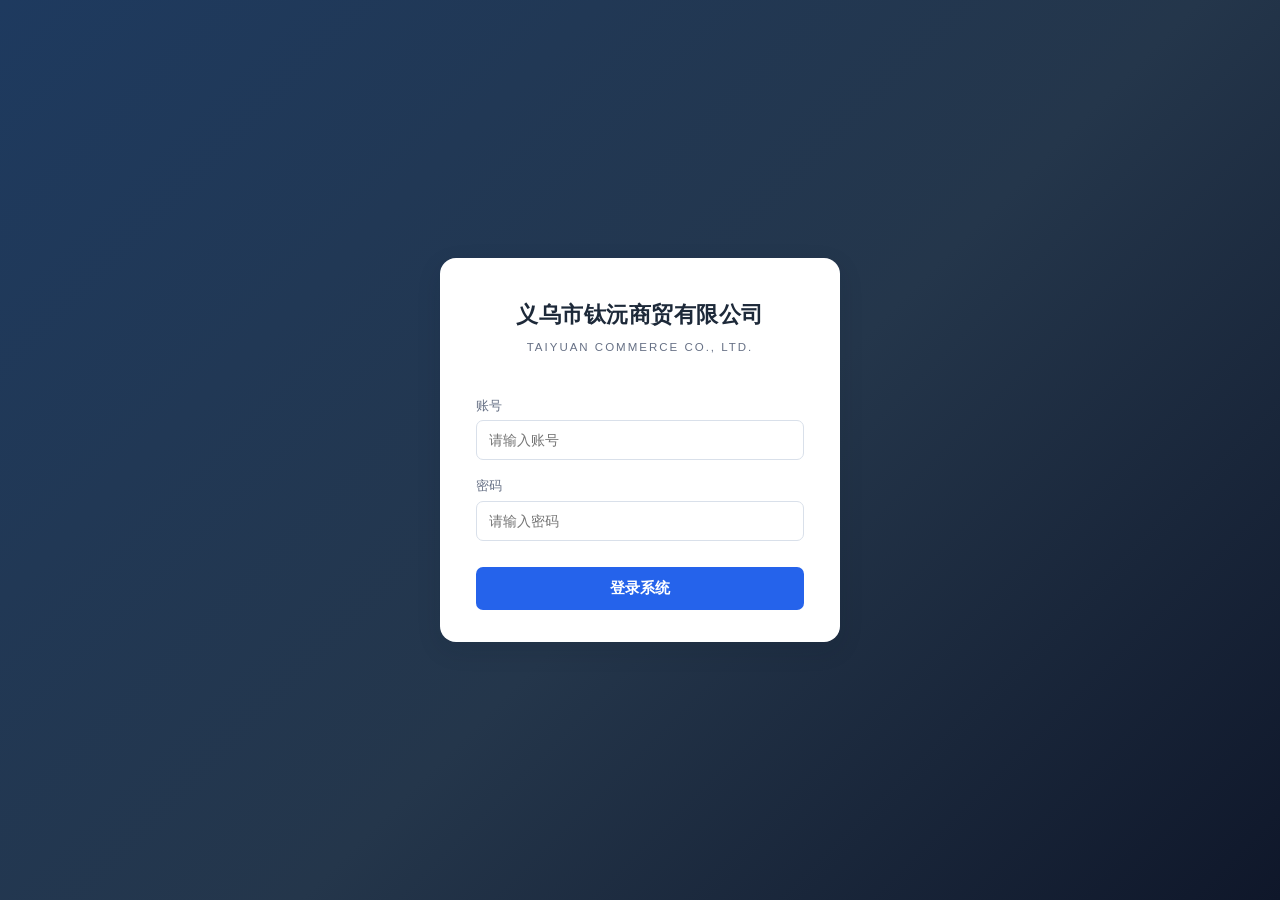
<file: index.html>
<!DOCTYPE html>
<html lang="zh-CN">
<head>
    <meta charset="UTF-8">
    <meta name="viewport" content="width=device-width, initial-scale=1.0">
    <!-- 强制所有设备每次打开都拉取最新代码：JS/CSS 引用带版本参数，旧缓存命中时版本不匹配会重新下载 -->
    <title>义乌市钛沅商贸有限公司 ERP 系统</title>
    <link rel="stylesheet" href="css/style.css?v=20260922b">
    <!-- 网页小图示：钛沅 TY 品牌标志（favicon.ico 兼容旧浏览器，PNG 供现代浏览器取高解析度，apple-touch-icon 供 iOS 加入主画面） -->
    <link rel="icon" href="favicon.ico?v=20260922b" sizes="any">
    <link rel="icon" type="image/png" sizes="32x32" href="favicon-32x32.png?v=20260922b">
    <link rel="icon" type="image/png" sizes="16x16" href="favicon-16x16.png?v=20260922b">
    <link rel="apple-touch-icon" sizes="180x180" href="apple-touch-icon.png?v=20260922b">
</head>
<body>
    <div id="app"></div>
    <div class="toast-wrap" id="toastWrap"></div>
    <script src="js/store.js?v=20260922b"></script>
    <script src="js/app.js?v=20260922b"></script>
    <script src="js/pages-daily.js?v=20260922b"></script>
    <script src="js/pages-finance.js?v=20260922b"></script>
    <script src="js/pages-master.js?v=20260922b"></script>
    <script src="js/pages-system.js?v=20260922b"></script>
    <script src="js/pages-attendance.js?v=20260922b"></script>
    <script src="js/pages-bookkeeping.js?v=20260922b"></script>
    <script src="js/pages-quotation.js?v=20260922b"></script>
    <script src="js/sync.js?v=20260922b"></script>
</body>
</html>
</file>
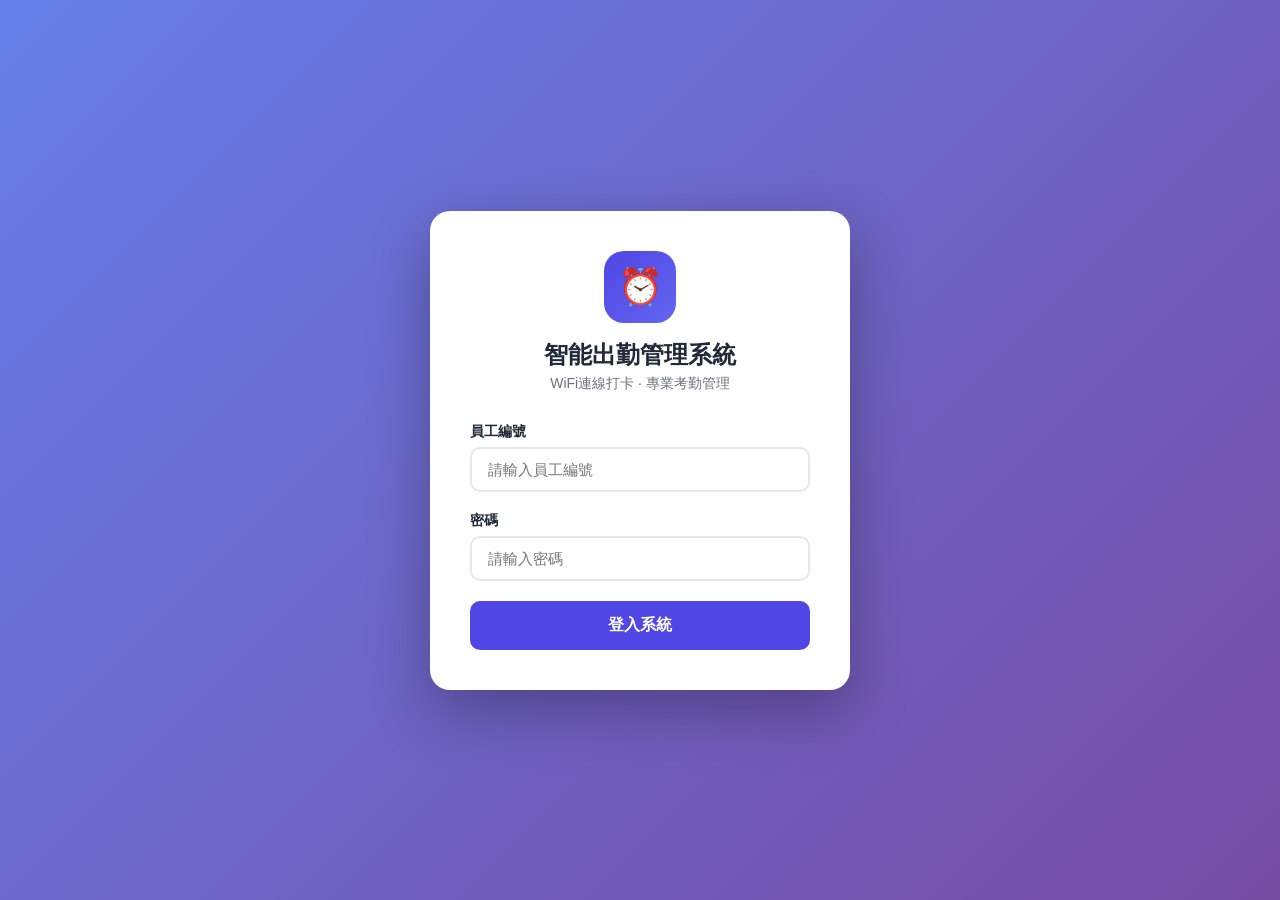
<file: attendance/index.html>
<!DOCTYPE html>
<html lang="zh-TW">
<head>
  <meta charset="UTF-8">
  <meta name="viewport" content="width=device-width, initial-scale=1.0">
  <meta name="description" content="專業WiFi打卡出勤管理系統，支援IP白名單驗證、即時打卡、考勤記錄與統計分析">
  <!-- v2.12：防止手機瀏覽器快取舊版 HTML — 這是手機同步失敗的最大根因 -->
  <meta http-equiv="Cache-Control" content="no-cache, no-store, must-revalidate">
  <meta http-equiv="Pragma" content="no-cache">
  <meta http-equiv="Expires" content="0">
  <link rel="icon" href="data:image/svg+xml,<svg xmlns='http://www.w3.org/2000/svg' viewBox='0 0 100 100'><text y='.9em' font-size='90'>⏰</text></svg>">
  <title>智能出勤管理系統 | WiFi打卡</title>
  <style>
    * { margin: 0; padding: 0; box-sizing: border-box; }
    :root {
      --primary: #4f46e5; --primary-dark: #4338ca; --primary-light: #6366f1;
      --success: #10b981; --success-dark: #059669; --danger: #ef4444; --warning: #f59e0b;
      --bg: #f0f2f5; --card-bg: #ffffff; --text: #1f2937; --text-secondary: #6b7280;
      --border: #e5e7eb; --shadow: 0 1px 3px rgba(0,0,0,0.1), 0 1px 2px rgba(0,0,0,0.06);
      --shadow-lg: 0 10px 15px -3px rgba(0,0,0,0.1), 0 4px 6px -2px rgba(0,0,0,0.05);
      --radius: 12px;
    }
    body { font-family: -apple-system, BlinkMacSystemFont, 'Segoe UI', 'Noto Sans TC', Roboto, sans-serif; background: var(--bg); color: var(--text); min-height: 100vh; }

    /* Login */
    .login-page { min-height: 100vh; display: flex; align-items: center; justify-content: center; background: linear-gradient(135deg, #667eea 0%, #764ba2 100%); padding: 20px; }
    .login-card { background: var(--card-bg); border-radius: 20px; padding: 40px; width: 100%; max-width: 420px; box-shadow: 0 20px 60px rgba(0,0,0,0.3); }
    .login-logo { text-align: center; margin-bottom: 30px; }
    .login-logo .icon { width: 72px; height: 72px; background: linear-gradient(135deg, var(--primary), var(--primary-light)); border-radius: 20px; display: inline-flex; align-items: center; justify-content: center; font-size: 36px; margin-bottom: 16px; }
    .login-logo h1 { font-size: 24px; font-weight: 700; }
    .login-logo p { font-size: 14px; color: var(--text-secondary); margin-top: 4px; }
    .form-group { margin-bottom: 20px; }
    .form-group label { display: block; font-size: 14px; font-weight: 600; margin-bottom: 6px; }
    .form-group input, .form-group select { width: 100%; padding: 12px 16px; border: 2px solid var(--border); border-radius: 10px; font-size: 15px; outline: none; transition: border-color 0.2s; }
    .form-group input:focus, .form-group select:focus { border-color: var(--primary); }
    .btn { width: 100%; padding: 14px; border: none; border-radius: 10px; font-size: 16px; font-weight: 600; cursor: pointer; transition: all 0.2s; display: flex; align-items: center; justify-content: center; gap: 8px; }
    .btn-primary { background: var(--primary); color: white; }
    .btn-primary:hover { background: var(--primary-dark); transform: translateY(-1px); }
    .btn-success { background: var(--success); color: white; }
    .btn-success:hover { background: var(--success-dark); }
    .btn-danger { background: var(--danger); color: white; }
    .btn-danger:hover { background: #dc2626; }
    .btn-outline { background: transparent; border: 2px solid var(--border); color: var(--text); }
    .btn-outline:hover { border-color: var(--primary); color: var(--primary); }
    .btn-sm { padding: 8px 16px; font-size: 14px; width: auto; }
    .btn:disabled { opacity: 0.5; cursor: not-allowed; }

    /* Dashboard */
    .dashboard { display: none; min-height: 100vh; }
    .dashboard.active { display: block; }
    .topbar { background: var(--card-bg); border-bottom: 1px solid var(--border); padding: 0 24px; height: 60px; display: flex; align-items: center; justify-content: space-between; position: sticky; top: 0; z-index: 100; box-shadow: var(--shadow); }
    .topbar-left { display: flex; align-items: center; gap: 16px; }
    .topbar-logo { display: flex; align-items: center; gap: 10px; }
    .topbar-logo .icon { width: 36px; height: 36px; background: linear-gradient(135deg, var(--primary), var(--primary-light)); border-radius: 10px; display: flex; align-items: center; justify-content: center; font-size: 18px; }
    .topbar-logo span { font-size: 18px; font-weight: 700; }
    .topbar-right { display: flex; align-items: center; gap: 12px; }
    .sync-badge { display: flex; align-items: center; gap: 6px; padding: 4px 12px; border-radius: 20px; font-size: 12px; font-weight: 600; cursor: pointer; transition: all 0.2s; white-space: nowrap; }
    .sync-badge:hover { transform: scale(1.05); }
    .sync-badge.synced { background: rgba(34,197,94,0.12); color: var(--success); border: 1px solid rgba(34,197,94,0.3); }
    .sync-badge.syncing { background: rgba(59,130,246,0.12); color: var(--primary); border: 1px solid rgba(59,130,246,0.3); animation: pulse 1.5s infinite; }
    .sync-badge.offline { background: rgba(245,158,11,0.12); color: #f59e0b; border: 1px solid rgba(245,158,11,0.3); }
    .sync-badge.error { background: rgba(239,68,68,0.12); color: var(--danger); border: 1px solid rgba(239,68,68,0.3); }
    .sync-badge .dot { width: 8px; height: 8px; border-radius: 50%; display: inline-block; }
    .sync-badge.synced .dot { background: var(--success); }
    .sync-badge.syncing .dot { background: var(--primary); }
    .sync-badge.offline .dot { background: #f59e0b; }
    .sync-badge.error .dot { background: var(--danger); }
    @keyframes pulse { 0%,100% { opacity: 1; } 50% { opacity: 0.6; } }
    .sync-warning { background: linear-gradient(135deg, #fef3c7, #fde68a); border: 1px solid #f59e0b; border-radius: 10px; padding: 12px 16px; margin-bottom: 16px; display: flex; align-items: center; gap: 12px; font-size: 14px; }
    .user-info { display: flex; align-items: center; gap: 8px; padding: 6px 12px; background: var(--bg); border-radius: 20px; }
    .user-avatar { width: 32px; height: 32px; border-radius: 50%; background: var(--primary); color: white; display: flex; align-items: center; justify-content: center; font-size: 14px; font-weight: 600; }
    .user-name { font-size: 14px; font-weight: 600; }
    .user-role { font-size: 12px; color: var(--text-secondary); }
    .nav-tabs { display: flex; gap: 4px; }
    .nav-tab { padding: 8px 16px; border-radius: 8px; font-size: 14px; font-weight: 500; cursor: pointer; transition: all 0.2s; border: none; background: transparent; color: var(--text-secondary); }
    .nav-tab:hover { background: var(--bg); }
    .nav-tab.active { background: var(--primary); color: white; }
    .main-content { padding: 24px; max-width: 1200px; margin: 0 auto; }
    .page { display: none; }
    .page.active { display: block; }

    /* Clock */
    .clock-container { display: flex; flex-direction: column; align-items: center; gap: 24px; }
    .clock-card { background: var(--card-bg); border-radius: var(--radius); padding: 40px; width: 100%; max-width: 500px; text-align: center; box-shadow: var(--shadow-lg); }
    .clock-time { font-size: 48px; font-weight: 700; font-variant-numeric: tabular-nums; color: var(--primary); margin: 20px 0; }
    .clock-date { font-size: 16px; color: var(--text-secondary); margin-bottom: 24px; }
    .clock-status { display: flex; justify-content: space-around; margin-bottom: 24px; gap: 16px; }
    .status-item { flex: 1; padding: 16px; background: var(--bg); border-radius: 10px; }
    .status-label { font-size: 12px; color: var(--text-secondary); margin-bottom: 4px; }
    .status-value { font-size: 20px; font-weight: 700; font-variant-numeric: tabular-nums; }
    .status-value.success { color: var(--success); }
    .status-value.danger { color: var(--danger); }
    .status-value.pending { color: var(--text-secondary); }
    .clock-buttons { display: flex; gap: 12px; justify-content: center; }
    .clock-buttons .btn { flex: 1; max-width: 200px; }
    .wifi-status { display: flex; align-items: center; justify-content: center; gap: 8px; padding: 12px 20px; border-radius: 10px; font-size: 14px; font-weight: 500; }
    .wifi-status.verified { background: #d1fae5; color: var(--success-dark); }
    .wifi-status.unverified { background: #fee2e2; color: var(--danger); }
    .wifi-status.disabled { background: #f3f4f6; color: var(--text-secondary); }
    .wifi-status.checking { background: #fef3c7; color: #d97706; }

    /* Stats */
    .stats-grid { display: grid; grid-template-columns: repeat(auto-fit, minmax(220px, 1fr)); gap: 16px; margin-bottom: 24px; }
    .stat-card { background: var(--card-bg); border-radius: var(--radius); padding: 20px; box-shadow: var(--shadow); }
    .stat-card .label { font-size: 13px; color: var(--text-secondary); margin-bottom: 8px; }
    .stat-card .value { font-size: 32px; font-weight: 700; }
    .stat-card .icon { width: 48px; height: 48px; border-radius: 12px; display: flex; align-items: center; justify-content: center; font-size: 24px; margin-bottom: 12px; }
    .stat-card.blue .icon { background: #dbeafe; color: #2563eb; }
    .stat-card.green .icon { background: #d1fae5; color: var(--success-dark); }
    .stat-card.orange .icon { background: #fef3c7; color: #d97706; }
    .stat-card.purple .icon { background: #ede9fe; color: #7c3aed; }

    /* Summary cards */
    .summary-grid { display: grid; grid-template-columns: repeat(auto-fit, minmax(140px, 1fr)); gap: 12px; margin-bottom: 20px; }
    .summary-card { background: var(--bg); border-radius: 10px; padding: 16px; text-align: center; }
    .summary-card .val { font-size: 24px; font-weight: 700; }
    .summary-card .lbl { font-size: 12px; color: var(--text-secondary); margin-top: 4px; }

    /* Card & Table */
    .card { background: var(--card-bg); border-radius: var(--radius); padding: 20px; box-shadow: var(--shadow); margin-bottom: 24px; }
    .card-header { display: flex; justify-content: space-between; align-items: center; margin-bottom: 16px; }
    .card-title { font-size: 18px; font-weight: 700; }
    .table-wrapper { overflow-x: auto; }
    table { width: 100%; border-collapse: collapse; }
    th, td { padding: 12px 16px; text-align: left; border-bottom: 1px solid var(--border); font-size: 14px; }
    th { font-weight: 600; color: var(--text-secondary); font-size: 13px; text-transform: uppercase; letter-spacing: 0.5px; }
    tbody tr:hover { background: var(--bg); }
    .badge { display: inline-block; padding: 4px 10px; border-radius: 20px; font-size: 12px; font-weight: 600; }
    .badge-success { background: #d1fae5; color: var(--success-dark); }
    .badge-warning { background: #fef3c7; color: #d97706; }
    .badge-danger { background: #fee2e2; color: var(--danger); }
    .badge-info { background: #dbeafe; color: #2563eb; }

    /* Forms */
    .filter-bar { display: flex; gap: 12px; flex-wrap: wrap; align-items: flex-end; margin-bottom: 20px; }
    .filter-bar .form-group { margin-bottom: 0; flex: 1; min-width: 150px; }
    .search-bar { display: flex; gap: 8px; margin-bottom: 16px; align-items: center; }
    .search-bar input { flex: 1; padding: 10px 16px; border: 2px solid var(--border); border-radius: 10px; font-size: 14px; outline: none; }
    .search-bar input:focus { border-color: var(--primary); }
    .modal-overlay { display: none; position: fixed; top: 0; left: 0; right: 0; bottom: 0; background: rgba(0,0,0,0.5); z-index: 200; align-items: center; justify-content: center; padding: 20px; }
    .modal-overlay.active { display: flex; }
    .modal { background: var(--card-bg); border-radius: var(--radius); padding: 30px; width: 100%; max-width: 480px; box-shadow: var(--shadow-lg); }
    .modal-header { display: flex; justify-content: space-between; align-items: center; margin-bottom: 20px; }
    .modal-title { font-size: 20px; font-weight: 700; }
    .modal-close { width: 32px; height: 32px; border: none; background: var(--bg); border-radius: 8px; cursor: pointer; font-size: 18px; display: flex; align-items: center; justify-content: center; }

    /* Confirm dialog */
    .confirm-overlay { display: none; position: fixed; top: 0; left: 0; right: 0; bottom: 0; background: rgba(0,0,0,0.5); z-index: 250; align-items: center; justify-content: center; padding: 20px; }
    .confirm-overlay.active { display: flex; }
    .confirm-box { background: var(--card-bg); border-radius: var(--radius); padding: 30px; width: 100%; max-width: 380px; text-align: center; box-shadow: var(--shadow-lg); }
    .confirm-box .icon { font-size: 48px; margin-bottom: 16px; }
    .confirm-box .msg { font-size: 16px; margin-bottom: 24px; line-height: 1.5; }
    .confirm-box .btns { display: flex; gap: 12px; }
    .confirm-box .btns .btn { flex: 1; }

    /* Toast */
    .toast-container { position: fixed; top: 80px; right: 24px; z-index: 300; display: flex; flex-direction: column; gap: 8px; max-width: 360px; }
    .toast { padding: 14px 20px; border-radius: 10px; color: white; font-size: 14px; font-weight: 500; box-shadow: var(--shadow-lg); animation: slideIn 0.3s ease; max-width: 360px; }
    .toast.success { background: var(--success); }
    .toast.error { background: var(--danger); }
    .toast.info { background: var(--primary); }
    .toast.warning { background: var(--warning); }
    @keyframes slideIn { from { transform: translateX(100%); opacity: 0; } to { transform: translateX(0); opacity: 1; } }

    /* Responsive */
    @media (max-width: 768px) {
      .nav-tabs { display: none; }
      .main-content { padding: 16px; }
      .clock-time { font-size: 36px; }
      .topbar { padding: 0 12px; }
      .user-name, .user-role { display: none; }
      .filter-bar { flex-direction: column; }
    }
    .mobile-nav { display: none; position: fixed; bottom: 0; left: 0; right: 0; background: var(--card-bg); border-top: 1px solid var(--border); padding: 8px; z-index: 100; }
    .mobile-nav button { flex: 1; padding: 8px 4px; border: none; background: transparent; font-size: 11px; color: var(--text-secondary); cursor: pointer; }
    .mobile-nav button.active { color: var(--primary); font-weight: 600; }
    @media (max-width: 768px) { .mobile-nav { display: flex; justify-content: space-around; } .main-content { padding-bottom: 80px; } }
    .section-title { font-size: 22px; font-weight: 700; margin-bottom: 20px; }
    .empty-state { text-align: center; padding: 40px; color: var(--text-secondary); }
    .empty-state .icon { font-size: 48px; margin-bottom: 12px; }
    .info-banner { padding: 12px 16px; border-radius: 10px; font-size: 13px; margin-bottom: 16px; display: flex; align-items: center; gap: 8px; }
    .info-banner.blue { background: #eff6ff; color: #1e40af; border: 1px solid #bfdbfe; }
    .checkbox-label { display: flex; align-items: center; gap: 8px; cursor: pointer; }
    .checkbox-label input { width: auto; }
    .schedule-row { display: flex; gap: 12px; align-items: flex-end; }
    .schedule-row .form-group { flex: 1; margin-bottom: 0; }
    .hint-text { font-size: 12px; color: var(--text-secondary); margin-top: 4px; }
    .action-btns { display: flex; gap: 6px; }
    .leave-form-grid { display: grid; grid-template-columns: repeat(auto-fit, minmax(180px, 1fr)); gap: 12px; }
    .leave-days-preview { padding: 10px 12px; background: var(--bg); border-radius: 8px; font-weight: 700; color: var(--primary); font-size: 16px; }
    .leave-days-preview.invalid { color: var(--danger); }
    .btn-approve { background: var(--success); color: white; border: none; padding: 6px 12px; border-radius: 6px; cursor: pointer; font-size: 12px; }
    .btn-approve:hover { opacity: 0.85; }
    .btn-reject { background: var(--danger); color: white; border: none; padding: 6px 12px; border-radius: 6px; cursor: pointer; font-size: 12px; }
    .btn-reject:hover { opacity: 0.85; }
    .btn-cancel-leave { background: #e5e7eb; color: #374151; border: none; padding: 6px 12px; border-radius: 6px; cursor: pointer; font-size: 12px; }
    .btn-cancel-leave:hover { background: #d1d5db; }
    .review-note-cell { max-width: 160px; color: var(--text-secondary); font-size: 12px; word-break: break-all; }
  </style>
</head>
<body>

<!-- Login Page -->
<div id="loginPage" class="login-page">
  <div class="login-card">
    <div class="login-logo">
      <div class="icon">⏰</div>
      <h1>智能出勤管理系統</h1>
      <p>WiFi連線打卡 · 專業考勤管理</p>
    </div>
    <form id="loginForm">
      <div class="form-group">
        <label>員工編號</label>
        <input type="text" id="loginEmployeeId" placeholder="請輸入員工編號" required maxlength="20">
      </div>
      <div class="form-group">
        <label>密碼</label>
        <input type="password" id="loginPassword" placeholder="請輸入密碼" required maxlength="50">
      </div>
      <button type="submit" class="btn btn-primary">登入系統</button>
    </form>
  </div>
</div>

<!-- Dashboard -->
<div id="dashboard" class="dashboard">
  <div class="topbar">
    <div class="topbar-left">
      <div class="topbar-logo">
        <div class="icon">⏰</div>
        <span>出勤管理系統</span>
      </div>
      <div class="nav-tabs" id="navTabs">
        <button class="nav-tab active" data-page="clock">打卡</button>
        <button class="nav-tab" data-page="history">我的記錄</button>
        <button class="nav-tab" data-page="leave">請假</button>
        <button class="nav-tab admin-only" data-page="admin-stats" style="display:none">統計概覽</button>
        <button class="nav-tab admin-only" data-page="admin-employees" style="display:none">員工管理</button>
        <button class="nav-tab admin-only" data-page="admin-attendance" style="display:none">考勤記錄</button>
        <button class="nav-tab admin-only" data-page="admin-leave" style="display:none">請假審批</button>
        <button class="nav-tab admin-only" data-page="admin-wifi" style="display:none">WiFi設定</button>
        <button class="nav-tab admin-only" data-page="admin-settings" style="display:none">系統設定</button>
      </div>
    </div>
    <div class="topbar-right">
      <div class="sync-badge offline" id="syncBadge" onclick="quickSync()" title="點擊立即同步">
        <span class="dot"></span>
        <span id="syncBadgeText">同步載入中</span>
      </div>
      <div class="user-info">
        <div class="user-avatar" id="userAvatar">A</div>
        <div>
          <div class="user-name" id="userName">Admin</div>
          <div class="user-role" id="userRole">管理員</div>
        </div>
      </div>
      <button class="btn btn-outline btn-sm" onclick="openChangePasswordModal()">改密碼</button>
      <button class="btn btn-outline btn-sm" onclick="logout()">登出</button>
    </div>
  </div>

  <div class="main-content">
    <div class="sync-warning" id="syncWarningBanner" style="display:none;">
      <span style="font-size:20px;">⚠️</span>
      <span><strong>尚未啟用雲端同步！</strong>手機和電腦的資料不會連動。請到「系統設定 → 雲端同步」建立同步碼，或在另一台裝置輸入同一個同步碼。</span>
      <button class="btn btn-primary btn-sm" onclick="switchPage('admin-settings')" style="margin-left:auto;white-space:nowrap;">前往設定</button>
    </div>
    <!-- Clock Page -->
    <div id="page-clock" class="page active">
      <div class="clock-container">
        <div class="clock-card">
          <div class="clock-date" id="clockDate">載入中...</div>
          <div class="clock-time" id="clockTime">00:00:00</div>
          <div class="wifi-status checking" id="wifiStatus"><span>🔄 正在偵測網路環境...</span></div>
          <div style="margin: 24px 0;">
            <div class="clock-status">
              <div class="status-item">
                <div class="status-label">上班打卡</div>
                <div class="status-value pending" id="clockInTime">--:--</div>
              </div>
              <div class="status-item">
                <div class="status-label">下班打卡</div>
                <div class="status-value pending" id="clockOutTime">--:--</div>
              </div>
              <div class="status-item">
                <div class="status-label">工作時數</div>
                <div class="status-value pending" id="workHours">--</div>
              </div>
            </div>
          </div>
          <div class="clock-buttons">
            <button class="btn btn-success" id="clockInBtn" onclick="clockIn()">上班打卡</button>
            <button class="btn btn-danger" id="clockOutBtn" onclick="clockOut()">下班打卡</button>
          </div>
        </div>
        <div class="info-banner blue">
          <span>ℹ️</span>
          <span>系統會自動偵測您的公共IP位址，只有在管理員設定的IP白名單內才能完成打卡。</span>
        </div>
      </div>
    </div>

    <!-- History Page -->
    <div id="page-history" class="page">
      <div class="section-title">我的考勤記錄</div>
      <div class="summary-grid" id="historySummary">
        <div class="summary-card"><div class="val" id="sumTotalDays" style="color:var(--primary)">-</div><div class="lbl">總打卡天數</div></div>
        <div class="summary-card"><div class="val" id="sumTotalHours" style="color:var(--success)">-</div><div class="lbl">總工作時數</div></div>
        <div class="summary-card"><div class="val" id="sumAvgHours" style="color:#7c3aed">-</div><div class="lbl">平均每日時數</div></div>
        <div class="summary-card"><div class="val" id="sumLateCount" style="color:var(--danger)">-</div><div class="lbl">遲到次數</div></div>
        <div class="summary-card"><div class="val" id="sumLeaveDays" style="color:#1d4ed8">-</div><div class="lbl">請假天數</div></div>
      </div>
      <div class="card">
        <div class="filter-bar">
          <div class="form-group"><label>開始日期</label><input type="date" id="historyStartDate"></div>
          <div class="form-group"><label>結束日期</label><input type="date" id="historyEndDate"></div>
          <button class="btn btn-primary btn-sm" onclick="loadHistory()">查詢</button>
        </div>
        <div class="table-wrapper">
          <table>
            <thead><tr><th>日期</th><th>上班時間</th><th>下班時間</th><th>工作時數</th><th>WiFi驗證</th><th>IP位址</th><th>狀態</th></tr></thead>
            <tbody id="historyTableBody"><tr><td colspan="7" class="empty-state">請點擊查詢載入資料</td></tr></tbody>
          </table>
        </div>
      </div>
    </div>

    <!-- Leave Page (Employee) -->
    <div id="page-leave" class="page">
      <div class="section-title">請假申請</div>
      <div class="card">
        <div class="card-header"><div class="card-title">📝 提出請假申請</div></div>
        <div class="info-banner blue" style="margin-bottom: 20px;">
          <span>ℹ️</span>
          <span>請選擇假別、填寫起訖日期與原因，送出後需由管理員審批核准才算生效。天數將依起訖日期自動計算（含首尾日）。</span>
        </div>
        <div class="leave-form-grid">
          <div class="form-group">
            <label>假別 *</label>
            <select id="leaveTypeSelect">
              <option value="annual">特休（年假）</option>
              <option value="personal">事假</option>
              <option value="sick">病假</option>
              <option value="marriage">婚假</option>
              <option value="bereavement">喪假</option>
              <option value="parental">產假 / 陪產假</option>
              <option value="menstrual">生理假</option>
              <option value="other">其他</option>
            </select>
          </div>
          <div class="form-group">
            <label>開始日期 *</label>
            <input type="date" id="leaveStartDate" onchange="updateLeaveDaysPreview()">
          </div>
          <div class="form-group">
            <label>結束日期 *</label>
            <input type="date" id="leaveEndDate" onchange="updateLeaveDaysPreview()">
          </div>
          <div class="form-group">
            <label>請假天數</label>
            <div class="leave-days-preview" id="leaveDaysPreview">--</div>
          </div>
          <div class="form-group" style="grid-column: 1 / -1;">
            <label>請假原因 *</label>
            <textarea id="leaveReasonInput" rows="3" placeholder="請簡述請假原因..." maxlength="200"></textarea>
          </div>
        </div>
        <button class="btn btn-primary" onclick="submitLeaveRequest()" style="margin-top: 16px;">送出申請</button>
      </div>
      <div class="card" style="margin-top: 20px;">
        <div class="card-header"><div class="card-title">我的請假記錄</div></div>
        <div class="table-wrapper">
          <table>
            <thead><tr><th>申請日期</th><th>假別</th><th>起訖日期</th><th>天數</th><th>原因</th><th>狀態</th><th>操作</th></tr></thead>
            <tbody id="myLeaveTableBody"><tr><td colspan="7" class="empty-state">載入中...</td></tr></tbody>
          </table>
        </div>
      </div>
    </div>

    <!-- Admin Stats -->
    <div id="page-admin-stats" class="page">
      <div class="section-title">統計概覽</div>
      <div class="stats-grid">
        <div class="stat-card blue"><div class="icon">👥</div><div class="label">在職員工數</div><div class="value" id="statTotalEmployees">-</div></div>
        <div class="stat-card green"><div class="icon">✅</div><div class="label">今日已打卡</div><div class="value" id="statClockedIn">-</div></div>
        <div class="stat-card orange"><div class="icon">🕐</div><div class="label">今日待打卡</div><div class="value" id="statNotClockedIn">-</div></div>
        <div class="stat-card purple"><div class="icon">📊</div><div class="label">總考勤記錄</div><div class="value" id="statTotalRecords">-</div></div>
      </div>
      <div class="card">
        <div class="card-header"><div class="card-title">近7日出勤趨勢</div></div>
        <div id="dailyChart" style="height: 200px; display: flex; align-items: flex-end; gap: 12px; padding: 20px 0;"></div>
      </div>
      <div class="card">
        <div class="card-header"><div class="card-title">今日部門出勤</div></div>
        <div class="table-wrapper">
          <table><thead><tr><th>部門</th><th>打卡人數</th><th>記錄數</th></tr></thead>
          <tbody id="deptTableBody"><tr><td colspan="3" class="empty-state">載入中...</td></tr></tbody></table>
        </div>
      </div>
    </div>

    <!-- Admin Employees -->
    <div id="page-admin-employees" class="page">
      <div class="card-header" style="margin-bottom: 20px;">
        <div class="section-title" style="margin: 0;">員工管理</div>
        <button class="btn btn-primary btn-sm" onclick="showAddEmployeeModal()">+ 新增員工</button>
      </div>
      <div class="card">
        <div class="search-bar">
          <input type="text" id="employeeSearchInput" placeholder="搜尋員工編號或姓名..." oninput="loadEmployees()">
        </div>
        <div class="table-wrapper">
          <table><thead><tr><th>員工編號</th><th>姓名</th><th>部門</th><th>角色</th><th>狀態</th><th>今日</th><th>建立時間</th><th>操作</th></tr></thead>
          <tbody id="employeesTableBody"><tr><td colspan="8" class="empty-state">載入中...</td></tr></tbody>
          </table>
        </div>
      </div>
    </div>

    <!-- Admin Attendance -->
    <div id="page-admin-attendance" class="page">
      <div class="section-title">考勤記錄管理</div>
      <div class="card">
        <div class="filter-bar">
          <div class="form-group"><label>開始日期</label><input type="date" id="adminAttStartDate"></div>
          <div class="form-group"><label>結束日期</label><input type="date" id="adminAttEndDate"></div>
          <div class="form-group"><label>員工編號</label><input type="text" id="adminAttEmployeeId" placeholder="留空查全部"></div>
          <button class="btn btn-primary btn-sm" onclick="loadAdminAttendance()">查詢</button>
          <button class="btn btn-outline btn-sm" onclick="exportCSV()">匯出CSV</button>
        </div>
        <div class="table-wrapper">
          <table><thead><tr><th>日期</th><th>員工編號</th><th>姓名</th><th>部門</th><th>上班</th><th>下班</th><th>工作時數</th><th>WiFi</th><th>IP</th><th>狀態</th></tr></thead>
          <tbody id="adminAttTableBody"><tr><td colspan="10" class="empty-state">請點擊查詢載入資料</td></tr></tbody></table>
        </div>
      </div>
    </div>

    <!-- Admin Leave Approval -->
    <div id="page-admin-leave" class="page">
      <div class="section-title">請假審批管理</div>
      <div class="summary-grid" style="margin-bottom: 20px;">
        <div class="summary-card"><div class="val" id="leavePendingCount" style="color:#f59e0b">-</div><div class="lbl">待審批</div></div>
        <div class="summary-card"><div class="val" id="leaveApprovedMonth" style="color:var(--success)">-</div><div class="lbl">本月核准天數</div></div>
        <div class="summary-card"><div class="val" id="leaveReqMonth" style="color:var(--primary)">-</div><div class="lbl">本月申請件數</div></div>
        <div class="summary-card"><div class="val" id="leaveTotal" style="color:#7c3aed">-</div><div class="lbl">累計申請</div></div>
      </div>
      <div class="card">
        <div class="filter-bar">
          <div class="form-group"><label>狀態</label>
            <select id="adminLeaveStatusFilter">
              <option value="">全部狀態</option>
              <option value="pending">⏳ 待審批</option>
              <option value="approved">✅ 已核准</option>
              <option value="rejected">❌ 已拒絕</option>
              <option value="cancelled">🚫 已取消</option>
            </select>
          </div>
          <div class="form-group"><label>員工編號</label><input type="text" id="adminLeaveEmpFilter" placeholder="留空查全部"></div>
          <div class="form-group"><label>開始日期</label><input type="date" id="adminLeaveStartDate"></div>
          <div class="form-group"><label>結束日期</label><input type="date" id="adminLeaveEndDate"></div>
          <button class="btn btn-primary btn-sm" onclick="loadAdminLeaves()">查詢</button>
        </div>
        <div class="table-wrapper">
          <table>
            <thead><tr><th>申請人</th><th>部門</th><th>假別</th><th>起訖日期</th><th>天數</th><th>原因</th><th>狀態</th><th>申請時間</th><th>審批</th></tr></thead>
            <tbody id="adminLeaveTableBody"><tr><td colspan="9" class="empty-state">請點擊查詢載入資料</td></tr></tbody>
          </table>
        </div>
      </div>
    </div>

    <!-- Admin WiFi Settings -->
    <div id="page-admin-wifi" class="page">
      <div class="section-title">WiFi打卡設定</div>
      <div class="card">
        <div class="info-banner blue">
          <span>ℹ️</span>
          <span>設定允許打卡的IP位址清單。當員工打卡時，系統會檢查其公共IP是否在清單中。多個IP用逗號分隔，支援萬用字元（如 203.0.113.*）。</span>
        </div>
        <div class="info-banner" style="background:#fff7ed; color:#9a3412; border:1px solid #fed7aa;">
          <span>👑</span>
          <span>管理員不受此限制 — 隨時隨地（含手機、出差在外）都可查看員工出勤與打卡。</span>
        </div>
        <div id="currentIPDisplay" style="margin-bottom: 20px; padding: 16px; background: var(--bg); border-radius: 10px;">
          <strong>您目前的公共IP位址：</strong><span id="adminCurrentIP" style="font-family: monospace; font-size: 16px; color: var(--primary);">載入中...</span>
          <button class="btn btn-outline btn-sm" style="margin-left: 12px;" onclick="addCurrentIP()">加入白名單</button>
        </div>
        <div class="form-group">
          <label>WiFi網路名稱</label>
          <input type="text" id="wifiNameInput" placeholder="例如：公司辦公室WiFi" maxlength="50">
        </div>
        <div class="form-group">
          <label>允許打卡的IP位址清單</label>
          <input type="text" id="allowedIPsInput" placeholder="例如：203.0.113.45, 203.0.113.*">
          <div class="hint-text">留空 = 允許所有IP（不限制）。多個IP用逗號分隔。</div>
        </div>
        <div class="form-group">
          <label class="checkbox-label"><input type="checkbox" id="wifiEnabledInput"> 啟用WiFi打卡驗證</label>
        </div>
        <button class="btn btn-primary" onclick="saveWifiSettings()">儲存設定</button>
      </div>
    </div>

    <!-- Admin System Settings -->
    <div id="page-admin-settings" class="page">
      <div class="section-title">系統設定</div>
      <div class="card">
        <div class="card-header"><div class="card-title">工作排班設定</div></div>
        <div class="info-banner blue">
          <span>ℹ️</span>
          <span>設定標準上下班時間，系統會自動判定遲到與早退。留空則不進行判定。</span>
        </div>
        <div class="schedule-row" style="margin-bottom: 20px;">
          <div class="form-group"><label>標準上班時間</label><input type="time" id="scheduleStartTime" value="09:00"></div>
          <div class="form-group"><label>標準下班時間</label><input type="time" id="scheduleEndTime" value="18:00"></div>
        </div>
        <div class="form-group">
          <label class="checkbox-label"><input type="checkbox" id="scheduleEnabled" checked> 啟用遲到/早退判定</label>
        </div>
        <button class="btn btn-primary" onclick="saveScheduleSettings()">儲存排班設定</button>
      </div>
      <div class="card">
        <div class="card-header"><div class="card-title">資料備份與還原</div></div>
        <div class="info-banner blue">
          <span>ℹ️</span>
          <span>定期匯出資料作為備份。還原操作會覆蓋目前所有資料，請謹慎使用。</span>
        </div>
        <div class="action-btns" style="gap:12px;">
          <button class="btn btn-outline btn-sm" onclick="exportFullData()" style="flex:1;">📥 匯出全部資料(JSON)</button>
          <button class="btn btn-outline btn-sm" onclick="document.getElementById('importFileInput').click()" style="flex:1;">📤 還原資料(JSON)</button>
          <input type="file" id="importFileInput" accept=".json" style="display:none" onchange="importFullData(event)">
        </div>
      </div>
      <div class="card">
        <div class="card-header"><div class="card-title">☁️ 雲端同步（跨裝置）</div></div>
        <div class="info-banner blue">
          <span>ℹ️</span>
          <span>把資料同步到免費雲端空間，<strong>所有紀錄不會遺失</strong>。啟用後<strong>每 30 秒自動同步</strong>、手機切回畫面立即同步，<strong>同步後系統裡所有項目（員工、考勤、統計、WiFi、排班）都會自動更新</strong>。換裝置步驟：① 在此頁點「複製連結」→ ② 在手機瀏覽器開啟該連結 → ③ 自動連接完成。</span>
        </div>
        <div id="syncStatusBox" style="padding:14px 16px;background:var(--bg);border-radius:10px;margin-bottom:16px;font-size:14px;">
          <span id="syncStatusText">載入中...</span>
        </div>
        <div id="syncCodeSection" style="display:none;margin-bottom:16px;">
          <div class="form-group">
            <label>您的同步碼（在另一台裝置輸入即可同步同一份資料）</label>
            <div style="display:flex;gap:8px;">
              <input type="text" id="syncCodeDisplay" readonly style="flex:1;font-family:monospace;letter-spacing:1px;font-size:13px;">
              <button class="btn btn-outline btn-sm" onclick="copySyncCode()">複製碼</button>
              <button class="btn btn-outline btn-sm" onclick="copySyncLink()">複製連結</button>
            </div>
            <div class="hint-text">也可在另一台裝置的瀏覽器網址列直接貼上「複製連結」，開啟即自動連接同步。</div>
          </div>
          <div class="action-btns" style="gap:12px;margin-top:12px;">
            <button class="btn btn-outline btn-sm" onclick="manualSync()" style="flex:1;">🔄 立即同步</button>
            <button class="btn btn-outline btn-sm" onclick="deepSync()" style="flex:1;">📥 深度同步</button>
            <button class="btn btn-outline btn-sm" onclick="testCloudConnection()" style="flex:1;">🧪 測試連線</button>
            <button class="btn btn-outline btn-sm" onclick="resetSyncState()" style="flex:1;color:var(--warning);border:1.5px solid var(--warning);">🔧 重置狀態</button>
            <button class="btn btn-outline btn-sm" onclick="disconnectSync()" style="flex:1;color:var(--danger);border:1.5px solid var(--danger);">斷開同步</button>
          </div>
        </div>
        <div id="syncConnectSection">
          <!-- v3.0: GitHub Token 設定 — 用於雲端同步推播 -->
          <div class="form-group" id="tokenSection" style="background:#fef3c7;padding:12px;border-radius:8px;margin-bottom:12px;">
            <label style="font-size:13px;color:#92400e;">🔑 GitHub Token（雲端同步所需，<strong>設定一次即永久記住</strong>，換裝置/瀏覽器才需重新輸入）</label>
            <div style="display:flex;gap:8px;margin-top:6px;">
              <input type="password" id="githubTokenInput" placeholder="ghp_... 或 gho_..." style="flex:1;font-family:monospace;font-size:13px;">
              <button class="btn btn-outline btn-sm" id="tokenToggleBtn" onclick="toggleTokenVisibility()" title="顯示/隱藏 Token">👁</button>
              <button class="btn btn-primary btn-sm" onclick="saveGitHubTokenUI()">儲存</button>
              <button class="btn btn-outline btn-sm" onclick="clearGitHubTokenUI()" title="清除已儲存的 Token">🗑</button>
            </div>
            <div style="font-size:11px;color:#92400e;margin-top:4px;">
              <span id="tokenStatus">尚未設定</span> ·
              <a href="https://github.com/settings/tokens/new?scopes=repo&description=Attendance-Sync" target="_blank" style="color:#92400e;text-decoration:underline;">按此建立 Token</a>
              · 設定後即可建立/連接同步
            </div>
          </div>
          <div class="form-group">
            <label>在另一台裝置使用此系統？輸入同步碼連接，或按「自動尋找」</label>
            <div style="display:flex;gap:8px;">
              <input type="text" id="syncCodeInput" placeholder="貼上同步碼" style="flex:1;font-family:monospace;" maxlength="64">
              <button class="btn btn-primary" onclick="connectCloudSync()">連接</button>
            </div>
            <div style="margin-top:8px;">
              <button class="btn btn-outline btn-sm" onclick="autoFindSyncCode(false)" id="autoFindBtn" style="width:100%;">🔗 自動尋找雲端同步碼並連接（免輸入）</button>
            </div>
          </div>
          <button class="btn btn-outline btn-sm" onclick="createCloudSync()" style="margin-top:12px;">✨ 建立雲端同步（取得同步碼）</button>
        </div>
        <div class="hint-text" id="syncHint" style="margin-top:10px;">同步碼等同於資料庫鑰匙，請妥善保管，勿隨意分享。免費雲端空間有容量與每月請求次數限制，請定期使用「匯出全部資料」備份。</div>
        <div id="syncLogSection" style="margin-top:16px;display:none;">
          <div style="font-size:13px;font-weight:600;color:var(--text-secondary);margin-bottom:6px;">📋 最近同步紀錄（調試用）</div>
          <div id="syncLogBox" style="background:var(--bg);border-radius:8px;padding:10px;max-height:180px;overflow-y:auto;font-size:12px;"></div>
        </div>
      </div>
      <div class="card">
        <div class="card-header"><div class="card-title">系統資訊</div></div>
        <table style="margin-bottom: 0;">
          <tr><td style="width:200px;color:var(--text-secondary)">系統版本</td><td>v3.7 專業版 <span style="font-size:11px;color:var(--text-secondary);">(build 2026-08-16)</span></td></tr>
          <tr><td style="color:var(--text-secondary)">資料儲存方式</td><td>瀏覽器 localStorage + ☁️ 雲端同步</td></tr>
          <tr><td style="color:var(--text-secondary)">管理員權限</td><td>不受WiFi管制，隨時隨地使用</td></tr>
          <tr><td style="color:var(--text-secondary)">IP偵測服務</td><td>ipify.org / httpbin.org</td></tr>
          <tr><td style="color:var(--text-secondary)">Session 逾時</td><td>8 小時自動登出</td></tr>
        </table>
      </div>
    </div>
  </div>

  <div class="mobile-nav" id="mobileNav">
    <button class="active" data-page="clock">打卡</button>
    <button data-page="history">記錄</button>
    <button data-page="leave">請假</button>
    <button class="admin-only" data-page="admin-stats" style="display:none">統計</button>
    <button class="admin-only" data-page="admin-employees" style="display:none">員工</button>
    <button class="admin-only" data-page="admin-attendance" style="display:none">考勤</button>
    <button class="admin-only" data-page="admin-leave" style="display:none">假單</button>
    <button class="admin-only" data-page="admin-wifi" style="display:none">WiFi</button>
    <button class="admin-only" data-page="admin-settings" style="display:none">設定</button>
  </div>
</div>

<!-- Add Employee Modal -->
<div class="modal-overlay" id="addEmployeeModal">
  <div class="modal">
    <div class="modal-header">
      <div class="modal-title">新增員工</div>
      <button class="modal-close" onclick="closeModal('addEmployeeModal')">&times;</button>
    </div>
    <form id="addEmployeeForm">
      <div class="form-group"><label>員工編號 *</label><input type="text" id="newEmployeeId" required placeholder="例如：EMP001" maxlength="20"></div>
      <div class="form-group"><label>姓名 *</label><input type="text" id="newEmployeeName" required placeholder="員工姓名" maxlength="30"></div>
      <div class="form-group"><label>密碼 *</label><input type="password" id="newEmployeePassword" required placeholder="初始密碼" maxlength="50"></div>
      <div class="form-group"><label>部門</label><input type="text" id="newEmployeeDept" placeholder="例如：研發部" maxlength="30"></div>
      <div class="form-group"><label>角色</label><select id="newEmployeeRole"><option value="employee">一般員工</option><option value="admin">管理員</option></select></div>
      <button type="submit" class="btn btn-primary">建立帳號</button>
    </form>
  </div>
</div>

<!-- Change Password Modal -->
<div class="modal-overlay" id="changePasswordModal">
  <div class="modal">
    <div class="modal-header">
      <div class="modal-title">修改密碼</div>
      <button class="modal-close" onclick="closeModal('changePasswordModal')">&times;</button>
    </div>
    <form id="changePasswordForm">
      <div class="form-group"><label>目前密碼 *</label><input type="password" id="oldPassword" required placeholder="請輸入目前密碼" maxlength="50"></div>
      <div class="form-group"><label>新密碼 *</label><input type="password" id="newPassword" required placeholder="請輸入新密碼" minlength="4" maxlength="50"></div>
      <div class="form-group"><label>確認新密碼 *</label><input type="password" id="confirmPassword" required placeholder="再次輸入新密碼" maxlength="50"></div>
      <button type="submit" class="btn btn-primary">確認修改</button>
    </form>
  </div>
</div>

<!-- Reset Password Modal -->
<div class="modal-overlay" id="resetPasswordModal">
  <div class="modal">
    <div class="modal-header">
      <div class="modal-title">重設員工密碼</div>
      <button class="modal-close" onclick="closeModal('resetPasswordModal')">&times;</button>
    </div>
    <form id="resetPasswordForm">
      <div class="form-group"><label>員工</label><input type="text" id="resetEmpDisplay" disabled></div>
      <div class="form-group"><label>新密碼 *</label><input type="password" id="resetNewPassword" required placeholder="請輸入新密碼" minlength="4" maxlength="50"></div>
      <button type="submit" class="btn btn-primary">重設密碼</button>
    </form>
  </div>
</div>

<!-- Confirm Dialog -->
<div class="confirm-overlay" id="confirmDialog">
  <div class="confirm-box">
    <div class="icon" id="confirmIcon">⚠️</div>
    <div class="msg" id="confirmMsg">確定要執行此操作嗎？</div>
    <div class="btns">
      <button class="btn btn-outline" onclick="closeConfirm()">取消</button>
      <button class="btn btn-danger" id="confirmOkBtn">確定</button>
    </div>
  </div>
</div>

<div class="toast-container" id="toastContainer"></div>

<script>
// ===== Data Layer (localStorage) =====
const DB_KEY = 'attendance_system_db';
const SESSION_KEY = 'attendance_session';
const SESSION_TIMEOUT = 8 * 60 * 60 * 1000; // 8 hours
const LOGIN_MAX_ATTEMPTS = 5;
const LOGIN_LOCKOUT_MS = 5 * 60 * 1000; // 5 minutes

let db = loadDB();
let currentUser = null;
let currentIP = null;
let loginAttempts = {};
let confirmCallback = null;

function loadDB() {
  try {
    const raw = localStorage.getItem(DB_KEY);
    if (raw) {
      const parsed = JSON.parse(raw);
      // Migration: ensure all required fields exist
      if (!parsed.wifiSettings) parsed.wifiSettings = { allowed_ips: '', wifi_name: 'Office WiFi', enabled: false };
      if (!parsed.schedule) parsed.schedule = { start_time: '09:00', end_time: '18:00', enabled: true };
      if (!parsed.attendance) parsed.attendance = [];
      if (!parsed.employees) parsed.employees = [];
      // v3.5: leave_requests (請假申請)
      if (!parsed.leave_requests) parsed.leave_requests = [];
      // v3.7: deleted_employees (已刪除員工名單，防止雲端同步復活)
      if (!parsed.deleted_employees) parsed.deleted_employees = [];
      if (!parsed.nextEmpId) parsed.nextEmpId = parsed.employees.length + 1;
      if (!parsed.nextAttId) parsed.nextAttId = parsed.attendance.length + 1;
      // Migration: add updated_at for cloud sync merge correctness
      const nowISO = new Date().toISOString();
      (parsed.employees || []).forEach(function(e) { if (!e.updated_at) e.updated_at = nowISO; });
      (parsed.attendance || []).forEach(function(a) { if (!a.updated_at) a.updated_at = nowISO; });
      (parsed.leave_requests || []).forEach(function(l) { if (!l.updated_at) l.updated_at = nowISO; });
      return parsed;
    }
  } catch(e) {}
  const now = new Date().toLocaleString('zh-TW');
  const defaultDB = {
    employees: [{
      id: 1, employee_id: 'admin', name: 'System Admin',
      password: 'admin123', department: 'Management',
      role: 'admin', created_at: now, active: 1
    }],
    attendance: [],
    leave_requests: [],
    deleted_employees: [],
    wifiSettings: { allowed_ips: '', wifi_name: 'Office WiFi', enabled: false },
    schedule: { start_time: '09:00', end_time: '18:00', enabled: true },
    nextEmpId: 2, nextAttId: 1
  };
  localStorage.setItem(DB_KEY, JSON.stringify(defaultDB));
  return defaultDB;
}

let syncTimer = null;
let syncPending = false;      // true = 本機有尚未上傳雲端的變更
let syncRetryTimer = null;    // 推播失敗的自動重試計時器
function saveDB() {
  localStorage.setItem(DB_KEY, JSON.stringify(db));
  syncPending = true;
  // Cloud sync: debounce so rapid changes (e.g. clock ticks) don't spam the API
  if (syncTimer) clearTimeout(syncTimer);
  syncTimer = setTimeout(function() { if (getSyncKey()) pushToCloud(true); }, 2000);
}

// ===== HTML Escape (prevent XSS) =====
function esc(str) {
  if (str === null || str === undefined) return '';
  return String(str)
    .replace(/&/g, '&amp;')
    .replace(/</g, '&lt;')
    .replace(/>/g, '&gt;')
    .replace(/"/g, '&quot;')
    .replace(/'/g, '&#39;');
}

function trim(v) {
  return v ? String(v).trim() : '';
}

// ===== Authorization Guard =====
function requireAdmin() {
  if (!currentUser || currentUser.role !== 'admin') {
    showToast('權限不足！此功能僅限管理員使用。', 'error');
    return false;
  }
  return true;
}

function requireLogin() {
  if (!currentUser) {
    showToast('請先登入', 'error');
    return false;
  }
  return true;
}

// ===== IP Detection =====
async function detectIP() {
  try {
    const res = await fetch('https://api.ipify.org?format=json');
    const data = await res.json();
    return data.ip;
  } catch(e) {
    try {
      const res2 = await fetch('https://httpbin.org/ip');
      const data2 = await res2.json();
      return data2.origin;
    } catch(e2) {
      return 'unknown';
    }
  }
}

function isIPAllowed(ip, allowedIPsStr) {
  if (!allowedIPsStr || allowedIPsStr.trim() === '') return true;
  if (!ip || ip === 'unknown') return false;
  const allowed = allowedIPsStr.split(',').map(s => s.trim()).filter(s => s);
  return allowed.some(a => {
    if (a === ip) return true;
    if (a.includes('*')) {
      const pattern = a.replace(/\./g, '\\.').replace(/\*/g, '.*');
      return new RegExp('^' + pattern + '$').test(ip);
    }
    return false;
  });
}

// ===== Late / Early Calculation =====
function calcAttendanceStatus(clockIn, clockOut) {
  const schedule = db.schedule;
  if (!schedule || !schedule.enabled || !clockIn) return 'normal';
  let status = 'normal';
  if (schedule.start_time && clockIn > schedule.start_time) status = 'late';
  if (clockOut && schedule.end_time && clockOut < schedule.end_time) {
    status = status === 'late' ? 'late_early' : 'early';
  }
  return status;
}

// v3.4：計算工作時數（下班 - 上班），回傳 { text, hours } 或 null（未打完整卡）
function calcWorkHours(record) {
  if (!record || !record.clock_in || !record.clock_out || !record.date) return null;
  const inT = new Date(record.date + 'T' + record.clock_in);
  const outT = new Date(record.date + 'T' + record.clock_out);
  let diffMs = outT - inT;
  if (isNaN(diffMs) || diffMs < 0) return null; // 時間異常（含跨日負值）
  const totalMin = Math.round(diffMs / 60000);
  const h = Math.floor(totalMin / 60);
  const m = totalMin % 60;
  let text;
  if (h === 0) text = m + '分';
  else if (m === 0) text = h + '小時';
  else text = h + '小時' + m + '分';
  return { text: text, hours: totalMin / 60, minutes: totalMin };
}

// ===== Leave Management (v3.5) =====
const LEAVE_TYPES = {
  annual: '特休',
  personal: '事假',
  sick: '病假',
  marriage: '婚假',
  bereavement: '喪假',
  parental: '產假/陪產假',
  menstrual: '生理假',
  other: '其他'
};

function leaveTypeText(t) { return LEAVE_TYPES[t] || (t ? String(t) : '--'); }

// 計算請假天數（含首尾日），日期不合法或結束早於開始回傳 0
function calcLeaveDays(startDate, endDate) {
  if (!startDate || !endDate) return 0;
  const s = new Date(startDate + 'T00:00:00');
  const e = new Date(endDate + 'T00:00:00');
  if (isNaN(s.getTime()) || isNaN(e.getTime()) || e < s) return 0;
  return Math.round((e - s) / 86400000) + 1;
}

function leaveStatusBadge(status) {
  const map = {
    'pending': '<span class="badge badge-warning">⏳ 待審批</span>',
    'approved': '<span class="badge badge-success">✅ 已核准</span>',
    'rejected': '<span class="badge badge-danger">❌ 已拒絕</span>',
    'cancelled': '<span class="badge" style="background:#e5e7eb;color:#6b7280">🚫 已取消</span>'
  };
  return map[status] || esc(status);
}

// v3.6: 將已核准假單展開為逐日紀錄（供考勤表格 / 我的紀錄 / CSV 匯出共用）
// 回傳 [{date, leave_type, leave_id, employee_id, employee_name, department}]
function getApprovedLeaveDays(employeeId, startDate, endDate) {
  var result = [];
  var approved = (db.leave_requests || []).filter(function(l) { return l.status === 'approved'; });
  if (employeeId) approved = approved.filter(function(l) { return l.employee_id === employeeId; });
  approved.forEach(function(l) {
    if (!l.start_date || !l.end_date) return;
    var sp = l.start_date.split('-');
    var ep = l.end_date.split('-');
    var cur = new Date(parseInt(sp[0]), parseInt(sp[1]) - 1, parseInt(sp[2]));
    var endD = new Date(parseInt(ep[0]), parseInt(ep[1]) - 1, parseInt(ep[2]));
    while (cur <= endD) {
      var ds = cur.getFullYear() + '-' + String(cur.getMonth() + 1).padStart(2, '0') + '-' + String(cur.getDate()).padStart(2, '0');
      if (startDate && ds < startDate) { cur.setDate(cur.getDate() + 1); continue; }
      if (endDate && ds > endDate) break;
      result.push({ date: ds, leave_type: l.leave_type || l.type, leave_id: l.id, employee_id: l.employee_id, employee_name: l.employee_name || '', department: l.department || '' });
      cur.setDate(cur.getDate() + 1);
    }
  });
  return result;
}

// 請假日期 badge（用於考勤表格顯示）
function leaveDayBadge(type) {
  return '<span class="badge" style="background:#dbeafe;color:#1d4ed8">' + esc(leaveTypeText(type)) + '</span>';
}

// 天數預覽（申請表單）
function updateLeaveDaysPreview() {
  const el = document.getElementById('leaveDaysPreview');
  if (!el) return;
  const s = document.getElementById('leaveStartDate').value;
  const e = document.getElementById('leaveEndDate').value;
  if (!s || !e) { el.textContent = '--'; el.classList.remove('invalid'); return; }
  const days = calcLeaveDays(s, e);
  if (days <= 0) { el.textContent = '日期有誤（結束須 ≥ 開始）'; el.classList.add('invalid'); }
  else { el.textContent = days + ' 天'; el.classList.remove('invalid'); }
}

// 員工：送出請假申請
function submitLeaveRequest() {
  if (!requireLogin()) return;
  const type = document.getElementById('leaveTypeSelect').value;
  const startDate = document.getElementById('leaveStartDate').value;
  const endDate = document.getElementById('leaveEndDate').value;
  const reason = trim(document.getElementById('leaveReasonInput').value);
  if (!type) { showToast('請選擇假別', 'warning'); return; }
  if (!startDate || !endDate) { showToast('請選擇請假起訖日期', 'warning'); return; }
  const days = calcLeaveDays(startDate, endDate);
  if (days <= 0) { showToast('結束日期不能早於開始日期', 'error'); return; }
  if (days > 60) { showToast('單次請假最多 60 天', 'error'); return; }
  if (!reason) { showToast('請填寫請假原因', 'warning'); return; }

  const nowISO = new Date().toISOString();
  const request = {
    id: 'L' + Date.now() + '-' + Math.floor(Math.random() * 100000), // 全域唯一，避免多裝置合併衝突
    employee_id: currentUser.employeeId,
    employee_name: currentUser.name,
    department: currentUser.department || '',
    leave_type: type,
    start_date: startDate,
    end_date: endDate,
    days: days,
    reason: reason,
    status: 'pending',
    created_at: nowISO,
    reviewed_at: null,
    reviewed_by: null,
    review_note: '',
    updated_at: nowISO
  };
  db.leave_requests.push(request);
  saveDB();
  // 清空表單
  document.getElementById('leaveStartDate').value = '';
  document.getElementById('leaveEndDate').value = '';
  document.getElementById('leaveReasonInput').value = '';
  updateLeaveDaysPreview();
  showToast('請假申請已送出，待管理員審批', 'success');
  loadMyLeaves();
}

// 員工：取消自己的待審批申請
function cancelLeaveRequest(id) {
  if (!requireLogin()) return;
  const req = (db.leave_requests || []).find(function(l) { return l.id === id; });
  if (!req) { showToast('找不到該申請', 'error'); return; }
  if (req.employee_id !== currentUser.employeeId) { showToast('只能取消自己的申請', 'error'); return; }
  if (req.status !== 'pending') { showToast('僅待審批的申請可以取消', 'warning'); return; }
  showConfirm('確定要取消這筆請假申請嗎？（' + leaveTypeText(req.leave_type) + ' ' + req.start_date + ' ~ ' + req.end_date + '）', function() {
    req.status = 'cancelled';
    req.updated_at = new Date().toISOString();
    saveDB();
    showToast('已取消申請', 'success');
    loadMyLeaves();
    if (currentUser.role === 'admin') loadAdminLeaves();
  }, '🚫');
}

// 員工：我的請假記錄
function loadMyLeaves() {
  if (!requireLogin()) return;
  const tbody = document.getElementById('myLeaveTableBody');
  if (!tbody) return;
  let list = (db.leave_requests || []).filter(function(l) { return l.employee_id === currentUser.employeeId; });
  list.sort(function(a, b) {
    const d = b.start_date.localeCompare(a.start_date);
    if (d !== 0) return d;
    return (b.created_at || '').localeCompare(a.created_at || '');
  });
  if (list.length === 0) {
    tbody.innerHTML = '<tr><td colspan="7" class="empty-state"><div class="icon">📭</div>尚無請假記錄</td></tr>';
    return;
  }
  tbody.innerHTML = list.map(function(l) {
    const canCancel = l.status === 'pending';
    return '<tr>' +
      '<td>' + esc((l.created_at || '').substring(0, 10)) + '</td>' +
      '<td><strong>' + esc(leaveTypeText(l.leave_type)) + '</strong></td>' +
      '<td>' + esc(l.start_date) + ' ~ ' + esc(l.end_date) + '</td>' +
      '<td style="font-weight:600;color:var(--primary)">' + l.days + ' 天</td>' +
      '<td class="review-note-cell">' + esc(l.reason) + '</td>' +
      '<td>' + leaveStatusBadge(l.status) + '</td>' +
      '<td>' + (canCancel
        ? '<button class="btn-cancel-leave" onclick="cancelLeaveRequest(\'' + l.id + '\')">取消申請</button>'
        : (l.status === 'rejected' && l.review_note ? '<span class="review-note-cell">' + esc(l.review_note) + '</span>' : '<span style="color:#999">--</span>')) +
      '</td></tr>';
  }).join('');
}

// 管理員：請假審批列表（含統計）
function loadAdminLeaves() {
  if (!requireAdmin()) return;
  const statusFilter = document.getElementById('adminLeaveStatusFilter').value;
  const empFilter = trim(document.getElementById('adminLeaveEmpFilter').value);
  const startDate = document.getElementById('adminLeaveStartDate').value;
  const endDate = document.getElementById('adminLeaveEndDate').value;
  let list = (db.leave_requests || []).slice();
  if (statusFilter) list = list.filter(function(l) { return l.status === statusFilter; });
  if (empFilter) list = list.filter(function(l) { return l.employee_id.indexOf(empFilter) >= 0 || (l.employee_name || '').indexOf(empFilter) >= 0; });
  if (startDate) list = list.filter(function(l) { return l.start_date >= startDate; });
  if (endDate) list = list.filter(function(l) { return l.start_date <= endDate; });
  // 排序：待審批優先，其餘依申請時間新到舊
  const stRank = { pending: 0, approved: 1, rejected: 2, cancelled: 3 };
  list.sort(function(a, b) {
    const r = (stRank[a.status] || 9) - (stRank[b.status] || 9);
    if (r !== 0) return r;
    return (b.created_at || '').localeCompare(a.created_at || '');
  });

  // 統計
  const now = new Date();
  const monthPrefix = now.getFullYear() + '-' + String(now.getMonth() + 1).padStart(2, '0');
  let pendingCount = 0, approvedMonthDays = 0, reqMonthCount = 0;
  (db.leave_requests || []).forEach(function(l) {
    if (l.status === 'pending') pendingCount++;
    if (l.status === 'approved' && (l.created_at || '').indexOf(monthPrefix) === 0) approvedMonthDays += (l.days || 0);
    if ((l.created_at || '').indexOf(monthPrefix) === 0) reqMonthCount++;
  });
  document.getElementById('leavePendingCount').textContent = pendingCount;
  document.getElementById('leaveApprovedMonth').textContent = approvedMonthDays + '天';
  document.getElementById('leaveReqMonth').textContent = reqMonthCount + '件';
  document.getElementById('leaveTotal').textContent = (db.leave_requests || []).length + '件';

  const tbody = document.getElementById('adminLeaveTableBody');
  if (list.length === 0) {
    tbody.innerHTML = '<tr><td colspan="9" class="empty-state"><div class="icon">📭</div>無符合條件的請假記錄</td></tr>';
    return;
  }
  tbody.innerHTML = list.map(function(l) {
    let ops = '<span style="color:#999">--</span>';
    if (l.status === 'pending') {
      ops = '<div class="action-btns">' +
        '<button class="btn-approve" onclick="approveLeave(\'' + l.id + '\')">✓ 核准</button>' +
        '<button class="btn-reject" onclick="rejectLeave(\'' + l.id + '\')">✗ 拒絕</button>' +
        '</div>';
    } else if (l.status === 'approved') {
      ops = '<span style="color:#16a34a;font-size:12px">已核准' + (l.reviewed_by ? ' · ' + esc(l.reviewed_by) : '') + '</span>' +
        (l.review_note ? '<div class="review-note-cell">' + esc(l.review_note) + '</div>' : '');
    } else if (l.status === 'rejected') {
      ops = '<span style="color:#dc2626;font-size:12px">已拒絕' + (l.reviewed_by ? ' · ' + esc(l.reviewed_by) : '') + '</span>' +
        (l.review_note ? '<div class="review-note-cell">' + esc(l.review_note) + '</div>' : '');
    } else {
      ops = '<span style="color:#9ca3af;font-size:12px">已取消</span>';
    }
    return '<tr>' +
      '<td><strong>' + esc(l.employee_name || l.employee_id) + '</strong><br><span style="color:#999;font-size:12px">' + esc(l.employee_id) + '</span></td>' +
      '<td>' + esc(l.department || '--') + '</td>' +
      '<td><strong>' + esc(leaveTypeText(l.leave_type)) + '</strong></td>' +
      '<td>' + esc(l.start_date) + ' ~ ' + esc(l.end_date) + '</td>' +
      '<td style="font-weight:600;color:var(--primary)">' + l.days + ' 天</td>' +
      '<td class="review-note-cell">' + esc(l.reason) + '</td>' +
      '<td>' + leaveStatusBadge(l.status) + '</td>' +
      '<td style="font-size:12px;color:#999">' + esc((l.created_at || '').replace('T', ' ').substring(0, 16)) + '</td>' +
      '<td>' + ops + '</td>' +
      '</tr>';
  }).join('');
}

// 管理員：核准申請（可輸入備註）
function approveLeave(id) {
  if (!requireAdmin()) return;
  const req = (db.leave_requests || []).find(function(l) { return l.id === id; });
  if (!req) { showToast('找不到該申請', 'error'); return; }
  if (req.status !== 'pending') { showToast('該申請已處理', 'warning'); return; }
  const note = prompt('核准備註（可留空）：', '');
  if (note === null) return; // 取消
  req.status = 'approved';
  req.reviewed_at = new Date().toISOString();
  req.reviewed_by = currentUser.employeeId;
  req.review_note = note || '';
  req.updated_at = new Date().toISOString();
  saveDB();
  showToast('已核准 ' + (req.employee_name || req.employee_id) + ' 的請假申請', 'success');
  loadAdminLeaves();
}

// 管理員：拒絕申請（須填原因）
function rejectLeave(id) {
  if (!requireAdmin()) return;
  const req = (db.leave_requests || []).find(function(l) { return l.id === id; });
  if (!req) { showToast('找不到該申請', 'error'); return; }
  if (req.status !== 'pending') { showToast('該申請已處理', 'warning'); return; }
  const note = prompt('請填寫拒絕原因（員工會看到）：', '');
  if (note === null) return; // 取消
  if (!trim(note)) { showToast('拒絕時必須填寫原因', 'error'); return; }
  req.status = 'rejected';
  req.reviewed_at = new Date().toISOString();
  req.reviewed_by = currentUser.employeeId;
  req.review_note = trim(note);
  req.updated_at = new Date().toISOString();
  saveDB();
  showToast('已拒絕 ' + (req.employee_name || req.employee_id) + ' 的請假申請', 'success');
  loadAdminLeaves();
}

function statusBadge(status) {
  const map = {
    'present': '<span class="badge badge-success">正常</span>',
    'normal': '<span class="badge badge-success">正常</span>',
    'late': '<span class="badge badge-warning">遲到</span>',
    'early': '<span class="badge badge-warning">早退</span>',
    'late_early': '<span class="badge badge-danger">遲到+早退</span>',
    'absent': '<span class="badge badge-danger">缺席</span>'
  };
  return map[status] || esc(status);
}

// ===== Toast (max 3) =====
function showToast(msg, type) {
  type = type || 'info';
  const c = document.getElementById('toastContainer');
  while (c.children.length >= 3) c.removeChild(c.firstChild);
  const t = document.createElement('div');
  t.className = 'toast ' + type;
  t.textContent = msg;
  c.appendChild(t);
  setTimeout(function() {
    t.style.opacity = '0';
    t.style.transform = 'translateX(100%)';
    t.style.transition = 'all 0.3s';
    setTimeout(function() { if (t.parentNode) t.remove(); }, 300);
  }, 4000);
}

// ===== Confirm Dialog =====
function showConfirm(msg, callback, icon) {
  document.getElementById('confirmIcon').textContent = icon || '⚠️';
  document.getElementById('confirmMsg').textContent = msg;
  confirmCallback = callback;
  document.getElementById('confirmDialog').classList.add('active');
}

function closeConfirm() {
  confirmCallback = null;
  document.getElementById('confirmDialog').classList.remove('active');
}

document.getElementById('confirmOkBtn').addEventListener('click', function() {
  if (confirmCallback) confirmCallback();
  closeConfirm();
});

// ===== Session Management =====
function saveSession() {
  localStorage.setItem(SESSION_KEY, JSON.stringify({
    employeeId: currentUser.employeeId,
    timestamp: Date.now()
  }));
}

function checkSession() {
  const raw = localStorage.getItem(SESSION_KEY);
  if (!raw) return null;
  try {
    const session = JSON.parse(raw);
    if (Date.now() - session.timestamp > SESSION_TIMEOUT) {
      localStorage.removeItem(SESSION_KEY);
      return null;
    }
    return session;
  } catch(e) {
    return null;
  }
}

// ===== Auth =====
document.getElementById('loginForm').addEventListener('submit', function(e) {
  e.preventDefault();
  const empId = trim(document.getElementById('loginEmployeeId').value);
  const pwd = document.getElementById('loginPassword').value;

  // Rate limiting
  const now = Date.now();
  if (loginAttempts[empId] && loginAttempts[empId].lockedUntil > now) {
    const remaining = Math.ceil((loginAttempts[empId].lockedUntil - now) / 1000 / 60);
    showToast('帳號已鎖定，請 ' + remaining + ' 分鐘後再試', 'error');
    return;
  }

  const user = db.employees.find(function(u) {
    return u.employee_id === empId && u.password === pwd && u.active === 1;
  });

  if (!user) {
    // Record failed attempt
    if (!loginAttempts[empId]) loginAttempts[empId] = { count: 0, lockedUntil: 0 };
    loginAttempts[empId].count++;
    if (loginAttempts[empId].count >= LOGIN_MAX_ATTEMPTS) {
      loginAttempts[empId].lockedUntil = now + LOGIN_LOCKOUT_MS;
      loginAttempts[empId].count = 0;
      showToast('登入失敗超過 ' + LOGIN_MAX_ATTEMPTS + ' 次，帳號已鎖定 5 分鐘', 'error');
    } else {
      const remaining = LOGIN_MAX_ATTEMPTS - loginAttempts[empId].count;
      showToast('帳號或密碼錯誤，剩餘 ' + remaining + ' 次嘗試機會', 'error');
    }
    document.getElementById('loginPassword').value = '';
    document.getElementById('loginPassword').focus();
    return;
  }

  // Reset attempts on success
  delete loginAttempts[empId];
  currentUser = { id: user.id, employeeId: user.employee_id, name: user.name, role: user.role, department: user.department };
  saveSession();
  showDashboard();
  showToast('登入成功！歡迎，' + currentUser.name, 'success');
});

function logout() {
  currentUser = null;
  localStorage.removeItem(SESSION_KEY);
  document.querySelectorAll('.admin-only').forEach(function(el) { el.style.display = 'none'; });
  document.querySelectorAll('.page').forEach(function(p) { p.classList.remove('active'); });
  document.getElementById('page-clock').classList.add('active');
  document.querySelectorAll('[data-page]').forEach(function(t) { t.classList.remove('active'); });
  document.querySelectorAll('[data-page="clock"]').forEach(function(t) { t.classList.add('active'); });
  document.getElementById('loginPage').style.display = 'flex';
  document.getElementById('dashboard').classList.remove('active');
  // Clear login form
  document.getElementById('loginEmployeeId').value = '';
  document.getElementById('loginPassword').value = '';
}

function showDashboard() {
  document.getElementById('loginPage').style.display = 'none';
  document.getElementById('dashboard').classList.add('active');
  document.getElementById('userName').textContent = currentUser.name;
  document.getElementById('userRole').textContent = currentUser.role === 'admin' ? '管理員' : '員工';
  document.getElementById('userAvatar').textContent = currentUser.name.charAt(0).toUpperCase();

  if (currentUser.role === 'admin') {
    document.querySelectorAll('.admin-only').forEach(function(el) { el.style.display = ''; });
  } else {
    document.querySelectorAll('.admin-only').forEach(function(el) { el.style.display = 'none'; });
  }

  // Set default date filters to current month
  setDefaultDateFilters();

  switchPage('clock');
  startClock();
  // v2.7：登入後立刻檢查同步狀態，更新徽章與警告橫幅
  if (getSyncKey()) { updateSyncBadge('synced'); checkSyncWarning(); }
  else { updateSyncBadge('offline'); checkSyncWarning(); }
}

function setDefaultDateFilters() {
  const now = new Date();
  const firstDay = new Date(now.getFullYear(), now.getMonth(), 1).toLocaleDateString('en-CA');
  // v3.6.1: 預設結束日期延長到「下個月月底」，讓已核准的未來請假日（含跨月）也會顯示
  const endNext = new Date(now.getFullYear(), now.getMonth() + 2, 0).toLocaleDateString('en-CA');
  const setVal = function(id, val) { const el = document.getElementById(id); if (el && !el.value) el.value = val; };
  setVal('historyStartDate', firstDay);
  setVal('historyEndDate', endNext);
  setVal('adminAttStartDate', firstDay);
  setVal('adminAttEndDate', endNext);
}

// ===== Clock =====
let clockIntervalId = null;

function startClock() {
  if (clockIntervalId) clearInterval(clockIntervalId);
  function update() {
    const now = new Date();
    const clockTimeEl = document.getElementById('clockTime');
    const clockDateEl = document.getElementById('clockDate');
    if (clockTimeEl) clockTimeEl.textContent = now.toLocaleTimeString('zh-TW', { hour12: false });
    if (clockDateEl) clockDateEl.textContent = now.toLocaleDateString('zh-TW', { year: 'numeric', month: 'long', day: 'numeric', weekday: 'long' });
    if (!currentUser) return;
    const today = now.toLocaleDateString('en-CA');
    const record = db.attendance.find(function(a) { return a.employee_id === currentUser.employeeId && a.date === today; });
    if (record && record.clock_in && !record.clock_out) {
      const workHoursEl = document.getElementById('workHours');
      if (workHoursEl) {
        const inTime = new Date(record.date + 'T' + record.clock_in);
        const hours = ((now - inTime) / 3600000).toFixed(1);
        workHoursEl.textContent = hours + 'h';
      }
    }
  }
  update();
  clockIntervalId = setInterval(update, 1000);
}

async function loadClockStatus() {
  if (!currentUser) return;
  const today = new Date().toLocaleDateString('en-CA');
  const record = db.attendance.find(function(a) { return a.employee_id === currentUser.employeeId && a.date === today; });
  const wifiEl = document.getElementById('wifiStatus');
  const isAdmin = currentUser.role === 'admin';

  if (!currentIP || currentIP === 'unknown') {
    wifiEl.className = 'wifi-status checking';
    wifiEl.innerHTML = '<span>🔄 正在偵測網路環境...</span>';
    currentIP = await detectIP();
  }

  if (isAdmin) {
    // Admin is EXEMPT from WiFi/IP restrictions — can clock in/out & manage from anywhere
    wifiEl.className = 'wifi-status verified';
    wifiEl.innerHTML = '<span>👑 管理員模式：不受WiFi管制，可隨時隨地使用 · IP: ' + esc(currentIP) + '</span>';
  } else {
    const wifi = db.wifiSettings;
    const wifiVerified = wifi.enabled ? isIPAllowed(currentIP, wifi.allowed_ips) : true;

    if (!wifi.enabled) {
      wifiEl.className = 'wifi-status disabled';
      wifiEl.innerHTML = '<span>⚠️ WiFi驗證已停用（任何網路均可打卡）</span>';
    } else if (wifiVerified) {
      wifiEl.className = 'wifi-status verified';
      wifiEl.innerHTML = '<span>✅ 已連線：' + esc(wifi.wifi_name || 'Office WiFi') + ' · IP: ' + esc(currentIP) + '</span>';
    } else {
      wifiEl.className = 'wifi-status unverified';
      wifiEl.innerHTML = '<span>❌ 未連接公司網路 · 您的IP: ' + esc(currentIP) + '</span>';
    }
  }

  const clockInEl = document.getElementById('clockInTime');
  const clockOutEl = document.getElementById('clockOutTime');
  const workHoursEl = document.getElementById('workHours');

  if (record && record.clock_in) {
    clockInEl.textContent = record.clock_in;
    clockInEl.className = 'status-value success';
  } else {
    clockInEl.textContent = '--:--';
    clockInEl.className = 'status-value pending';
  }

  if (record && record.clock_out) {
    clockOutEl.textContent = record.clock_out;
    clockOutEl.className = 'status-value success';
    const inTime = new Date(record.date + 'T' + record.clock_in);
    const outTime = new Date(record.date + 'T' + record.clock_out);
    workHoursEl.textContent = ((outTime - inTime) / 3600000).toFixed(1) + 'h';
    workHoursEl.className = 'status-value success';
  } else if (record && record.clock_in) {
    clockOutEl.textContent = '--:--';
    clockOutEl.className = 'status-value pending';
    const inTime = new Date(record.date + 'T' + record.clock_in);
    const hours = ((new Date() - inTime) / 3600000).toFixed(1);
    workHoursEl.textContent = hours + 'h';
    workHoursEl.className = 'status-value pending';
  } else {
    clockOutEl.textContent = '--:--';
    clockOutEl.className = 'status-value pending';
    workHoursEl.textContent = '--';
    workHoursEl.className = 'status-value pending';
  }

  document.getElementById('clockInBtn').disabled = !!(record && record.clock_in);
  document.getElementById('clockOutBtn').disabled = !!(record && record.clock_out) || !(record && record.clock_in);
}

function clockIn() {
  if (!requireLogin()) return;
  const today = new Date().toLocaleDateString('en-CA');
  const now = new Date().toLocaleTimeString('en-GB');
  const wifi = db.wifiSettings;
  const isAdmin = currentUser.role === 'admin';
  // Admin is EXEMPT from WiFi verification — can clock in from anywhere
  const wifiVerified = isAdmin ? true : (wifi.enabled ? isIPAllowed(currentIP, wifi.allowed_ips) : true);

  if (!isAdmin && wifi.enabled && !wifiVerified) {
    showToast('WiFi驗證失敗！您必須在公司網路內才能打卡。您的IP: ' + currentIP, 'error');
    return;
  }

  let record = db.attendance.find(function(a) { return a.employee_id === currentUser.employeeId && a.date === today; });
  if (record && record.clock_in) {
    showToast('今日已打卡上班', 'warning');
    return;
  }

  const status = calcAttendanceStatus(now, null);
  const nowISO = new Date().toISOString();
  if (record) {
    record.clock_in = now;
    record.clock_in_ip = currentIP;
    record.ip_address = record.ip_address || currentIP;
    record.wifi_verified = wifiVerified ? 1 : 0;
    record.status = status;
    record.updated_at = nowISO;
  } else {
    db.attendance.push({
      id: db.nextAttId++, employee_id: currentUser.employeeId,
      clock_in: now, clock_out: null, date: today,
      ip_address: currentIP, clock_in_ip: currentIP, clock_out_ip: null,
      wifi_verified: wifiVerified ? 1 : 0,
      status: status, created_at: new Date().toLocaleString('zh-TW'),
      updated_at: nowISO
    });
  }
  saveDB();
  const lateMsg = status === 'late' ? '（遲到）' : '';
  const adminMsg = isAdmin ? '（管理員不受WiFi管制）' : '';
  showToast('上班打卡成功！時間：' + now + lateMsg + adminMsg, 'success');
  loadClockStatus();
}

function clockOut() {
  if (!requireLogin()) return;
  const today = new Date().toLocaleDateString('en-CA');
  const now = new Date().toLocaleTimeString('en-GB');
  const wifi = db.wifiSettings;
  const isAdmin = currentUser.role === 'admin';

  // Re-verify WiFi on clock out — admin exempt
  const wifiVerified = isAdmin ? true : (wifi.enabled ? isIPAllowed(currentIP, wifi.allowed_ips) : true);
  if (!isAdmin && wifi.enabled && !wifiVerified) {
    showToast('WiFi驗證失敗！您必須在公司網路內才能打卡。您的IP: ' + currentIP, 'error');
    return;
  }

  const record = db.attendance.find(function(a) { return a.employee_id === currentUser.employeeId && a.date === today; });
  if (!record || !record.clock_in) {
    showToast('您今日尚未打卡上班', 'error');
    return;
  }
  if (record.clock_out) {
    showToast('今日已打卡下班', 'warning');
    return;
  }

  record.clock_out = now;
  record.clock_out_ip = currentIP;
  record.updated_at = new Date().toISOString();
  // Re-calculate status with both clock_in and clock_out
  record.status = calcAttendanceStatus(record.clock_in, now);
  saveDB();

  const inTime = new Date(record.date + 'T' + record.clock_in);
  const outTime = new Date(record.date + 'T' + now);
  const hours = ((outTime - inTime) / 3600000).toFixed(1);
  let extraMsg = '';
  if (record.status === 'early') extraMsg = '（早退）';
  else if (record.status === 'late_early') extraMsg = '（遲到+早退）';
  showToast('下班打卡成功！工作時數：' + hours + ' 小時' + extraMsg, 'success');
  loadClockStatus();
}

// ===== History =====
function loadHistory() {
  if (!requireLogin()) return;
  const startDate = document.getElementById('historyStartDate').value;
  const endDate = document.getElementById('historyEndDate').value;
  let records = db.attendance.filter(function(a) { return a.employee_id === currentUser.employeeId; });
  if (startDate) records = records.filter(function(a) { return a.date >= startDate; });
  if (endDate) records = records.filter(function(a) { return a.date <= endDate; });

  // v3.6: 合併已核准請假（逐日展開）
  var leaveDays = getApprovedLeaveDays(currentUser.employeeId, startDate || null, endDate || null);
  var leaveMap = {};
  leaveDays.forEach(function(ld) { leaveMap[ld.date] = ld; });
  var attDates = {};
  records.forEach(function(r) {
    attDates[r.date] = true;
    if (leaveMap[r.date]) r._leaveType = leaveMap[r.date].leave_type;
  });
  var leaveCount = 0;
  leaveDays.forEach(function(ld) {
    if (!attDates[ld.date]) {
      records.push({
        date: ld.date, clock_in: null, clock_out: null, status: 'leave',
        _isLeave: true, _leaveType: ld.leave_type
      });
      leaveCount++;
    } else {
      leaveCount++;
    }
  });

  records.sort(function(a, b) { return b.date.localeCompare(a.date); });
  records = records.slice(0, 90);

  // Summary stats（請假不計工作時數，但計入總天數）
  let totalDays = records.length;
  let totalMinutes = 0;
  let lateCount = 0;
  let workDays = 0;
  records.forEach(function(r) {
    if (r._isLeave) return;
    workDays++;
    const wh = calcWorkHours(r);
    if (wh) totalMinutes += wh.minutes;
    if (r.status === 'late' || r.status === 'late_early') lateCount++;
  });
  const totalHours = (totalMinutes / 60).toFixed(1);
  const avgHours = workDays > 0 ? (totalMinutes / 60 / workDays).toFixed(1) : '0';

  document.getElementById('sumTotalDays').textContent = totalDays;
  document.getElementById('sumTotalHours').textContent = totalHours + 'h';
  document.getElementById('sumAvgHours').textContent = avgHours + 'h';
  document.getElementById('sumLateCount').textContent = lateCount;
  var sumLeaveEl = document.getElementById('sumLeaveDays');
  if (sumLeaveEl) sumLeaveEl.textContent = leaveCount;

  const tbody = document.getElementById('historyTableBody');
  if (records.length === 0) {
    tbody.innerHTML = '<tr><td colspan="7" class="empty-state"><div class="icon">📭</div>暫無考勤記錄</td></tr>';
    return;
  }
  tbody.innerHTML = records.map(function(r) {
    if (r._isLeave) {
      return '<tr style="background:#f0f7ff">' +
        '<td>' + esc(r.date) + '</td>' +
        '<td>' + leaveDayBadge(r._leaveType) + '</td>' +
        '<td><span style="color:#999">--</span></td>' +
        '<td><span style="color:#999">休假</span></td>' +
        '<td><span style="color:#999">--</span></td>' +
        '<td><span style="color:#999">--</span></td>' +
        '<td>' + leaveDayBadge(r._leaveType) + '</td>' +
        '</tr>';
    }
    const wh = calcWorkHours(r);
    let hours = '--';
    if (wh) hours = wh.text;
    else if (r.clock_in) hours = '<span style="color:#999">工作中</span>';
    var statusCell = statusBadge(r.status);
    if (r._leaveType) statusCell += '<br><span style="font-size:11px">' + leaveDayBadge(r._leaveType) + '</span>';
    return '<tr>' +
      '<td>' + esc(r.date) + '</td>' +
      '<td>' + (r.clock_in ? esc(r.clock_in) : '<span style="color:#999">未打卡</span>') + '</td>' +
      '<td>' + (r.clock_out ? esc(r.clock_out) : '<span style="color:#999">未打卡</span>') + '</td>' +
      '<td>' + hours + '</td>' +
      '<td>' + (r.wifi_verified ? '<span class="badge badge-success">已驗證</span>' : '<span class="badge badge-warning">未驗證</span>') + '</td>' +
      '<td style="font-family:monospace;font-size:12px">' + (esc(r.ip_address) || '--') + '</td>' +
      '<td>' + statusCell + '</td>' +
      '</tr>';
  }).join('');
}

// ===== Admin Stats =====
function loadAdminStats() {
  if (!requireAdmin()) return;
  const today = new Date().toLocaleDateString('en-CA');
  const todayRecords = db.attendance.filter(function(a) { return a.date === today; });
  const activeEmployees = db.employees.filter(function(e) { return e.active === 1 && e.role !== 'admin'; });
  const activeEmpIds = new Set(activeEmployees.map(function(e) { return e.employee_id; }));
  const clockedInToday = new Set(todayRecords.filter(function(r) { return r.clock_in && activeEmpIds.has(r.employee_id); }).map(function(r) { return r.employee_id; }));

  document.getElementById('statTotalEmployees').textContent = activeEmployees.length;
  document.getElementById('statClockedIn').textContent = clockedInToday.size;
  document.getElementById('statNotClockedIn').textContent = Math.max(0, activeEmployees.length - clockedInToday.size);
  document.getElementById('statTotalRecords').textContent = db.attendance.length;

  // Daily chart — show ALL 7 days including zeros
  const chartEl = document.getElementById('dailyChart');
  const dayLabels = [];
  const dayData = [];
  for (let i = 6; i >= 0; i--) {
    const d = new Date();
    d.setDate(d.getDate() - i);
    const dateStr = d.toLocaleDateString('en-CA');
    dayLabels.push(dateStr);
    const count = db.attendance.filter(function(a) { return a.date === dateStr && a.clock_in; }).length;
    dayData.push(count);
  }
  const maxVal = Math.max.apply(null, dayData.concat([1]));
  chartEl.innerHTML = dayLabels.map(function(dateStr, i) {
    const count = dayData[i];
    const height = (count / maxVal) * 160;
    return '<div style="flex:1;text-align:center;" title="' + dateStr + ': ' + count + '人">' +
      '<div style="height:160px;display:flex;align-items:flex-end;justify-content:center;">' +
      '<div style="width:60%;height:' + height + 'px;background:linear-gradient(180deg,var(--primary),var(--primary-light));border-radius:8px 8px 0 0;min-height:4px;transition:height 0.5s;"></div>' +
      '</div>' +
      '<div style="font-size:12px;color:var(--text-secondary);margin-top:8px;">' + dateStr.substring(5) + '</div>' +
      '<div style="font-size:14px;font-weight:600;">' + count + '</div>' +
      '</div>';
  }).join('');

  // Department stats
  const deptGrouped = {};
  todayRecords.forEach(function(r) {
    const emp = db.employees.find(function(e) { return e.employee_id === r.employee_id; });
    const dept = emp ? (emp.department || '未分部門') : '未分部門';
    if (!deptGrouped[dept]) deptGrouped[dept] = { total: 0, employees: new Set() };
    deptGrouped[dept].total++;
    deptGrouped[dept].employees.add(r.employee_id);
  });

  const deptBody = document.getElementById('deptTableBody');
  const deptArr = Object.entries(deptGrouped);
  if (deptArr.length === 0) {
    deptBody.innerHTML = '<tr><td colspan="3" class="empty-state">今日暫無資料</td></tr>';
  } else {
    deptBody.innerHTML = deptArr.map(function(entry) {
      return '<tr><td>' + esc(entry[0]) + '</td><td>' + entry[1].employees.size + '</td><td>' + entry[1].total + '</td></tr>';
    }).join('');
  }
}

// ===== Admin Employees =====
function loadEmployees() {
  if (!requireAdmin()) return;
  const searchQuery = trim(document.getElementById('employeeSearchInput').value).toLowerCase();
  const today = new Date().toLocaleDateString('en-CA');
  const tbody = document.getElementById('employeesTableBody');

  let employees = db.employees;
  if (searchQuery) {
    employees = employees.filter(function(e) {
      return e.employee_id.toLowerCase().includes(searchQuery) ||
             (e.name || '').toLowerCase().includes(searchQuery) ||
             (e.department || '').toLowerCase().includes(searchQuery);
    });
  }

  if (employees.length === 0) {
    tbody.innerHTML = '<tr><td colspan="8" class="empty-state"><div class="icon">👤</div>' + (searchQuery ? '未找到符合條件的員工' : '暫無員工') + '</td></tr>';
    return;
  }

  tbody.innerHTML = employees.map(function(e) {
    const todayRecord = db.attendance.find(function(a) { return a.employee_id === e.employee_id && a.date === today; });
    let todayStatus = '<span style="color:#999">未打卡</span>';
    if (todayRecord && todayRecord.clock_in) {
      if (todayRecord.clock_out) todayStatus = '<span class="badge badge-info">' + esc(todayRecord.clock_in) + '~' + esc(todayRecord.clock_out) + '</span>';
      else todayStatus = '<span class="badge badge-success">' + esc(todayRecord.clock_in) + '</span>';
    }
    const canManage = e.employee_id !== 'admin';
    const actions = canManage ?
      '<div class="action-btns">' +
        (e.active ? '<button class="btn btn-outline btn-sm" onclick="confirmToggleEmployee(' + e.id + ', false)">停用</button>' : '<button class="btn btn-outline btn-sm" onclick="confirmToggleEmployee(' + e.id + ', true)">啟用</button>') +
        '<button class="btn btn-outline btn-sm" onclick="openResetPasswordModal(' + e.id + ')">重設密碼</button>' +
        '<button class="btn btn-outline btn-sm" style="color:var(--danger);border-color:var(--danger);" onclick="confirmDeleteEmployee(' + e.id + ')">刪除</button>' +
      '</div>' : '--';
    return '<tr>' +
      '<td style="font-weight:600">' + esc(e.employee_id) + '</td>' +
      '<td>' + esc(e.name) + '</td>' +
      '<td>' + (esc(e.department) || '--') + '</td>' +
      '<td>' + (e.role === 'admin' ? '<span class="badge badge-info">管理員</span>' : '<span class="badge badge-success">員工</span>') + '</td>' +
      '<td>' + (e.active ? '<span class="badge badge-success">在職</span>' : '<span class="badge badge-danger">停用</span>') + '</td>' +
      '<td>' + todayStatus + '</td>' +
      '<td style="font-size:12px;color:var(--text-secondary)">' + esc(e.created_at) + '</td>' +
      '<td>' + actions + '</td>' +
      '</tr>';
  }).join('');
}

function confirmToggleEmployee(id, activate) {
  if (!requireAdmin()) return;
  const emp = db.employees.find(function(e) { return e.id === id; });
  if (!emp) return;
  const msg = activate ? '確定要啟用員工「' + emp.name + '」嗎？' : '確定要停用員工「' + emp.name + '」嗎？停用後該員工將無法登入系統。';
  showConfirm(msg, function() {
    emp.active = activate ? 1 : 0;
    emp.updated_at = new Date().toISOString();
    saveDB();
    showToast(activate ? '員工已啟用' : '員工已停用', 'success');
    loadEmployees();
  }, activate ? '✅' : '⚠️');
}

function toggleEmployee(id, activate) {
  // Legacy wrapper — now goes through confirm
  confirmToggleEmployee(id, activate);
}

// v3.7: 刪除員工（連同其所有考勤與請假記錄）
// 刪除後寫入 deleted_employees 名單（tombstone），雲端同步合併時跳過該員工 → 刪除會同步到所有裝置且不會復活
function confirmDeleteEmployee(id) {
  if (!requireAdmin()) return;
  const emp = db.employees.find(function(e) { return e.id === id; });
  if (!emp) return;
  if (emp.employee_id === 'admin') { showToast('系統管理員帳號不可刪除', 'error'); return; }
  const attCount = db.attendance.filter(function(a) { return a.employee_id === emp.employee_id; }).length;
  const leaveCount = (db.leave_requests || []).filter(function(l) { return l.employee_id === emp.employee_id; }).length;
  const msg = '確定要刪除員工「' + emp.name + '（' + emp.employee_id + '）」嗎？\n\n' +
    '⚠️ 此操作將一併刪除：\n' +
    '• 考勤記錄 ' + attCount + ' 筆\n' +
    '• 請假申請 ' + leaveCount + ' 筆\n\n' +
    '刪除後無法復原，並會同步到所有裝置。\n' +
    '如只需暫時停用該員工登入，建議改用「停用」。';
  showConfirm(msg, function() {
    db.employees = db.employees.filter(function(e) { return e.id !== id; });
    db.attendance = db.attendance.filter(function(a) { return a.employee_id !== emp.employee_id; });
    db.leave_requests = (db.leave_requests || []).filter(function(l) { return l.employee_id !== emp.employee_id; });
    if (!db.deleted_employees) db.deleted_employees = [];
    db.deleted_employees.push({ employee_id: emp.employee_id, name: emp.name, deleted_at: new Date().toISOString() });
    saveDB();
    showToast('員工「' + emp.name + '」已刪除', 'success');
    refreshAllViews();
  }, '🗑️');
}

function showAddEmployeeModal() {
  if (!requireAdmin()) return;
  document.getElementById('addEmployeeModal').classList.add('active');
}

function closeModal(id) { document.getElementById(id).classList.remove('active'); }

document.getElementById('addEmployeeForm').addEventListener('submit', function(e) {
  e.preventDefault();
  if (!requireAdmin()) return;
  const empId = trim(document.getElementById('newEmployeeId').value);
  const empName = trim(document.getElementById('newEmployeeName').value);
  const empPwd = document.getElementById('newEmployeePassword').value;
  const empDept = trim(document.getElementById('newEmployeeDept').value);

  if (empId.length < 2) { showToast('員工編號至少需要2個字元', 'error'); return; }
  if (empPwd.length < 4) { showToast('密碼至少需要4個字元', 'error'); return; }

  if (db.employees.find(function(e) { return e.employee_id === empId; })) {
    showToast('員工編號已存在', 'error');
    return;
  }
  db.employees.push({
    id: db.nextEmpId++, employee_id: empId,
    name: empName,
    password: empPwd,
    department: empDept,
    role: document.getElementById('newEmployeeRole').value,
    created_at: new Date().toLocaleString('zh-TW'), active: 1,
    updated_at: new Date().toISOString()
  });
  saveDB();
  showToast('員工建立成功！', 'success');
  closeModal('addEmployeeModal');
  document.getElementById('addEmployeeForm').reset();
  loadEmployees();
});

// ===== Password Change =====
function openChangePasswordModal() {
  if (!requireLogin()) return;
  document.getElementById('changePasswordForm').reset();
  document.getElementById('changePasswordModal').classList.add('active');
}

document.getElementById('changePasswordForm').addEventListener('submit', function(e) {
  e.preventDefault();
  if (!requireLogin()) return;
  const oldPwd = document.getElementById('oldPassword').value;
  const newPwd = document.getElementById('newPassword').value;
  const confirmPwd = document.getElementById('confirmPassword').value;

  const user = db.employees.find(function(u) { return u.employee_id === currentUser.employeeId; });
  if (!user || user.password !== oldPwd) {
    showToast('目前密碼不正確', 'error');
    return;
  }
  if (newPwd.length < 4) {
    showToast('新密碼至少需要4個字元', 'error');
    return;
  }
  if (newPwd !== confirmPwd) {
    showToast('兩次輸入的新密碼不一致', 'error');
    return;
  }
  if (newPwd === oldPwd) {
    showToast('新密碼不能與舊密碼相同', 'error');
    return;
  }
  user.password = newPwd;
  user.updated_at = new Date().toISOString();
  saveDB();
  showToast('密碼修改成功！', 'success');
  closeModal('changePasswordModal');
});

// ===== Admin Reset Password =====
let resetEmpId = null;

function openResetPasswordModal(id) {
  if (!requireAdmin()) return;
  const emp = db.employees.find(function(e) { return e.id === id; });
  if (!emp) return;
  if (emp.employee_id === 'admin') {
    showToast('無法重設系統管理員密碼', 'error');
    return;
  }
  resetEmpId = id;
  document.getElementById('resetEmpDisplay').value = emp.employee_id + ' - ' + emp.name;
  document.getElementById('resetNewPassword').value = '';
  document.getElementById('resetPasswordModal').classList.add('active');
}

document.getElementById('resetPasswordForm').addEventListener('submit', function(e) {
  e.preventDefault();
  if (!requireAdmin()) return;
  if (!resetEmpId) return;
  const newPwd = document.getElementById('resetNewPassword').value;
  if (newPwd.length < 4) {
    showToast('新密碼至少需要4個字元', 'error');
    return;
  }
  const emp = db.employees.find(function(e) { return e.id === resetEmpId; });
  if (!emp) return;
  emp.password = newPwd;
  emp.updated_at = new Date().toISOString();
  saveDB();
  showToast('員工「' + emp.name + '」的密碼已重設', 'success');
  closeModal('resetPasswordModal');
  resetEmpId = null;
});

// ===== Admin Attendance =====
function loadAdminAttendance() {
  if (!requireAdmin()) return;
  const startDate = document.getElementById('adminAttStartDate').value;
  const endDate = document.getElementById('adminAttEndDate').value;
  const empId = trim(document.getElementById('adminAttEmployeeId').value);
  let records = db.attendance.map(function(a) {
    const emp = db.employees.find(function(e) { return e.employee_id === a.employee_id; });
    return Object.assign({}, a, { employee_name: emp ? emp.name : null, department: emp ? emp.department : null });
  });
  if (startDate) records = records.filter(function(r) { return r.date >= startDate; });
  if (endDate) records = records.filter(function(r) { return r.date <= endDate; });
  if (empId) records = records.filter(function(r) { return r.employee_id === empId; });

  // v3.6: 合併已核准請假（逐日展開）
  var leaveDays = getApprovedLeaveDays(empId || null, startDate || null, endDate || null);
  var leaveMap = {};
  leaveDays.forEach(function(ld) { leaveMap[ld.employee_id + '|' + ld.date] = ld; });
  var attKeys = {};
  records.forEach(function(r) {
    var key = r.employee_id + '|' + r.date;
    attKeys[key] = true;
    if (leaveMap[key]) r._leaveType = leaveMap[key].leave_type;
  });
  leaveDays.forEach(function(ld) {
    var key = ld.employee_id + '|' + ld.date;
    if (!attKeys[key]) {
      records.push({
        date: ld.date, employee_id: ld.employee_id, employee_name: ld.employee_name,
        department: ld.department, clock_in: null, clock_out: null, status: 'leave',
        _isLeave: true, _leaveType: ld.leave_type
      });
    }
  });

  records.sort(function(a, b) { if (b.date !== a.date) return b.date.localeCompare(a.date); return (b.clock_in || '').localeCompare(a.clock_in || ''); });

  const tbody = document.getElementById('adminAttTableBody');
  if (records.length === 0) {
    tbody.innerHTML = '<tr><td colspan="10" class="empty-state"><div class="icon">📭</div>暫無記錄</td></tr>';
    return;
  }
  tbody.innerHTML = records.map(function(r) {
    if (r._isLeave) {
      return '<tr style="background:#f0f7ff">' +
        '<td>' + esc(r.date) + '</td>' +
        '<td style="font-weight:600">' + esc(r.employee_id) + '</td>' +
        '<td>' + (esc(r.employee_name) || '--') + '</td>' +
        '<td>' + (esc(r.department) || '--') + '</td>' +
        '<td>' + leaveDayBadge(r._leaveType) + '</td>' +
        '<td><span style="color:#999">--</span></td>' +
        '<td><span style="color:#999">休假</span></td>' +
        '<td><span style="color:#999">--</span></td>' +
        '<td><span style="color:#999">--</span></td>' +
        '<td>' + leaveDayBadge(r._leaveType) + '</td>' +
        '</tr>';
    }
    var wh = calcWorkHours(r);
    var statusCell = statusBadge(r.status);
    if (r._leaveType) statusCell += '<br><span style="font-size:11px">' + leaveDayBadge(r._leaveType) + '</span>';
    return '<tr>' +
      '<td>' + esc(r.date) + '</td>' +
      '<td style="font-weight:600">' + esc(r.employee_id) + '</td>' +
      '<td>' + (esc(r.employee_name) || '--') + '</td>' +
      '<td>' + (esc(r.department) || '--') + '</td>' +
      '<td>' + (r.clock_in ? esc(r.clock_in) : '<span style="color:#999">--</span>') + '</td>' +
      '<td>' + (r.clock_out ? esc(r.clock_out) : '<span style="color:#999">--</span>') + '</td>' +
      '<td style="font-weight:600;color:var(--primary)">' + (wh ? wh.text : (r.clock_in ? '<span style="color:#999;font-weight:400">工作中</span>' : '--')) + '</td>' +
      '<td>' + (r.wifi_verified ? '<span class="badge badge-success">是</span>' : '<span class="badge badge-warning">否</span>') + '</td>' +
      '<td style="font-family:monospace;font-size:12px">' + (esc(r.ip_address) || '--') + '</td>' +
      '<td>' + statusCell + '</td>' +
      '</tr>';
  }).join('');
}

function exportCSV() {
  if (!requireAdmin()) return;
  const startDate = document.getElementById('adminAttStartDate').value;
  const endDate = document.getElementById('adminAttEndDate').value;
  const empId = trim(document.getElementById('adminAttEmployeeId').value);
  let records = db.attendance.map(function(a) {
    const emp = db.employees.find(function(e) { return e.employee_id === a.employee_id; });
    return Object.assign({}, a, { employee_name: emp ? emp.name : '', department: emp ? emp.department : '' });
  });
  if (startDate) records = records.filter(function(r) { return r.date >= startDate; });
  if (endDate) records = records.filter(function(r) { return r.date <= endDate; });
  if (empId) records = records.filter(function(r) { return r.employee_id === empId; });

  // v3.6: 合併已核准請假（逐日展開）
  var leaveDays = getApprovedLeaveDays(empId || null, startDate || null, endDate || null);
  var leaveMap = {};
  leaveDays.forEach(function(ld) { leaveMap[ld.employee_id + '|' + ld.date] = ld; });
  var attKeys = {};
  records.forEach(function(r) {
    var key = r.employee_id + '|' + r.date;
    attKeys[key] = true;
    if (leaveMap[key]) r._leaveType = leaveMap[key].leave_type;
  });
  leaveDays.forEach(function(ld) {
    var key = ld.employee_id + '|' + ld.date;
    if (!attKeys[key]) {
      records.push({
        date: ld.date, employee_id: ld.employee_id, employee_name: ld.employee_name,
        department: ld.department, clock_in: null, clock_out: null, status: 'leave',
        _isLeave: true, _leaveType: ld.leave_type
      });
    }
  });
  records.sort(function(a, b) { return b.date.localeCompare(a.date); });

  const headers = ['員工編號', '姓名', '部門', '日期', '上班時間', '下班時間', '工作時數', '工作時數(小時)', '上班IP', '下班IP', 'WiFi驗證', '狀態'];
  const statusZh = { normal: '正常', present: '正常', late: '遲到', early: '早退', late_early: '遲到+早退', absent: '缺席', leave: '請假' };
  const lines = [headers.join(',')];
  records.forEach(function(r) {
    var clockIn, clockOut, whText, whHours, ip1, ip2, wifi, status;
    if (r._isLeave) {
      clockIn = '請假(' + leaveTypeText(r._leaveType) + ')';
      clockOut = ''; whText = ''; whHours = ''; ip1 = ''; ip2 = ''; wifi = '';
      status = '請假(' + leaveTypeText(r._leaveType) + ')';
    } else {
      const wh = calcWorkHours(r);
      whText = wh ? wh.text : ''; whHours = wh ? wh.hours.toFixed(2) : '';
      clockIn = r.clock_in || ''; clockOut = r.clock_out || '';
      ip1 = r.clock_in_ip || r.ip_address || ''; ip2 = r.clock_out_ip || '';
      wifi = r.wifi_verified ? '是' : '否';
      status = statusZh[r.status] || r.status;
      if (r._leaveType) status += ' / 請假(' + leaveTypeText(r._leaveType) + ')';
    }
    var row = [r.employee_id, r.employee_name, r.department, r.date, clockIn, clockOut, whText, whHours, ip1, ip2, wifi, status];
    lines.push(row.map(function(v) {
      var s = String(v || '');
      return '"' + s.replace(/"/g, '""') + '"';
    }).join(','));
  });

  var dateStr = new Date().toLocaleDateString('en-CA');
  var blob = new Blob(['\uFEFF' + lines.join('\n')], { type: 'text/csv;charset=utf-8' });
  var url = URL.createObjectURL(blob);
  var a = document.createElement('a');
  a.href = url;
  a.download = 'attendance_export_' + dateStr + '.csv';
  a.click();
  URL.revokeObjectURL(url);
  showToast('CSV已匯出（共 ' + records.length + ' 筆記錄，含請假）', 'success');
}

// ===== WiFi Settings =====
async function loadWifiSettings() {
  if (!requireAdmin()) return;
  const wifi = db.wifiSettings;
  document.getElementById('wifiNameInput').value = wifi.wifi_name || '';
  document.getElementById('allowedIPsInput').value = wifi.allowed_ips || '';
  document.getElementById('wifiEnabledInput').checked = wifi.enabled;

  if (!currentIP || currentIP === 'unknown') currentIP = await detectIP();
  document.getElementById('adminCurrentIP').textContent = currentIP;
}

function addCurrentIP() {
  if (!requireAdmin()) return;
  if (!currentIP || currentIP === 'unknown') {
    showToast('無法取得目前IP位址，請稍後再試', 'error');
    return;
  }
  const input = document.getElementById('allowedIPsInput');
  const existing = input.value.split(',').map(function(s) { return s.trim(); }).filter(function(s) { return s; });
  if (!existing.includes(currentIP)) {
    existing.push(currentIP);
    input.value = existing.join(', ');
    showToast('已加入IP: ' + currentIP, 'success');
  } else {
    showToast('此IP已在清單中', 'info');
  }
}

function saveWifiSettings() {
  if (!requireAdmin()) return;
  db.wifiSettings = {
    wifi_name: trim(document.getElementById('wifiNameInput').value),
    allowed_ips: trim(document.getElementById('allowedIPsInput').value),
    enabled: document.getElementById('wifiEnabledInput').checked,
    updated_at: new Date().toISOString()
  };
  saveDB();
  showToast('WiFi設定已儲存！', 'success');
  loadClockStatus();
}

// ===== Schedule Settings =====
function loadScheduleSettings() {
  if (!requireAdmin()) return;
  const schedule = db.schedule || { start_time: '09:00', end_time: '18:00', enabled: true };
  document.getElementById('scheduleStartTime').value = schedule.start_time || '09:00';
  document.getElementById('scheduleEndTime').value = schedule.end_time || '18:00';
  document.getElementById('scheduleEnabled').checked = schedule.enabled !== false;
}

function saveScheduleSettings() {
  if (!requireAdmin()) return;
  db.schedule = {
    start_time: document.getElementById('scheduleStartTime').value,
    end_time: document.getElementById('scheduleEndTime').value,
    enabled: document.getElementById('scheduleEnabled').checked,
    updated_at: new Date().toISOString()
  };
  saveDB();
  showToast('排班設定已儲存！', 'success');
}

// ===== Data Backup / Restore =====
function exportFullData() {
  if (!requireAdmin()) return;
  const dateStr = new Date().toLocaleDateString('en-CA');
  const data = JSON.stringify(db, null, 2);
  const blob = new Blob([data], { type: 'application/json' });
  const url = URL.createObjectURL(blob);
  const a = document.createElement('a');
  a.href = url;
  a.download = 'attendance_backup_' + dateStr + '.json';
  a.click();
  URL.revokeObjectURL(url);
  showToast('資料已匯出（共 ' + db.employees.length + ' 名員工，' + db.attendance.length + ' 筆記錄）', 'success');
}

function importFullData(event) {
  if (!requireAdmin()) return;
  const file = event.target.files[0];
  if (!file) return;
  showConfirm('還原操作會覆蓋目前所有資料，確定要繼續嗎？', function() {
    const reader = new FileReader();
    reader.onload = function(e) {
      try {
        const imported = JSON.parse(e.target.result);
        if (!imported.employees || !imported.attendance) {
          showToast('檔案格式不正確：缺少必要資料', 'error');
          return;
        }
        db = imported;
        if (!db.wifiSettings) db.wifiSettings = { allowed_ips: '', wifi_name: 'Office WiFi', enabled: false };
        if (!db.schedule) db.schedule = { start_time: '09:00', end_time: '18:00', enabled: true };
        if (!db.nextEmpId) db.nextEmpId = db.employees.length + 1;
        if (!db.nextAttId) db.nextAttId = db.attendance.length + 1;
        // 補上 updated_at，確保匯入後與雲端合併時新舊判定正確
        const impNowISO = new Date().toISOString();
        (db.employees || []).forEach(function(e) { if (!e.updated_at) e.updated_at = impNowISO; });
        (db.attendance || []).forEach(function(a) { if (!a.updated_at) a.updated_at = impNowISO; });
        saveDB();
        showToast('資料還原成功！', 'success');
        loadEmployees();
      } catch(err) {
        showToast('檔案解析失敗：' + err.message, 'error');
      }
    };
    reader.readAsText(file);
    event.target.value = '';
  }, '⚠️');
}

// ===== Cloud Sync (cross-device data sharing) =====
const SYNC_KEY_STORAGE = 'attendance_sync_key';
// v3.0：改用 GitHub API 作為雲端同步後端。
// 根因：extendsclass.com 的 OPTIONS preflight 回應 500，瀏覽器拒絕所有 PUT 請求（CORS preflight failure）。
// GitHub API 正確回應 204 給 OPTIONS preflight，所有 HTTP method 均可從瀏覽器使用。
// GET（拉取）：raw.githubusercontent.com — 簡單請求，不需 auth，CORS *
// PUT（推播）：api.github.com — 需 token，正確 CORS preflight（204）
const GITHUB_OWNER = 'TYcompnies';
const GITHUB_REPO = 'attendance';
const GITHUB_BRANCH = 'main';
// v3.0: Token stored in localStorage (not hardcoded — GitHub push protection blocks secrets in code)
function getGitHubToken() { return localStorage.getItem('attendance_github_token') || ''; }
function setGitHubToken(t) { if (t) localStorage.setItem('attendance_github_token', t); else localStorage.removeItem('attendance_github_token'); }
const GITHUB_API_BASE = 'https://api.github.com/repos/' + GITHUB_OWNER + '/' + GITHUB_REPO + '/contents/sync/';
const GITHUB_RAW_BASE = 'https://raw.githubusercontent.com/' + GITHUB_OWNER + '/' + GITHUB_REPO + '/' + GITHUB_BRANCH + '/sync/';
// v3.0：舊版 extendsclass.com API 已完全移除（OPTIONS preflight 回應 500，瀏覽器無法使用）
let syncInProgress = false;
let pushFromPull = false;  // v2.7：標記「這次 push 是 pullFromCloud 觸發的」，避免 push→pull→push 無限循環
let lastSyncError = '';    // v2.8：記錄最後一次同步錯誤訊息，顯示在徽章 title 中
let syncRetryDelay = 10000; // v2.8：動態重試延遲（指數退避）
let syncLog = [];        // v2.9：同步日誌，記錄最近 20 次嘗試的時間/操作/結果/錯誤/響應碼
let autoSyncLock = false; // v2.9：互斥鎖，避免 setInterval 觸發並行同步導致 race condition
function addSyncLog(op, status, detail, httpStatus) {
  const now = new Date();
  const timeStr = now.toLocaleTimeString('zh-TW', { hour12: false }) + '.' + String(now.getMilliseconds()).padStart(3, '0');
  syncLog.unshift({ time: timeStr, op: op, status: status, detail: detail || '', http: httpStatus || 0 });
  if (syncLog.length > 20) syncLog.pop();
}
function getSyncLogHTML() {
  if (!syncLog.length) return '<div style="color:var(--text-secondary);font-size:12px;">暫無同步紀錄</div>';
  return syncLog.map(function(l) {
    var icon = l.status === 'ok' ? '✅' : (l.status === 'err' ? '❌' : '⚠️');
    var color = l.status === 'ok' ? 'var(--success)' : (l.status === 'err' ? 'var(--danger)' : 'var(--warning)');
    var detail = l.detail ? ' — ' + esc(l.detail) : '';
    var http = l.http ? ' [' + l.http + ']' : '';
    return '<div style="font-size:12px;font-family:monospace;margin:2px 0;"><span style="color:' + color + '">' + icon + '</span> ' + esc(l.time) + ' ' + esc(l.op) + http + detail + '</div>';
  }).join('');
}

function getSyncKey() { return localStorage.getItem(SYNC_KEY_STORAGE) || ''; }
function setSyncKey(k) { if (k) localStorage.setItem(SYNC_KEY_STORAGE, k); else localStorage.removeItem(SYNC_KEY_STORAGE); }
// v3.0：GitHub API 需要 SHA 來更新檔案；每次 PUT 成功後儲存新 SHA
function getSyncSha() { return localStorage.getItem('attendance_sync_sha_' + getSyncKey()) || ''; }
function setSyncSha(sha) { var k = 'attendance_sync_sha_' + getSyncKey(); if (sha) localStorage.setItem(k, sha); else localStorage.removeItem(k); }
function clearSyncSha() { localStorage.removeItem('attendance_sync_sha_' + getSyncKey()); }
// v3.0：產生隨機同步碼（7位小寫英數）
function generateSyncCode() {
  var chars = 'abcdefghijklmnopqrstuvwxyz0123456789';
  var code = '';
  for (var i = 0; i < 7; i++) code += chars.charAt(Math.floor(Math.random() * chars.length));
  return code;
}
// v3.0：Base64 編碼（支援 UTF-8 中文）
function encodeBase64(str) { return btoa(unescape(encodeURIComponent(str))); }
function decodeBase64(b64) { return decodeURIComponent(escape(atob(b64))); }
function getDbSizeKB() { return (JSON.stringify(db).length / 1024).toFixed(1); }
function saveLocalOnly() { localStorage.setItem(DB_KEY, JSON.stringify(db)); }

async function createCloudSync() {
  if (!requireAdmin()) return;
  if (!getGitHubToken()) { showToast('請先在下方設定 GitHub Token', 'warning'); document.getElementById('githubTokenInput').focus(); return; }
  if (getSyncKey()) { showToast('已啟用雲端同步，無需重複建立', 'warning'); loadSyncSettings(); return; }
  // v3.3：建立前先檢查 GitHub 上是否已有同步檔案
  // 防止手機等新設備誤建新同步碼（只有預設 admin），導致同步混亂
  try {
    var checkCtrl = new AbortController();
    var checkT = setTimeout(function() { checkCtrl.abort(); }, 15000);
    var checkRes = await fetch(GITHUB_API_BASE, {
      signal: checkCtrl.signal,
      mode: 'cors',
      headers: { 'Authorization': 'token ' + getGitHubToken(), 'Accept': 'application/vnd.github.v3+json' }
    });
    clearTimeout(checkT);
    if (checkRes.ok) {
      var existingFiles = await checkRes.json();
      if (Array.isArray(existingFiles)) {
        var existingJson = existingFiles.filter(function(f) { return f.name && /\.json$/.test(f.name); });
        if (existingJson.length > 0) {
          // 雲端已有同步檔案 → 提示用戶連接現有的，而非建立新的
          var existingCode = existingJson[0].name.replace(/\.json$/, '');
          showConfirm(
            '雲端已有同步碼 ' + existingCode + '（共 ' + existingJson.length + ' 個同步檔案）。\n\n' +
            '建議「連接」現有同步碼而非建立新的，避免同步資料分裂。\n\n' +
            '點擊確認 → 自動連接同步碼 ' + existingCode + '\n' +
            '點擊取消 → 仍要建立新的同步碼',
            function() {
              document.getElementById('syncCodeInput').value = existingCode;
              doConnect(existingCode);
            },
            '⚠️'
          );
          return;
        }
      }
    }
  } catch(e) {
    // 檢查失敗不阻塞建立流程
    console.log('Pre-create check failed:', e.message);
  }
  clearAllSyncState();
  try {
    showToast('正在建立雲端空間...', 'info');
    var code = generateSyncCode();
    db._last_sync = new Date().toISOString();
    var body = JSON.stringify({
      message: 'Create sync: ' + code,
      content: encodeBase64(JSON.stringify(db))
    });
    var ctrl = new AbortController();
    var t = setTimeout(function() { ctrl.abort(); }, 45000);
    var res = await fetch(GITHUB_API_BASE + code + '.json', {
      method: 'PUT',
      headers: {
        'Authorization': 'token ' + getGitHubToken(),
        'Accept': 'application/vnd.github.v3+json',
        'Content-Type': 'application/json'
      },
      body: body,
      signal: ctrl.signal,
      mode: 'cors'
    });
    clearTimeout(t);
    if (!res.ok) {
      var errBody = await res.text();
      throw new Error('GitHub API ' + res.status + ': ' + errBody.substring(0, 100));
    }
    var data = await res.json();
    setSyncKey(code);
    setSyncSha(data.content.sha);
    saveLocalOnly();
    addSyncLog('CREATE', 'ok', '同步碼 ' + code, 201);
    showToast('雲端同步已啟用！同步碼：' + code, 'success');
    startAutoSync();
    loadSyncSettings();
  } catch(e) {
    addSyncLog('CREATE', 'err', e.message, 0);
    showToast('建立失敗：' + e.message, 'error');
  }
}

async function connectCloudSync() {
  if (!requireAdmin()) return;
  if (!getGitHubToken()) { showToast('請先設定 GitHub Token', 'warning'); document.getElementById('githubTokenInput').focus(); return; }
  const code = trim(document.getElementById('syncCodeInput').value);
  if (!code) { showToast('請輸入同步碼', 'error'); return; }
  if (getSyncKey() && getSyncKey() !== code) {
    showConfirm('目前已有啟用中的同步碼。連接新同步碼後，雲端資料會與本機資料合併，確定繼續？', function() { doConnect(code); }, '⚠️');
    return;
  }
  doConnect(code);
}

async function doConnect(code) {
  clearAllSyncState();
  try {
    showToast('正在連接雲端並下載資料...', 'info');
    var ctrl = new AbortController();
    var t = setTimeout(function() { ctrl.abort(); }, 45000);
    // v3.0：GitHub API GET — 即時取得最新資料，無 CDN 快取問題
    var res = await fetch(GITHUB_API_BASE + code + '.json', {
      signal: ctrl.signal,
      mode: 'cors',
      headers: {
        'Authorization': 'token ' + getGitHubToken(),
        'Accept': 'application/vnd.github.v3+json'
      }
    });
    clearTimeout(t);
    if (res.status === 404) throw new Error('同步碼不存在或已失效');
    if (!res.ok) throw new Error('HTTP ' + res.status);
    var ghData = await res.json();
    var cloudDb = JSON.parse(decodeBase64(ghData.content.replace(/\n/g, '')));
    if (!cloudDb || !cloudDb.employees || !cloudDb.attendance) throw new Error('雲端資料格式不正確');
    var beforeCount = db.attendance.length;
    mergeDB(cloudDb);
    setSyncKey(code);
    if (ghData.sha) setSyncSha(ghData.sha);
    db._last_sync = new Date().toISOString();
    saveLocalOnly();
    await pushToCloud(true, false, true);
    showToast('連接成功！已合併雲端資料（考勤 ' + beforeCount + ' → ' + db.attendance.length + ' 筆）', 'success');
    addSyncLog('CONNECT', 'ok', '同步碼 ' + code + ' 考勤 ' + beforeCount + '→' + db.attendance.length, 200);
    startAutoSync();      // 確保自動同步引擎啟動（手動輸入同步碼連接的情況）
    refreshAllViews();
  } catch(e) {
    addSyncLog('CONNECT', 'err', e.message, 0);
    showToast('連接失敗：' + e.message, 'error');
  }
}

function mergeDB(cloudDb) {
  if (!cloudDb) return;
  // v3.7: 已刪除員工名單（tombstone）聯集合併 — 任一裝置刪除的員工，所有裝置都不讓他復活
  if (!db.deleted_employees) db.deleted_employees = [];
  const delMap = {};
  db.deleted_employees.forEach(function(d) { if (d && d.employee_id) delMap[d.employee_id] = d; });
  (cloudDb.deleted_employees || []).forEach(function(cd) {
    if (!cd || !cd.employee_id) return;
    const ld = delMap[cd.employee_id];
    if (!ld) { delMap[cd.employee_id] = cd; return; }
    if (cd.deleted_at && (!ld.deleted_at || cd.deleted_at > ld.deleted_at)) delMap[cd.employee_id] = cd;
  });
  db.deleted_employees = Object.values(delMap);
  const isDeleted = function(empId) { return !!delMap[empId]; };

  // 員工：以 employee_id（業務鍵）合併，避免兩台裝置各自新增員工拿到相同數字id而互相覆蓋
  const empMap = {};
  (db.employees || []).forEach(function(e) {
    if (!e || !e.employee_id) return;
    if (isDeleted(e.employee_id)) return; // v3.7: 其他裝置已刪除的員工，本機殘留也一併清除
    empMap[e.employee_id] = e;
  });
  (cloudDb.employees || []).forEach(function(ce) {
    if (!ce || !ce.employee_id) return;
    if (isDeleted(ce.employee_id)) return; // v3.7: 已刪除的員工不從雲端復活
    const le = empMap[ce.employee_id];
    if (!le) { empMap[ce.employee_id] = ce; return; }
    if (ce.updated_at && (!le.updated_at || ce.updated_at > le.updated_at)) {
      // 雲端較新：保留本機的 id 與 created_at，其餘以雲端為準
      const keepId = le.id, keepCreated = le.created_at;
      Object.keys(ce).forEach(function(k) { le[k] = ce[k]; });
      le.id = keepId;
      le.created_at = keepCreated || ce.created_at;
    }
  });
  db.employees = Object.values(empMap);

  // 考勤：以 employee_id + date 為業務鍵合併；
  // 若本機只有上班、雲端只有下班（或相反）→ 欄位級合併成完整一筆，避免重複與缺漏
  const attMap = {};
  (db.attendance || []).forEach(function(a) {
    if (!a || !a.employee_id || !a.date) return;
    if (isDeleted(a.employee_id)) return; // v3.7: 已刪除員工的本機殘留考勤也清除
    attMap[a.employee_id + '|' + a.date] = a;
  });
  (cloudDb.attendance || []).forEach(function(ca) {
    if (!ca || !ca.employee_id || !ca.date) return;
    if (isDeleted(ca.employee_id)) return; // v3.7: 已刪除員工的考勤不從雲端復活
    const k = ca.employee_id + '|' + ca.date;
    const la = attMap[k];
    if (!la) { attMap[k] = ca; return; }
    let changed = false;
    if (!la.clock_in && ca.clock_in) { la.clock_in = ca.clock_in; la.clock_in_ip = ca.clock_in_ip || la.clock_in_ip; changed = true; }
    if (!la.clock_out && ca.clock_out) { la.clock_out = ca.clock_out; la.clock_out_ip = ca.clock_out_ip || la.clock_out_ip; changed = true; }
    if (ca.updated_at && (!la.updated_at || ca.updated_at > la.updated_at)) {
      la.updated_at = ca.updated_at;
      if (ca.status) la.status = ca.status;
      if (typeof ca.wifi_verified !== 'undefined') la.wifi_verified = ca.wifi_verified;
      changed = true;
    }
    if (changed && !la.updated_at) la.updated_at = new Date().toISOString();
    if (changed && !la.ip_address && (la.clock_in_ip || ca.ip_address)) la.ip_address = la.clock_in_ip || ca.ip_address;
  });
  db.attendance = Object.values(attMap);

  // 請假：以唯一 id 為業務鍵（id = L + 時間戳 + 隨機數，全域唯一），updated_at 新者優先
  // 讓多裝置各自申請、以及管理員在不同裝置審批時，都能正確合併（以最新變更為準）
  const leaveMap = {};
  (db.leave_requests || []).forEach(function(l) {
    if (!l || !l.id) return;
    if (l.employee_id && isDeleted(l.employee_id)) return; // v3.7: 已刪除員工的本機殘留假單也清除
    leaveMap[l.id] = l;
  });
  (cloudDb.leave_requests || []).forEach(function(cl) {
    if (!cl || !cl.id) return;
    if (cl.employee_id && isDeleted(cl.employee_id)) return; // v3.7: 已刪除員工的假單不從雲端復活
    const ll = leaveMap[cl.id];
    if (!ll) { leaveMap[cl.id] = cl; return; }
    if (cl.updated_at && (!ll.updated_at || cl.updated_at > ll.updated_at)) {
      Object.keys(cl).forEach(function(k) { ll[k] = cl[k]; });
    }
  });
  db.leave_requests = Object.values(leaveMap);

  // 重新編號：避免兩台裝置各自新增時數字 id 衝突（員工以 employee_id、考勤以 employee_id+date 為業務鍵）
  db.employees.forEach(function(e, i) { e.id = i + 1; });
  db.attendance.forEach(function(a, i) { a.id = i + 1; });
  db.nextEmpId = db.employees.length + 1;
  db.nextAttId = db.attendance.length + 1;

  // WiFi 與排班設定：以 updated_at 新者為準
  ['wifiSettings', 'schedule'].forEach(function(k) {
    if (!db[k]) { db[k] = cloudDb[k] || null; return; }
    if (!cloudDb[k]) return;
    const lts = db[k].updated_at || '', cts = cloudDb[k].updated_at || '';
    if (cts && (!lts || cts > lts)) db[k] = cloudDb[k];
  });
  if (!db.wifiSettings) db.wifiSettings = { allowed_ips: '', wifi_name: 'Office WiFi', enabled: false };
  if (!db.schedule) db.schedule = { start_time: '09:00', end_time: '18:00', enabled: true };
}

async function pushToCloud(silent, noBadge, skipPull) {
  var key = getSyncKey();
  if (!key) return;
  if (syncInProgress) { syncPending = true; return; }
  syncInProgress = true;
  var ok = false;
  var errStatus = 0;
  try {
    syncPending = false;
    var sizeKB = JSON.stringify(db).length / 1024;
    if (sizeKB > 90) {
      showToast('⚠️ 資料量已達 ' + Math.round(sizeKB) + 'KB，請定期匯出備份', 'warning');
    }
    db._last_sync = new Date().toISOString();
    // v3.0：GitHub Contents API PUT — 正確 CORS preflight（204）
    var putBody = {
      message: 'Sync push: ' + new Date().toISOString(),
      content: encodeBase64(JSON.stringify(db))
    };
    var sha = getSyncSha();
    if (sha) putBody.sha = sha;
    var ctrl = new AbortController();
    var t = setTimeout(function() { ctrl.abort(); }, 45000);
    var res = await fetch(GITHUB_API_BASE + key + '.json', {
      method: 'PUT',
      headers: {
        'Authorization': 'token ' + getGitHubToken(),
        'Accept': 'application/vnd.github.v3+json',
        'Content-Type': 'application/json'
      },
      body: JSON.stringify(putBody),
      signal: ctrl.signal,
      mode: 'cors'
    });
    clearTimeout(t);
    errStatus = res.status;
    if (res.status === 409 || res.status === 422) {
      // SHA 過期 — 另一台裝置已更新檔案。清除 SHA，先 pull 再重試
      clearSyncSha();
      addSyncLog('PUT', 'ok', 'SHA 衝突，先拉取再重試', res.status);
      syncInProgress = false;
      await pullFromCloud(true);
      syncInProgress = false;
      // 重試 push
      setTimeout(function() { pushToCloud(silent, noBadge, skipPull); }, 500);
      return;
    }
    if (!res.ok) {
      var errText = await res.text();
      throw new Error('GitHub API ' + res.status + ': ' + errText.substring(0, 80));
    }
    var data = await res.json();
    setSyncSha(data.content.sha); // 儲存新 SHA 供下次更新用
    saveLocalOnly();
    ok = true;
    lastSyncError = '';
    syncFailCount = 0;
    syncRetryDelay = 10000;
    if (syncRetryTimer) { clearTimeout(syncRetryTimer); syncRetryTimer = null; }
    addSyncLog('PUT', 'ok', '大小 ' + sizeKB.toFixed(1) + 'KB', 200);
    if (!silent) showToast('同步完成：' + new Date().toLocaleTimeString('zh-TW'), 'success');
  } catch(e) {
    syncPending = true;
    var msg = '';
    if (e.name === 'AbortError') {
      msg = '連線逾時（45秒），網路可能不穩定';
    } else if (errStatus === 404) {
      msg = '同步檔案不存在（可能已刪除），正在自動尋找正確的同步碼...';
      // v3.3：同步碼已失效（檔案被刪除），清除並自動重新尋找
      clearAllSyncState();
      setSyncKey('');
      saveLocalOnly();
      updateSyncBadge('error');
      if (getGitHubToken()) setTimeout(function() { autoFindSyncCode(true); }, 1500);
      return;
    } else if (errStatus === 401 || errStatus === 403) {
      msg = 'GitHub 認證失敗（' + errStatus + '），請聯繫管理員';
    } else if (errStatus === 0 || !errStatus) {
      msg = '網路連線失敗（' + (e.message || 'TypeError') + '）';
    } else if (errStatus >= 500) {
      msg = 'GitHub 伺服器暫時異常（' + errStatus + '）';
    } else {
      msg = e.message;
    }
    lastSyncError = '推播失敗：' + msg;
    syncFailCount++;
    addSyncLog('PUT', 'err', msg, errStatus);
    if (!silent && !noBadge) showToast('同步失敗：' + msg + '（' + Math.round(syncRetryDelay/1000) + '秒後自動重試）', 'error');
    if (!syncRetryTimer) {
      syncRetryTimer = setTimeout(function() {
        syncRetryTimer = null;
        if (syncPending && getSyncKey()) pushToCloud(true);
      }, syncRetryDelay);
      syncRetryDelay = Math.min(syncRetryDelay * 2, 60000);
    }
  } finally {
    syncInProgress = false;
    if (ok && syncPending) {
      syncPending = false;
      setTimeout(function() { pushToCloud(true); }, 300);
    }
    if (ok) {
      if (!noBadge) updateSyncBadge('synced');
      if (!pushFromPull && !skipPull) setTimeout(function() { pullFromCloud(true); }, 500);
    } else {
      if (!noBadge) updateSyncBadge('error');
    }
  }
}

// v2.12：用 pendingPull 旗標取代無限遞迴 setTimeout — 避免 syncInProgress 為 true 時堆積大量重試
let pendingPull = false;
// v2.12：連續失敗計數器 — 超過 3 次自動重置同步狀態
let syncFailCount = 0;

async function pullFromCloud(silent) {
  const key = getSyncKey();
  if (!key) return;
  // v2.12：如果同步進行中，標記 pendingPull 並返回（不再無限遞迴 setTimeout）
  if (syncInProgress) { pendingPull = true; return; }
  syncInProgress = true;
  var changed = false, success = false;
  var errStatus = 0;
  try {
    var snap = function() { return JSON.stringify({ emp: db.employees, att: db.attendance, wifi: db.wifiSettings, sched: db.schedule }); };
    var beforeSnap = snap();
    var ctrl = new AbortController();
    var t = setTimeout(function() { ctrl.abort(); }, 45000);
    // v3.0：GitHub API GET — 無 CDN 快取問題，即時取得最新資料
    // raw.githubusercontent.com 有 5 分鐘 CDN 快取，會導致跨裝置同步延遲
    var res = await fetch(GITHUB_API_BASE + key + '.json', {
      signal: ctrl.signal,
      mode: 'cors',
      headers: {
        'Authorization': 'token ' + getGitHubToken(),
        'Accept': 'application/vnd.github.v3+json'
      }
    });
    clearTimeout(t);
    errStatus = res.status;
    if (!res.ok) throw new Error('HTTP ' + res.status);
    // v3.0：GitHub API 回應格式 { content: Base64, sha: ... } — 需解碼
    var ghData = await res.json();
    var sha = ghData.sha || '';
    var cloudDb = JSON.parse(decodeBase64(ghData.content.replace(/\n/g, '')));
    if (sha) setSyncSha(sha); // 更新 SHA 供下次 push 用
    if (cloudDb && cloudDb.employees) {
      mergeDB(cloudDb);
      db._last_sync = new Date().toISOString();
      saveLocalOnly();
      changed = snap() !== beforeSnap;
      success = true;
      syncFailCount = 0;
      addSyncLog('GET', 'ok', changed ? '資料有更新' : '資料一致', 200);
    }
  } catch(e) {
    var msg = '';
    if (e.name === 'AbortError') {
      msg = '連線逾時（45秒），網路可能不穩定';
    } else if (errStatus === 404) {
      msg = '同步碼不存在或已失效，正在自動尋找正確的同步碼...';
      // v3.3：同步碼已失效（檔案被刪除），清除並自動重新尋找
      clearAllSyncState();
      setSyncKey('');
      saveLocalOnly();
      updateSyncBadge('error');
      if (getGitHubToken()) setTimeout(function() { autoFindSyncCode(true); }, 1500);
      return;
    } else if (errStatus === 0 || !errStatus) {
      msg = '網路連線失敗（' + (e.message || 'TypeError') + '）';
    } else if (errStatus >= 500) {
      msg = 'GitHub 伺服器暫時異常（' + errStatus + '）';
    } else {
      msg = e.message;
    }
    lastSyncError = '拉取失敗：' + msg;
    syncFailCount++;
    addSyncLog('GET', 'err', msg, errStatus);
    if (!silent) showToast('雲端拉取失敗：' + msg, 'error');
    updateSyncBadge('error');
    if (syncFailCount >= 3) {
      addSyncLog('AUTO-RESET', 'ok', '連續失敗 ' + syncFailCount + ' 次，自動重置', 0);
      syncInProgress = false;
      syncPending = false;
      syncFailCount = 0;
      lastSyncError = '';
      syncRetryDelay = 10000;
      if (syncRetryTimer) { clearTimeout(syncRetryTimer); syncRetryTimer = null; }
      updateSyncBadge('synced');
      setTimeout(function() { pullFromCloud(true); }, 2000);
      return;
    }
  } finally {
    syncInProgress = false;
  }
  if (success) {
    updateSyncBadge('synced');
    lastSyncError = '';
  }
  if (success && (changed || syncPending) && getSyncKey()) {
    pushFromPull = true;
    try { await pushToCloud(true, true, true); } finally { pushFromPull = false; }
  }
  if (success && currentUser) {
    if (changed) {
      refreshAllViews();
    } else {
      if (currentUser.role === 'admin') loadSyncSettings();
    }
  }
  if (!silent && changed) showToast('已從雲端更新資料', 'success');
  if (success && pendingPull) {
    pendingPull = false;
    setTimeout(function() { pullFromCloud(true); }, 500);
  }
}

// ===== 全畫面刷新 =====
// 同步合併後，把系統裡所有資料驅動的項目全部重新載入，讓使用者不管停在哪一頁
// 都能立刻看到雲端更新的最新內容（這是「自動同步」有感的核心）。
function refreshAllViews() {
  if (!currentUser) return;
  loadClockStatus();   // 打卡頁：今日上下班狀態、WiFi 狀態（所有人）
  loadHistory();       // 個人考勤紀錄（所有人）
  loadMyLeaves();      // 個人請假紀錄（所有人）
  if (currentUser.role === 'admin') {
    loadAdminStats();       // 管理統計與圖表
    loadEmployees();        // 員工管理列表
    loadAdminAttendance();  // 管理考勤紀錄
    loadAdminLeaves();      // 請假審批列表
    loadWifiSettings();     // WiFi 設定（IP白名單）
    loadScheduleSettings(); // 排班設定
    loadSyncSettings();     // 雲端同步狀態
  }
}

async function manualSync() {
  if (!requireAdmin()) return;
  if (!getSyncKey()) { showToast('尚未啟用雲端同步', 'warning'); return; }
  // v2.11：等待進行中的同步完成，不強制覆蓋 syncInProgress（避免 race condition）
  if (syncInProgress) {
    showToast('同步進行中，請稍候...', 'info');
    return;
  }
  showToast('正在同步...', 'info');
  lastSyncError = '';
  syncRetryDelay = 10000;
  if (syncRetryTimer) { clearTimeout(syncRetryTimer); syncRetryTimer = null; }
  addSyncLog('MANUAL', 'ok', '開始手動同步', 0);
  // v2.11：先 pull（GET → merge → push-back 如有變化），再確保刷新
  // 不再先 push 再 pull — 一次 pull 已包含 merge + push-back，減少 API 呼叫避免 502
  await pullFromCloud(true);
  refreshAllViews();
  showToast('同步完成：' + new Date().toLocaleTimeString('zh-TW'), 'success');
}

// ===== 自動同步引擎 =====
// v2.11：簡化同步流程 — 不再先 push 再 pull，改為單一 pullFromCloud（GET → merge → push-back 如有變化）
//        一次同步最多 2 次 API 呼叫（GET + 有變化時 PUT），大幅降低 502 錯誤
// v2.9：間隔 30 秒避免 rate limit；autoSyncLock 互斥鎖避免並行；手機切回畫面立即同步
let autoSyncStarted = false;
const AUTOSYNC_INTERVAL = 30000; // 30 秒自動同步一次（避免 rate limit）
function startAutoSync() {
  if (autoSyncStarted) return;
  autoSyncStarted = true;
  async function autoSyncOnce() {
    if (autoSyncLock) return;
    autoSyncLock = true;
    try {
      if (typeof navigator !== 'undefined' && !navigator.onLine) { updateSyncBadge('offline'); return; }
      if (!getSyncKey()) { updateSyncBadge('offline'); return; }
      updateSyncBadge('syncing');
      // v2.11：只調 pullFromCloud — 內部會 merge 並在「有變化或有未推本機變更」時自動 push-back
      // 不再先 pushToCloud — 那會多一次 PUT，容易觸發 extendsclass.com 502
      await pullFromCloud(true);
    } finally {
      autoSyncLock = false;
    }
  }
  setInterval(autoSyncOnce, AUTOSYNC_INTERVAL);
  function onVisible() {
    if (!getSyncKey() || document.hidden) return;
    autoSyncOnce();
  }
  document.addEventListener('visibilitychange', onVisible);
  window.addEventListener('focus', onVisible);
}

// v2.13：清除所有同步狀態變數和計時器 — 斷開/重建/連接同步前必須呼叫
// 解決「斷開同步後無法重新建立」的問題：syncInProgress 等變數卡住時，pushToCloud/pullFromCloud 會直接 return
function clearAllSyncState() {
  syncInProgress = false;
  syncPending = false;
  autoSyncLock = false;
  pushFromPull = false;
  pendingPull = false;
  syncFailCount = 0;
  lastSyncError = '';
  syncRetryDelay = 10000;
  if (syncRetryTimer) { clearTimeout(syncRetryTimer); syncRetryTimer = null; }
  if (typeof syncTimer !== 'undefined' && syncTimer) { clearTimeout(syncTimer); syncTimer = null; }
}

function disconnectSync() {
  if (!requireAdmin()) return;
  showConfirm('斷開後此裝置不再自動同步（雲端資料仍會保留）。確定斷開？', function() {
    clearAllSyncState();
    clearSyncSha(); // v3.0：清除 SHA
    setSyncKey(null);
    loadSyncSettings();
    updateSyncBadge('offline');
    checkSyncWarning();
    showToast('已斷開雲端同步', 'success');
  }, '⚠️');
}

// v2.11：重置同步狀態 — 當同步卡在 error 不恢復時使用
// 清除所有同步鎖、錯誤狀態、重試計時器，讓同步引擎從乾淨狀態重新開始
function resetSyncState() {
  if (!requireAdmin()) return;
  clearAllSyncState();  // v2.13：使用共用函數
  addSyncLog('RESET', 'ok', '同步狀態已重置', 0);
  updateSyncBadge(getSyncKey() ? 'synced' : 'offline');
  loadSyncSettings();
  showToast('同步狀態已重置！正在重新同步...', 'success');
  // 重置後立即觸發一次同步
  if (getSyncKey()) setTimeout(function() { pullFromCloud(true); }, 500);
}

// v2.12：深度同步 — 強制完整重新拉取雲端資料
// 與 manualSync 的差別：deepSync 先清除所有鎖定狀態（syncInProgress/autoSyncLock/pendingPull 等），
// 確保即使同步引擎卡死也能強制執行。適用於「同步看起來在運作但資料不更新」的情況。
async function deepSync() {
  if (!requireAdmin()) return;
  if (!getSyncKey()) { showToast('尚未啟用雲端同步', 'warning'); return; }
  clearAllSyncState();  // v2.13：使用共用函數
  showToast('正在深度同步（強制重新拉取）...', 'info');
  updateSyncBadge('syncing');
  addSyncLog('DEEP', 'ok', '開始深度同步', 0);
  try {
    await pullFromCloud(true);
    refreshAllViews();
    showToast('深度同步完成：' + new Date().toLocaleTimeString('zh-TW'), 'success');
    addSyncLog('DEEP', 'ok', '深度同步完成', 200);
  } catch(e) {
    showToast('深度同步失敗：' + e.message, 'error');
    addSyncLog('DEEP', 'err', e.message, 0);
  }
}

function copySyncCode() {
  const code = getSyncKey();
  if (!code) return;
  const input = document.getElementById('syncCodeDisplay');
  input.select(); input.setSelectionRange(0, 99999);
  try {
    document.execCommand('copy');
    showToast('同步碼已複製', 'success');
  } catch(e) {
    showToast('請手動複製同步碼', 'info');
  }
}

function copySyncLink() {
  const code = getSyncKey();
  if (!code) return;
  const url = location.origin + location.pathname + '?sync=' + code;
  const ta = document.createElement('textarea');
  ta.value = url;
  document.body.appendChild(ta);
  ta.select();
  try {
    document.execCommand('copy');
    showToast('同步連結已複製！在手機開啟此連結即自動連接', 'success');
  } catch(e) {
    showToast('請手動複製網址：' + url, 'info');
  }
  document.body.removeChild(ta);
}

// v2.8：手動測試雲端連線，幫助使用者診斷「同步失敗」原因
async function testCloudConnection() {
  if (!getSyncKey()) { showToast('尚未啟用同步', 'warning'); return; }
  showToast('正在測試雲端連線...', 'info');
  var key = getSyncKey();
  try {
    var ctrl = new AbortController();
    var t = setTimeout(function() { ctrl.abort(); }, 45000);
    // v3.0：測試 GitHub API 連線
    var res = await fetch(GITHUB_API_BASE + key + '.json', {
      signal: ctrl.signal,
      mode: 'cors',
      headers: {
        'Authorization': 'token ' + getGitHubToken(),
        'Accept': 'application/vnd.github.v3+json'
      }
    });
    clearTimeout(t);
    if (res.ok) {
      showToast('✅ 雲端連線正常！同步碼 ' + key + ' 有效', 'success');
      lastSyncError = '';
      updateSyncBadge('synced');
      addSyncLog('TEST', 'ok', '連線正常', 200);
    } else if (res.status === 404) {
      showToast('❌ 同步碼不存在或已失效（404），請重新建立同步', 'error');
      lastSyncError = '同步碼不存在或已失效';
      addSyncLog('TEST', 'err', '同步碼不存在', 404);
    } else {
      showToast('⚠️ 雲端伺服器回應 ' + res.status, 'warning');
      lastSyncError = '測試連線：伺服器回應 ' + res.status;
      addSyncLog('TEST', 'err', '伺服器回應 ' + res.status, res.status);
    }
  } catch(e) {
    let msg = e.name === 'AbortError' ? '連線逾時' : (e.message || '網路連線失敗');
    showToast('❌ 連線測試失敗：' + msg + '。請確認手機網路正常，或嘗試切換 WiFi/瀏覽器', 'error');
    lastSyncError = '測試連線失敗：' + msg;
    addSyncLog('TEST', 'err', msg, 0);
  }
  loadSyncSettings();
}

// v3.1：Token 遮罩顯示（避免每次登入都要輸入，同時不讓旁人看到完整 Token）
function maskToken(t) {
  if (!t) return '';
  if (t.length <= 10) return t.substring(0, 4) + '••••';
  return t.substring(0, 4) + '••••••••' + t.substring(t.length - 4);
}
function tokenInputFilled() {
  var input = document.getElementById('githubTokenInput');
  if (!input) return false;
  return !!(input.value && input.value.trim());
}
function fillTokenInput() {
  var input = document.getElementById('githubTokenInput');
  if (!input) return;
  var t = getGitHubToken();
  if (t) {
    input.value = maskToken(t);
    input.setAttribute('data-masked', '1');
  } else {
    input.value = '';
    input.removeAttribute('data-masked');
  }
}
// v3.1：顯示/隱藏 Token（切換遮罩與完整顯示）
function toggleTokenVisibility() {
  var input = document.getElementById('githubTokenInput');
  var btn = document.getElementById('tokenToggleBtn');
  if (!input) return;
  if (input.getAttribute('data-masked') === '1') {
    input.value = getGitHubToken();
    input.removeAttribute('data-masked');
    input.type = 'text';
    if (btn) btn.textContent = '🙈';
  } else {
    fillTokenInput();
    input.type = 'password';
    if (btn) btn.textContent = '👁';
  }
}
// v3.1：清除已儲存的 Token
function clearGitHubTokenUI() {
  showConfirm('確定要清除已儲存的 GitHub Token 嗎？清除後需要重新輸入才能同步。', function() {
    setGitHubToken('');
    fillTokenInput();
    updateTokenStatus();
    showToast('Token 已清除', 'info');
  }, '🗑');
}

// v3.0：儲存 GitHub Token
function saveGitHubTokenUI() {
  var input = document.getElementById('githubTokenInput');
  var raw = (input.value || '').trim();
  // 若欄位目前是遮罩狀態且未修改 → 沿用已儲存的 token
  if (input.getAttribute('data-masked') === '1' && raw === maskToken(getGitHubToken())) {
    showToast('Token 已設定（未變更）', 'success');
    loadSyncSettings();
    return;
  }
  if (!raw) { showToast('請輸入 Token', 'error'); return; }
  if (!raw.match(/^gh[pousr]_/)) { showToast('Token 格式不正確（應以 ghp_ 或 gho_ 開頭）', 'error'); return; }
  setGitHubToken(raw);
  fillTokenInput(); // v3.1：儲存後以遮罩顯示，不再清空 → 之後登入不需重新輸入
  updateTokenStatus();
  showToast('Token 已儲存並記住！現在可以建立或自動連接雲端同步', 'success');
  // v3.1：儲存後若尚未連接，自動尋找雲端同步碼
  if (!getSyncKey()) setTimeout(function() { autoFindSyncCode(true); }, 800);
}
function updateTokenStatus() {
  var el = document.getElementById('tokenStatus');
  if (!el) return;
  if (getGitHubToken()) {
    el.textContent = '✅ 已設定 ' + maskToken(getGitHubToken());
    el.style.color = '#059669';
  } else {
    el.textContent = '❌ 尚未設定';
    el.style.color = '#dc2626';
  }
}

function loadSyncSettings() {
  if (!requireAdmin()) return;
  updateTokenStatus();
  fillTokenInput(); // v3.1：已有 Token 時自動帶入欄位（遮罩顯示），不需每次輸入
  const key = getSyncKey();
  const statusEl = document.getElementById('syncStatusText');
  const codeSection = document.getElementById('syncCodeSection');
  const connectSection = document.getElementById('syncConnectSection');
  if (key) {
    let diag = '';
    // v2.11：詳細同步狀態診斷
    var syncState = [];
    syncState.push('同步碼: ' + key);
    syncState.push('進行中: ' + (syncInProgress ? '是' : '否'));
    syncState.push('待推送: ' + (syncPending ? '是' : '否'));
    syncState.push('互斥鎖: ' + (autoSyncLock ? '是' : '否'));
    syncState.push('失敗計數: ' + syncFailCount);
    syncState.push('重試延遲: ' + (syncRetryDelay / 1000) + 's');
    if (typeof navigator !== 'undefined') syncState.push('網路: ' + (navigator.onLine ? '線上' : '離線'));
    if (typeof navigator !== 'undefined' && !navigator.onLine) diag += '<br><span style="color:var(--danger);">⚠️ 裝置目前離線（無網路連線），同步已暫停。</span>';
    else if (lastSyncError) diag += '<br><span style="color:var(--danger);">⚠️ 最後錯誤：' + esc(lastSyncError) + '</span>';
    else diag += '<br><span style="color:var(--success);">✅ 網路正常，自動同步運作中</span>';
    diag += '<br><span style="color:var(--text-secondary);font-size:11px;font-family:monospace;">[' + syncState.join(' | ') + ']</span>';
    statusEl.innerHTML = '<strong style="color:var(--success)">✅ 雲端同步已啟用（自動同步中）</strong>' +
      '<br><span style="color:var(--text-secondary);font-size:12px;">每 30 秒自動同步一次；切回此頁面時也會立即同步。' +
      '<br>最後同步：' + esc(db._last_sync || '尚未同步') + ' · 資料大小：' + getDbSizeKB() + ' KB' + diag + '</span>' +
      '<br><span style="color:var(--text-secondary);font-size:11px;margin-top:4px;display:block;">💡 手機同步不正常？請在手機瀏覽器「清除快取」或長按重新整理按鈕選擇「強制重新載入」。</span>';
    document.getElementById('syncCodeDisplay').value = key;
    codeSection.style.display = '';
    connectSection.style.display = 'none';
  } else {
    statusEl.innerHTML = '<span style="color:var(--text-secondary);">尚未啟用雲端同步 — 資料目前只存在此瀏覽器，<strong>換裝置會重新開始</strong>。建議立即建立同步。</span>';
    codeSection.style.display = 'none';
    connectSection.style.display = '';
  }
  // v2.7：同步設定變更後，更新徽章和警告橫幅
  updateSyncBadge(key ? 'synced' : 'offline');
  checkSyncWarning();
  // v2.9：顯示同步日誌（調試用，只顯示最近 20 筆）
  var logSection = document.getElementById('syncLogSection');
  var logBox = document.getElementById('syncLogBox');
  if (logSection && logBox) {
    if (key && syncLog.length) {
      logSection.style.display = '';
      logBox.innerHTML = getSyncLogHTML();
    } else {
      logSection.style.display = 'none';
    }
  }
  // v3.1：未連接同步但有 Token 時，自動靜默搜尋雲端同步碼並連接（免手動輸入）
  if (!key && getGitHubToken()) autoFindSyncCode(true);
}

// v3.1：自動尋找雲端同步碼並連接（透過 GitHub API 列出 sync/ 目錄）
var _autoFindInProgress = false;
var _lastAutoFindAt = 0;
async function autoFindSyncCode(silent) {
  if (!requireAdmin()) return;
  if (_autoFindInProgress) return;
  if (!getGitHubToken()) {
    if (!silent) { showToast('請先設定 GitHub Token', 'warning'); document.getElementById('githubTokenInput').focus(); }
    return;
  }
  // 靜默模式 30 秒內不重複嘗試（避免每次進設定頁都打 API）
  var now = Date.now();
  if (silent && _lastAutoFindAt && (now - _lastAutoFindAt) < 30000) return;
  _lastAutoFindAt = now;
  _autoFindInProgress = true;
  var btn = document.getElementById('autoFindBtn');
  if (btn && !silent) btn.disabled = true;
  if (!silent) showToast('正在搜尋雲端同步碼...', 'info');
  try {
    var ctrl = new AbortController();
    var t = setTimeout(function() { ctrl.abort(); }, 20000);
    var res = await fetch(GITHUB_API_BASE, {
      signal: ctrl.signal,
      mode: 'cors',
      headers: {
        'Authorization': 'token ' + getGitHubToken(),
        'Accept': 'application/vnd.github.v3+json'
      }
    });
    clearTimeout(t);
    if (res.status === 404) {
      if (!silent) showToast('雲端還沒有任何同步碼，請先按「建立雲端同步」', 'warning');
      return;
    }
    if (!res.ok) {
      if (!silent) showToast('搜尋失敗（' + res.status + '），請檢查 Token 是否有效', 'error');
      return;
    }
    var files = await res.json();
    if (!Array.isArray(files)) {
      if (!silent) showToast('雲端回應格式異常', 'error');
      return;
    }
    var jsonFiles = files.filter(function(f) { return f.name && /\.json$/.test(f.name); });
    if (!jsonFiles.length) {
      if (!silent) showToast('雲端還沒有同步資料，請先按「建立雲端同步」', 'warning');
      return;
    }
    // v3.2：GitHub API 目錄列表「不包含 updated_at 欄位」，
    // 必須逐一 GET 檔案內容比較 JSON 中的 _last_sync，才能找到真正最新的同步碼
    // （舊版用 f.updated_at 排序，但該欄位不存在 → 排序無效 → 永遠選字母序第一個）
    var fileInfos = await Promise.all(jsonFiles.map(async function(f) {
      try {
        var r2 = await fetch(f.url, {
          mode: 'cors',
          headers: {
            'Authorization': 'token ' + getGitHubToken(),
            'Accept': 'application/vnd.github.v3+json'
          }
        });
        if (!r2.ok) return { name: f.name, lastSync: '', empCount: 0 };
        var d2 = await r2.json();
        var content = JSON.parse(decodeBase64(d2.content.replace(/\n/g, '')));
        return {
          name: f.name,
          lastSync: content._last_sync || '',
          empCount: (content.employees || []).length
        };
      } catch(e2) {
        return { name: f.name, lastSync: '', empCount: 0 };
      }
    }));
    // v3.3：先依 _last_sync 降序排列
    fileInfos.sort(function(a, b) {
      return (b.lastSync || '').localeCompare(a.lastSync || '');
    });
    // v3.3：員工數量保護 — 如果時間戳最新的檔案員工數遠少於其他檔案，
    // 可能是手機等新設備誤建的空同步檔案，應優先選員工數最多的
    // 規則：如果最新檔案的員工數 < 其他檔案的最大員工數的一半，改選員工數最多的
    var maxEmpCount = 0;
    for (var i = 0; i < fileInfos.length; i++) {
      if (fileInfos[i].empCount > maxEmpCount) maxEmpCount = fileInfos[i].empCount;
    }
    var pickedIndex = 0;
    if (fileInfos.length > 1 && fileInfos[0].empCount < maxEmpCount / 2 && maxEmpCount >= 2) {
      // 最新檔案員工數太少，找員工數最多的
      for (var j = 0; j < fileInfos.length; j++) {
        if (fileInfos[j].empCount === maxEmpCount) { pickedIndex = j; break; }
      }
      addSyncLog('AUTOFIND', 'warn', '時間戳最新的 ' + fileInfos[0].name + ' 只有 ' + fileInfos[0].empCount + ' 名員工，改選 ' + fileInfos[pickedIndex].name + '（' + maxEmpCount + ' 名員工）', 0);
    }
    var code = fileInfos[pickedIndex].name.replace(/\.json$/, '');
    if (!/^[A-Za-z0-9_-]{4,64}$/.test(code)) {
      if (!silent) showToast('偵測到的同步碼格式異常', 'error');
      return;
    }
    addSyncLog('AUTOFIND', 'ok', '找到同步碼 ' + code + '（員工 ' + (fileInfos[pickedIndex].empCount || 0) + ' 人，同步 ' + (fileInfos[pickedIndex].lastSync || '未知') + '）', 0);
    // v3.2：若目前同步碼與找到的相同 → 已連接，不需重複
    if (getSyncKey() === code) {
      if (!silent) showToast('已連接同步碼：' + code, 'success');
      loadSyncSettings();
      return;
    }
    // v3.2：自動填入並連接（包含從舊/已刪除同步碼切換到新同步碼的情況）
    document.getElementById('syncCodeInput').value = code;
    if (!silent) showToast('🔗 找到同步碼 ' + code + '（' + (fileInfos[pickedIndex].empCount || 0) + ' 名員工），正在自動連接...', 'success');
    // 若已有不同的同步碼：靜默模式直接切換，非靜默模式走 connectCloudSync（有確認對話框）
    if (getSyncKey() && getSyncKey() !== code && silent) {
      doConnect(code);
    } else {
      connectCloudSync();
    }
  } catch(e) {
    if (e.name === 'AbortError') {
      if (!silent) showToast('搜尋逾時，請檢查網路', 'error');
    } else if (!silent) {
      showToast('搜尋失敗：' + (e.message || '網路錯誤'), 'error');
    }
  } finally {
    _autoFindInProgress = false;
    if (btn) btn.disabled = false;
  }
}

// ===== 同步狀態徽章（v2.7）=====
// 在 topbar 永遠顯示同步狀態，讓使用者不管停在哪一頁都能知道：
// ✅已同步 / 🔄同步中 / ⚠️未連接 / ❌同步失敗
// 點擊徽章 → 立即同步（有同步碼）或跳到設定頁（無同步碼）
function updateSyncBadge(state) {
  const badge = document.getElementById('syncBadge');
  const text = document.getElementById('syncBadgeText');
  if (!badge || !text) return;
  badge.className = 'sync-badge ' + state;
  switch(state) {
    case 'synced':  text.textContent = '已同步'; badge.title = '點擊立即同步'; break;
    case 'syncing': text.textContent = '同步中…'; badge.title = '正在同步中...'; break;
    case 'offline': text.textContent = '未啟用同步'; badge.title = '尚未啟用雲端同步，資料不會跨裝置連動'; break;
    case 'error':   text.textContent = '同步失敗'; badge.title = lastSyncError || '同步發生錯誤，請點擊重試或檢查網路'; break;
  }
}
function quickSync() {
  if (!currentUser) return;
  if (!getSyncKey()) {
    showToast('尚未啟用雲端同步，正在跳轉到設定頁…', 'warning');
    if (currentUser.role === 'admin') switchPage('admin-settings');
    return;
  }
  if (currentUser.role === 'admin') manualSync();
  else { updateSyncBadge('syncing'); pullFromCloud(true).then(function(){ updateSyncBadge('synced'); }).catch(function(){ updateSyncBadge('error'); }); }
}

// ===== 未啟用同步的醒目提示（v2.7）=====
// 新網址首次使用（localStorage 空、無 syncKey）時，在主畫面頂端顯示醒目黃色橫幅
function checkSyncWarning() {
  const banner = document.getElementById('syncWarningBanner');
  if (!banner) return;
  if (getSyncKey()) {
    banner.style.display = 'none';
  } else {
    banner.style.display = 'flex';
  }
}

// ===== Navigation =====
const ADMIN_PAGES = ['admin-stats', 'admin-employees', 'admin-attendance', 'admin-leave', 'admin-wifi', 'admin-settings'];

// 切換頁面時順帶拉取雲端最新資料（節流，避免頻繁切頁狂打 API）
// 讓使用者切到「員工」「考勤」等頁面時，能立刻看到其他裝置剛新增/打卡的內容
var PULL_NAV_THROTTLE = 8000; // 切頁拉取節流毫秒數（可調整）
let lastPagePull = 0;
function maybePullOnNavigate() {
  if (!getSyncKey()) return;
  const now = Date.now();
  if (now - lastPagePull < PULL_NAV_THROTTLE) return;
  lastPagePull = now;
  pullFromCloud(true);
}

function switchPage(pageName) {
  if (ADMIN_PAGES.includes(pageName) && (!currentUser || currentUser.role !== 'admin')) {
    showToast('權限不足！此頁面僅限管理員使用。', 'error');
    pageName = 'clock';
  }
  maybePullOnNavigate();   // 切頁即拉取最新（有同步碼才動作，節流保護）
  document.querySelectorAll('.page').forEach(function(p) { p.classList.remove('active'); });
  const pageEl = document.getElementById('page-' + pageName);
  if (pageEl) pageEl.classList.add('active');
  document.querySelectorAll('[data-page]').forEach(function(t) { t.classList.remove('active'); });
  document.querySelectorAll('[data-page="' + pageName + '"]').forEach(function(t) { t.classList.add('active'); });
  if (pageName === 'clock') loadClockStatus();
  if (pageName === 'history') loadHistory();
  if (pageName === 'leave') loadMyLeaves();
  if (pageName === 'admin-stats') loadAdminStats();
  if (pageName === 'admin-employees') loadEmployees();
  if (pageName === 'admin-attendance') loadAdminAttendance();
  if (pageName === 'admin-leave') loadAdminLeaves();
  if (pageName === 'admin-wifi') loadWifiSettings();
  if (pageName === 'admin-settings') { loadScheduleSettings(); loadSyncSettings(); }
}

document.querySelectorAll('[data-page]').forEach(function(el) {
  el.addEventListener('click', function(e) { switchPage(e.currentTarget.dataset.page); });
});

// ===== Init =====
(function init() {
  // Cloud sync: auto-connect when opened via a shared ?sync=XXXX link (cross-device)
  let syncFlowPending = false; // true = 等待使用者確認是否切換同步碼
  const urlSync = new URLSearchParams(location.search).get('sync');
  if (urlSync && /^[A-Za-z0-9_-]{4,64}$/.test(urlSync)) {
    const existingKey = getSyncKey();
    if (existingKey && existingKey !== urlSync) {
      // 裝置已連接另一個同步空間 → 先詢問，避免誤連到別人的資料庫
      syncFlowPending = true;
      showConfirm('此裝置已連接另一個同步碼。要改用連結中的同步碼，並與目前資料合併嗎？（本機資料不會遺失）', function() {
        setSyncKey(urlSync);
        history.replaceState(null, '', location.pathname);
        showToast('已切換同步碼，正在合併雲端資料...', 'info');
        doInitialSync();
      }, '🔄');
    } else {
      setSyncKey(urlSync);
      history.replaceState(null, '', location.pathname); // clean URL
      showToast('偵測到同步連結，正在連接雲端...', 'info');
    }
  }

  const session = checkSession();
  if (session) {
    const user = db.employees.find(function(e) { return e.employee_id === session.employeeId && e.active === 1; });
    if (user) {
      currentUser = { id: user.id, employeeId: user.employee_id, name: user.name, role: user.role, department: user.department };
      saveSession(); // Refresh timestamp
      showDashboard();
    } else {
      localStorage.removeItem(SESSION_KEY);
    }
  }

  // 啟動後從雲端拉取最新資料 → 合併 → 回推 → 自動重整所有項目畫面（靜默：失敗不彈窗）
  function doInitialSync() {
    setTimeout(function() {
      pullFromCloud(true); // 內部會依變更情況刷新全部項目（refreshAllViews）或目前頁面
    }, 600);
  }

  if (getSyncKey() && !syncFlowPending) doInitialSync();
  startAutoSync(); // 開啟自動同步引擎：每 30 秒 + 手機切回畫面時自動同步
  // v2.7：初始同步徽章狀態
  updateSyncBadge(getSyncKey() ? 'synced' : 'offline');
  checkSyncWarning();
})();
</script>
</body>
</html>
</file>
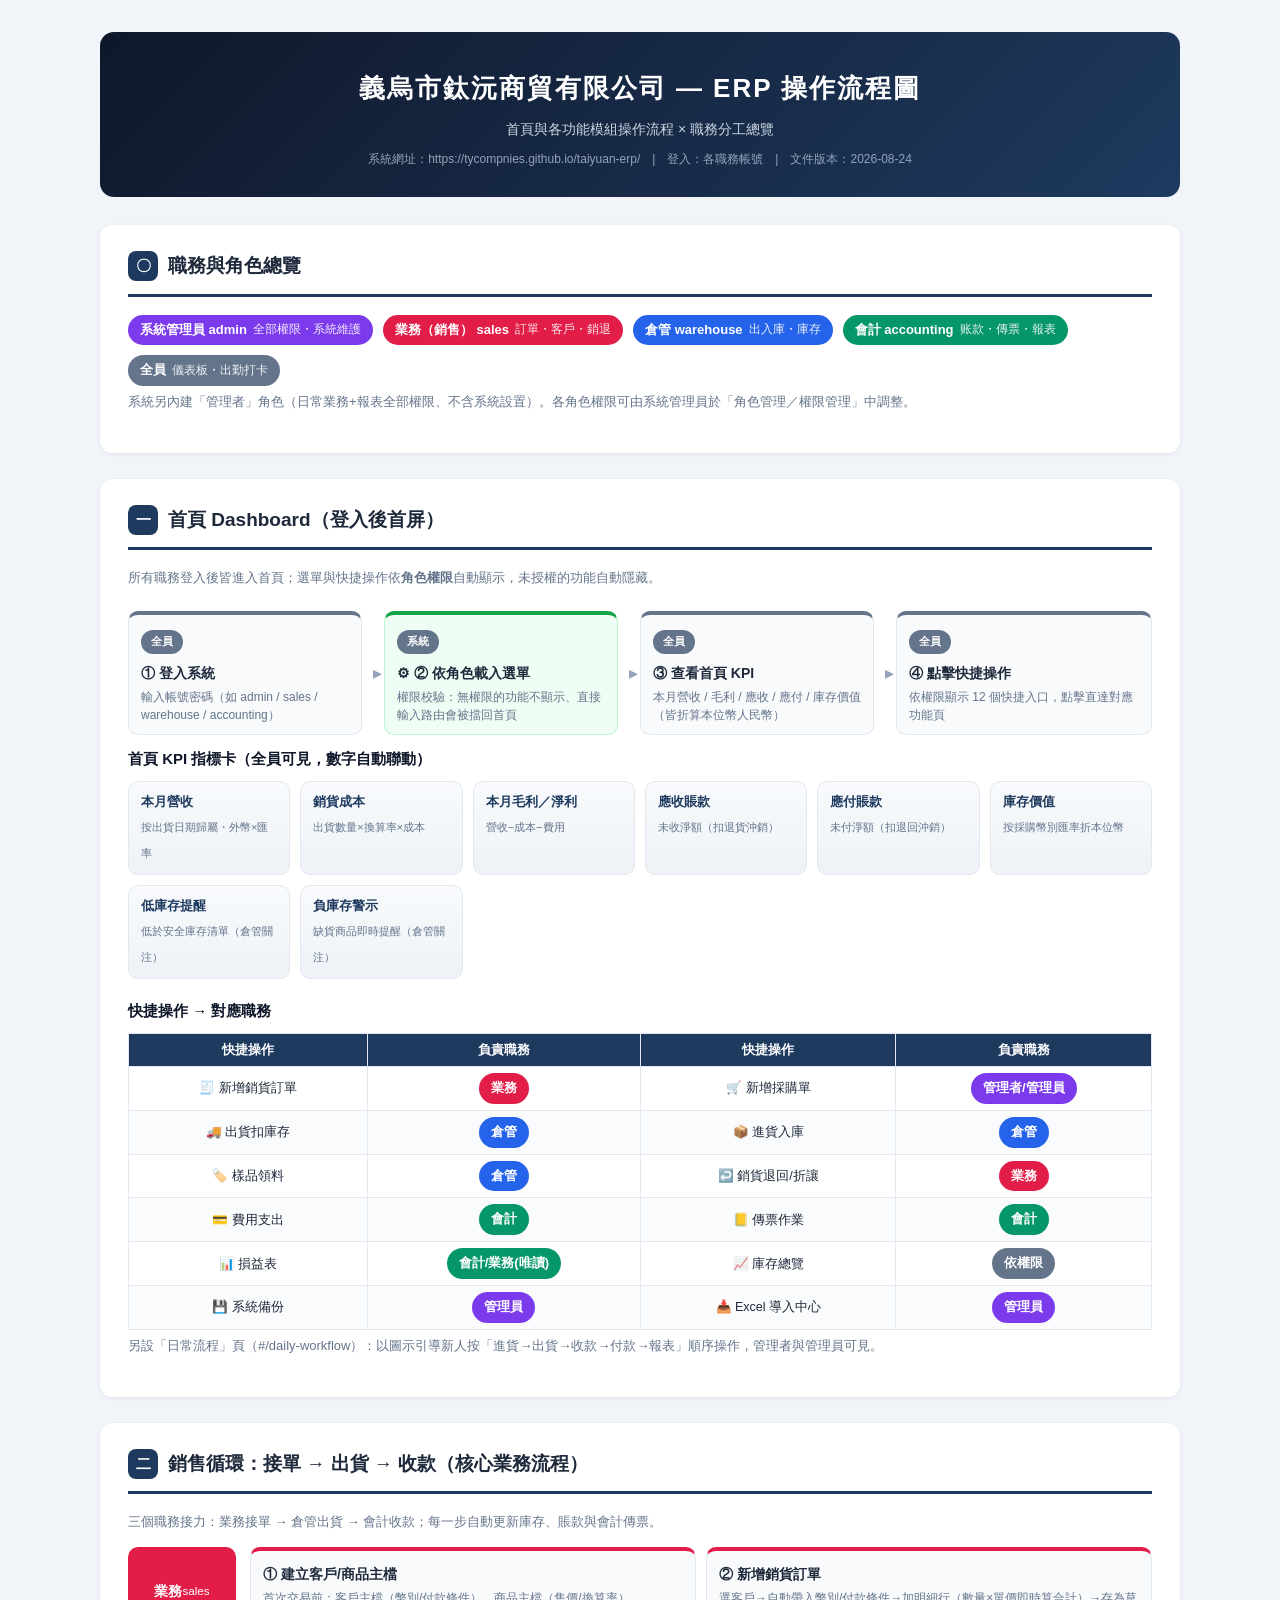
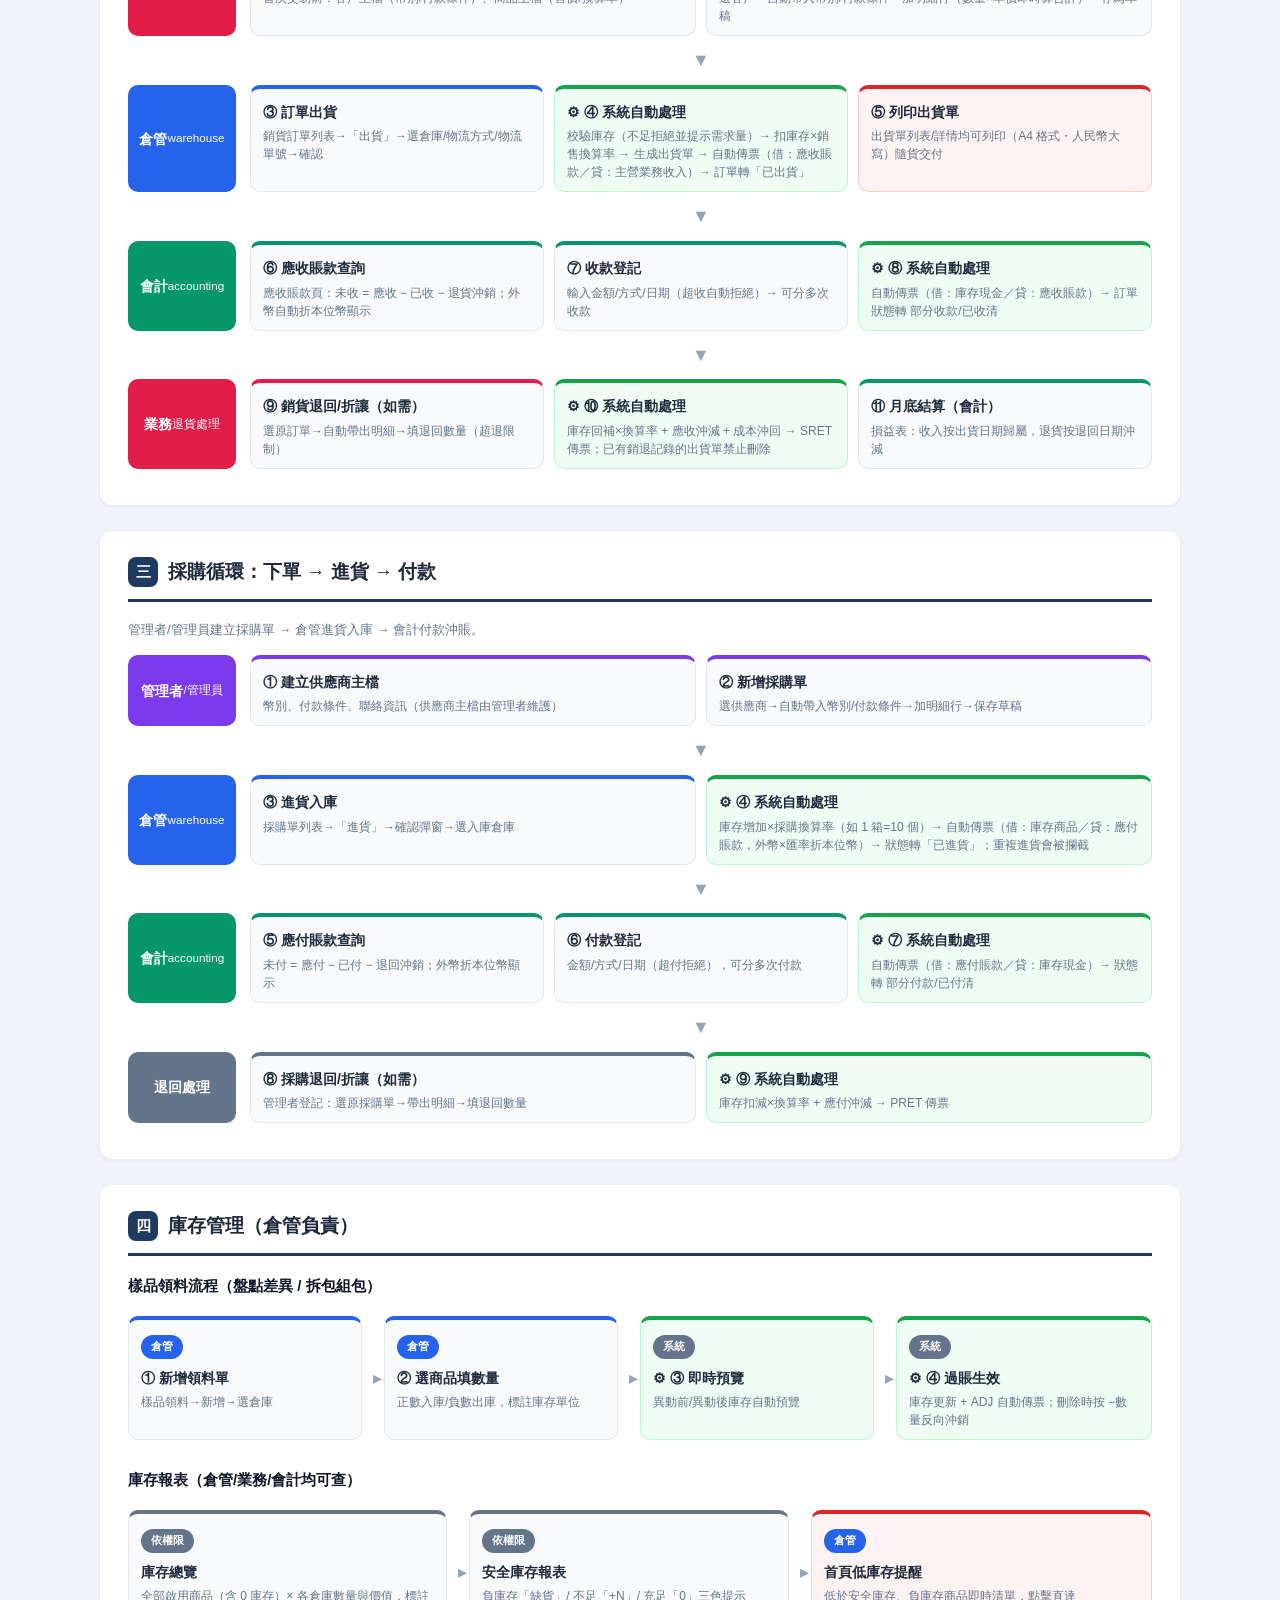
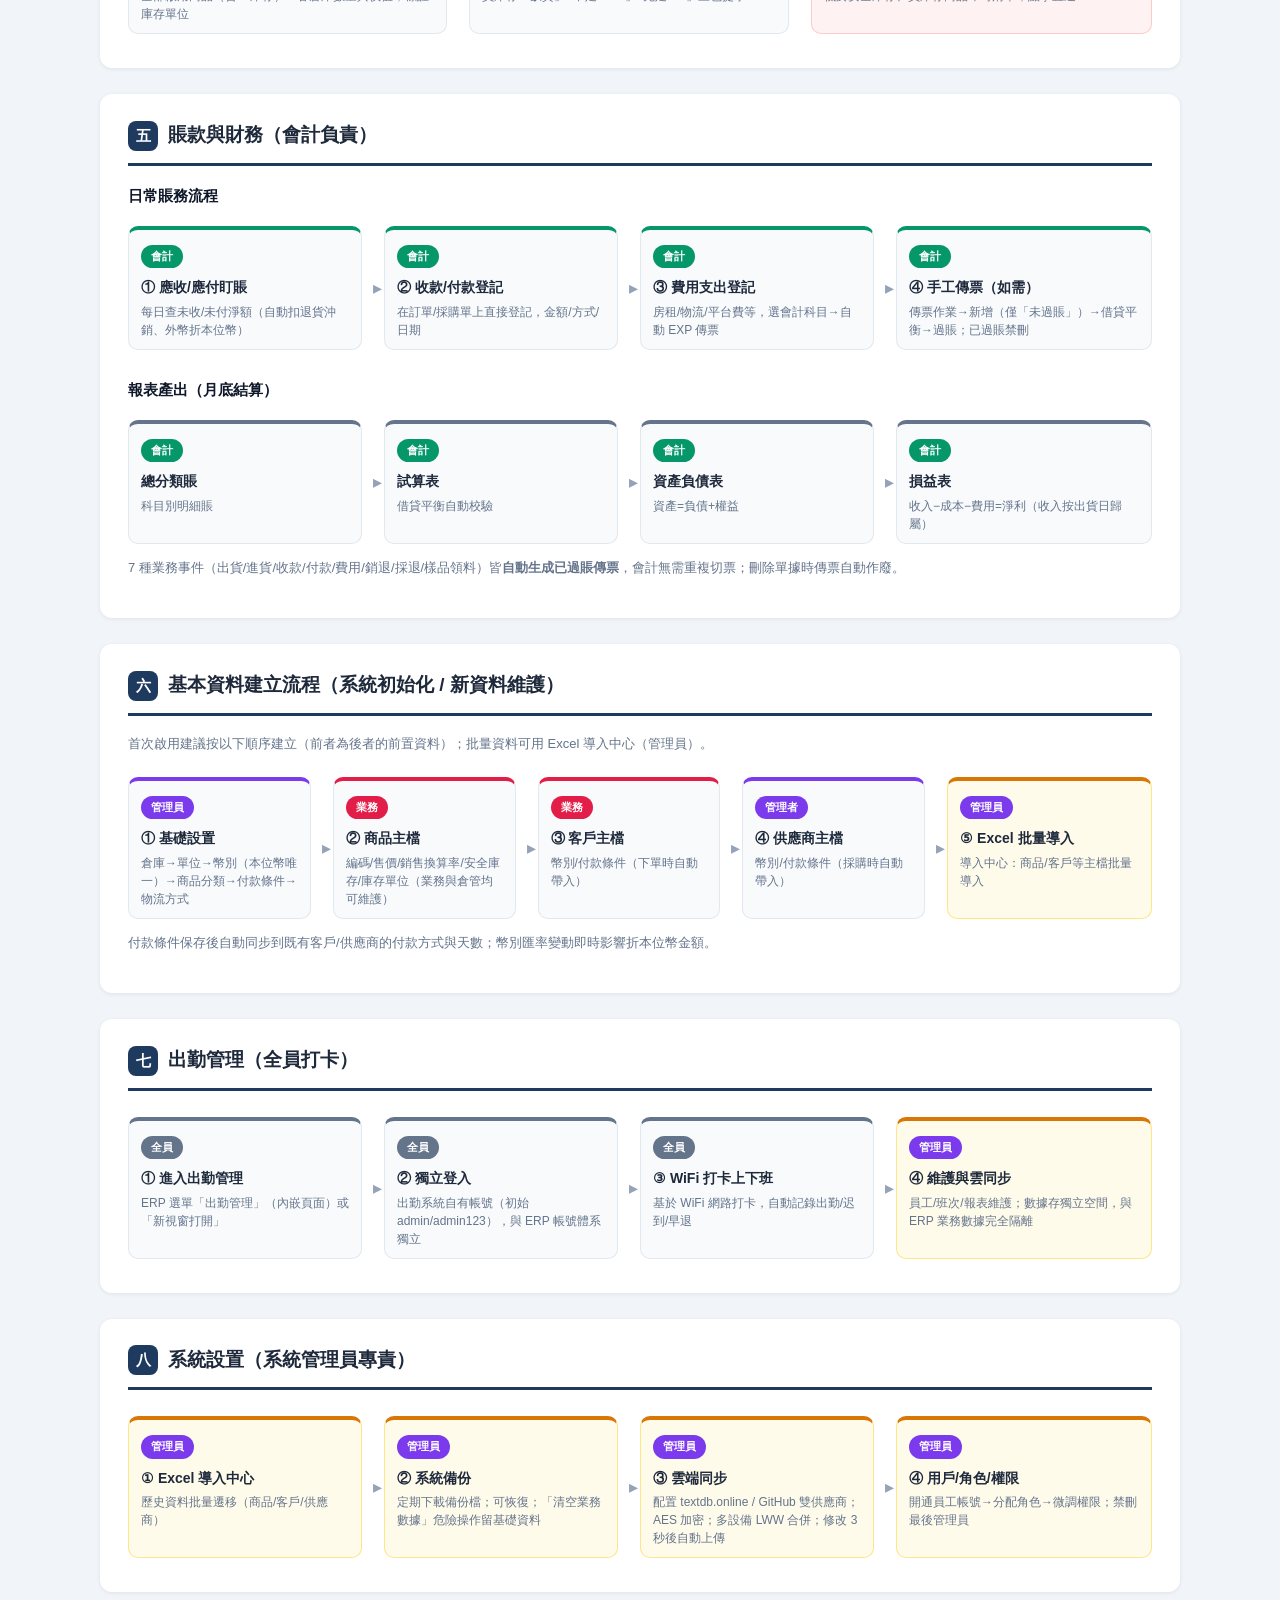
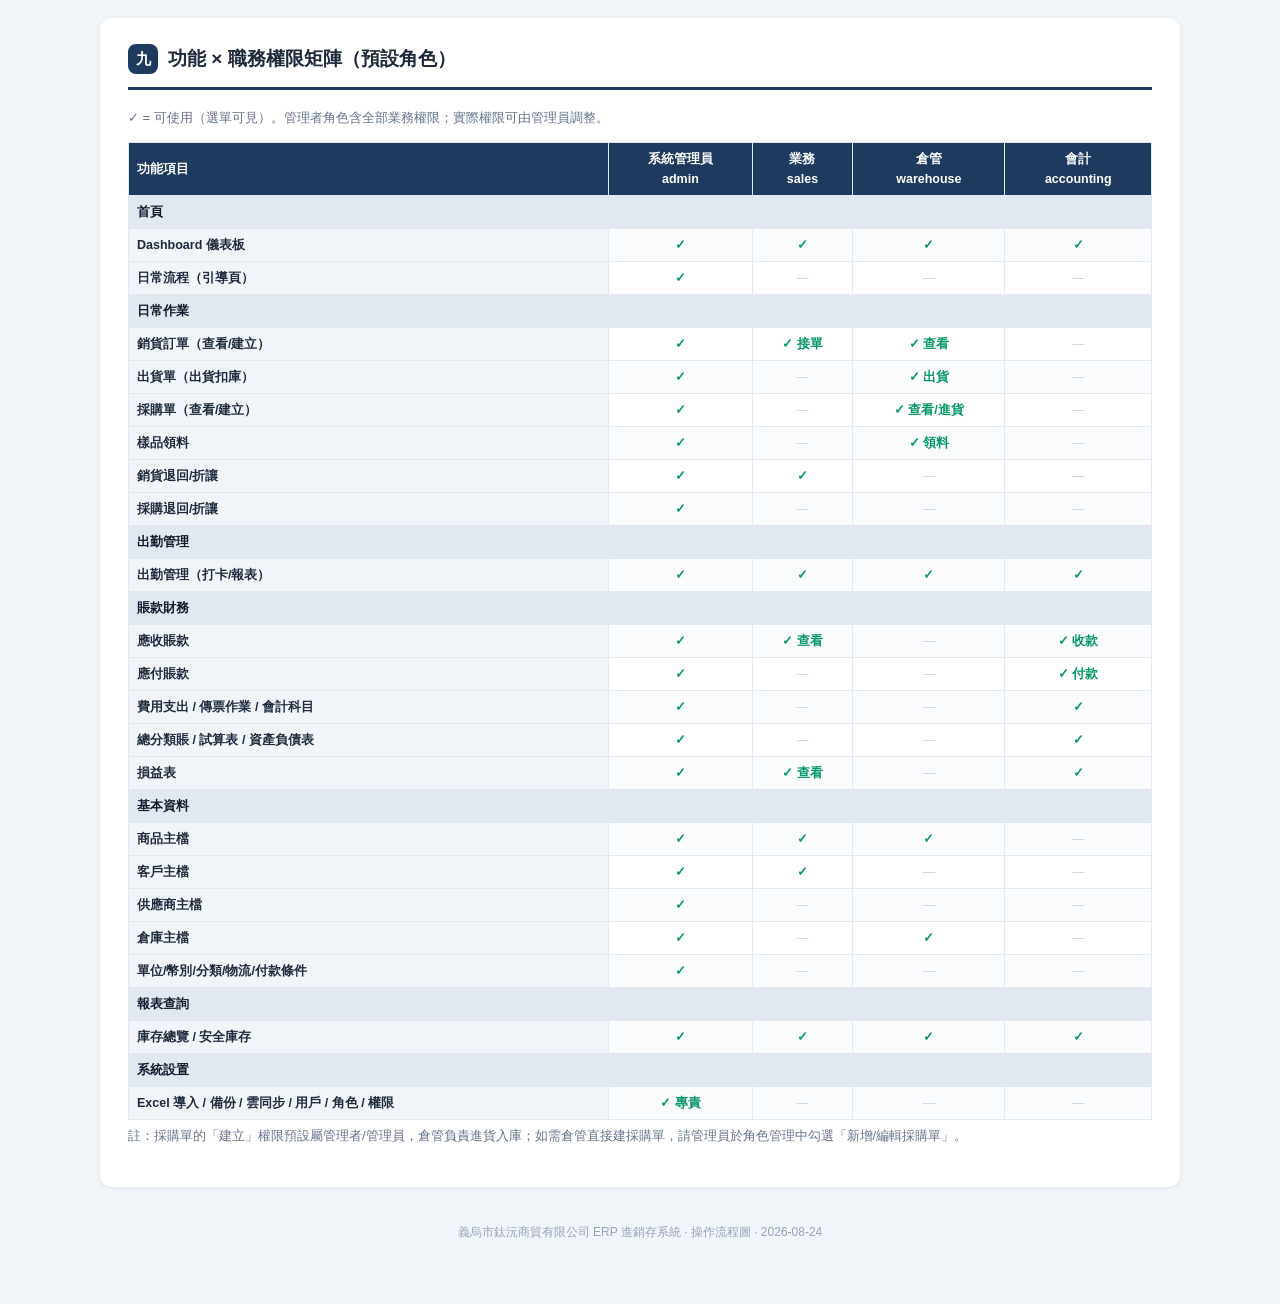
<file: workflows.html>
<!DOCTYPE html>
<html lang="zh-Hant">
<head>
<meta charset="UTF-8">
<meta name="viewport" content="width=device-width, initial-scale=1.0">
<title>鈦沅商貿 ERP — 操作流程圖（含職務分工）</title>
<style>
  * { margin:0; padding:0; box-sizing:border-box; }
  body { font-family:"Microsoft JhengHei","PingFang TC","Microsoft YaHei",sans-serif; background:#f1f5f9; color:#1e293b; line-height:1.6; padding:32px 16px; }
  .wrap { max-width:1080px; margin:0 auto; }
  header.doc { text-align:center; padding:36px 20px 28px; background:linear-gradient(135deg,#0f172a,#1e3a5f); color:#fff; border-radius:14px; margin-bottom:28px; }
  header.doc h1 { font-size:26px; letter-spacing:2px; }
  header.doc p { color:#cbd5e1; margin-top:8px; font-size:14px; }
  header.doc .meta { margin-top:10px; font-size:12px; color:#94a3b8; }
  .card { background:#fff; border-radius:12px; padding:26px 28px; margin-bottom:26px; box-shadow:0 1px 4px rgba(15,23,42,.08); }
  .card>h2 { font-size:19px; padding-bottom:12px; margin-bottom:18px; border-bottom:3px solid #1e3a5f; display:flex; align-items:center; gap:10px; }
  .card>h2 .no { background:#1e3a5f; color:#fff; width:30px; height:30px; border-radius:8px; display:inline-flex; align-items:center; justify-content:center; font-size:15px; flex:none; }
  .card h3 { font-size:15px; margin:20px 0 10px; color:#0f172a; }
  .card h3:first-of-type { margin-top:4px; }
  p.note { font-size:13px; color:#64748b; margin:6px 0 14px; }

  /* 角色图例 */
  .legend { display:flex; flex-wrap:wrap; gap:10px; margin-top:4px; }
  .role { display:inline-flex; align-items:center; gap:6px; font-size:13px; font-weight:600; padding:5px 12px; border-radius:999px; color:#fff; }
  .r-biz  { background:#e11d48; }
  .r-wh   { background:#2563eb; }
  .r-acc  { background:#059669; }
  .r-adm  { background:#7c3aed; }
  .r-all  { background:#64748b; }
  .legend .role span.acc { font-weight:400; opacity:.9; font-size:12px; }

  /* 流程节点 */
  .flow { display:flex; flex-wrap:wrap; align-items:stretch; gap:0; }
  .fstep { flex:1 1 150px; min-width:150px; position:relative; padding:0 22px 0 0; margin:8px 0; }
  .fstep:last-child { padding-right:0; }
  .fstep:not(:last-child)::after { content:"▸"; position:absolute; right:2px; top:50%; transform:translateY(-50%); color:#94a3b8; font-size:18px; }
  .node { background:#f8fafc; border:1px solid #e2e8f0; border-top:4px solid #64748b; border-radius:10px; padding:12px 12px 10px; height:100%; }
  .node .role { font-size:11px; padding:3px 10px; margin-bottom:8px; }
  .node b { display:block; font-size:14px; margin-bottom:4px; }
  .node small { display:block; font-size:12px; color:#64748b; line-height:1.5; }
  .node.sys { background:#fffbeb; border-color:#fde68a; border-top-color:#d97706; }
  .node.auto { background:#f0fdf4; border-color:#bbf7d0; border-top-color:#16a34a; }
  .node.auto b::before { content:"⚙ "; }
  .node.warn { background:#fef2f2; border-color:#fecaca; border-top-color:#dc2626; }

  /* 泳道式流程 */
  .lane { display:flex; gap:14px; margin:10px 0; align-items:stretch; }
  .lane .who { flex:0 0 108px; display:flex; align-items:center; justify-content:center; text-align:center; color:#fff; font-weight:700; font-size:14px; border-radius:10px; padding:10px 8px; }
  .lane .steps { flex:1; display:flex; flex-wrap:wrap; gap:10px; align-items:center; }
  .lane .steps .node { flex:1 1 200px; min-width:190px; }
  .lane + .lane { margin-top:2px; }
  .down { text-align:center; color:#94a3b8; font-size:18px; margin:2px 0 6px; padding-left:122px; }

  /* 决策/分支 */
  .branch { display:flex; gap:14px; margin:12px 0 4px; flex-wrap:wrap; }
  .branch .b { flex:1 1 260px; border:1px dashed #cbd5e1; border-radius:10px; padding:12px; }
  .branch .b h4 { font-size:13px; margin-bottom:6px; }
  .branch .b.yes h4 { color:#059669; } .branch .b.no h4 { color:#dc2626; }
  .branch .b p { font-size:12px; color:#475569; }

  /* KPI 网格 */
  .kpi-grid { display:grid; grid-template-columns:repeat(auto-fill,minmax(160px,1fr)); gap:10px; margin:10px 0; }
  .kpi { background:linear-gradient(180deg,#f8fafc,#eef2f7); border:1px solid #e2e8f0; border-radius:10px; padding:10px 12px; }
  .kpi b { display:block; font-size:13px; color:#1e3a5f; }
  .kpi small { font-size:11px; color:#64748b; }

  /* 权限矩阵 */
  table { width:100%; border-collapse:collapse; font-size:12.5px; }
  th, td { border:1px solid #e2e8f0; padding:6px 8px; text-align:center; }
  thead th { background:#1e3a5f; color:#fff; font-weight:600; position:sticky; }
  tbody th { background:#f1f5f9; text-align:left; font-weight:600; white-space:nowrap; }
  td.ok { color:#059669; font-weight:700; } td.no2 { color:#cbd5e1; }
  tbody tr:nth-child(even) { background:#fafbfc; }
  .grp td, .grp th { background:#e2e8f0 !important; font-weight:700; text-align:left; color:#0f172a; }

  footer { text-align:center; color:#94a3b8; font-size:12px; padding:10px 0 30px; }
  @media print {
    body { background:#fff; padding:0; }
    .card { box-shadow:none; border:1px solid #e2e8f0; page-break-inside:avoid; }
    header.doc { border-radius:0; }
  }
</style>
</head>
<body>
<div class="wrap">

<header class="doc">
  <h1>義烏市鈦沅商貿有限公司 — ERP 操作流程圖</h1>
  <p>首頁與各功能模組操作流程 × 職務分工總覽</p>
  <div class="meta">系統網址：https://tycompnies.github.io/taiyuan-erp/　|　登入：各職務帳號　|　文件版本：2026-08-24</div>
</header>

<!-- 0 職務說明 -->
<div class="card">
  <h2><span class="no">〇</span>職務與角色總覽</h2>
  <div class="legend">
    <span class="role r-adm">系統管理員 admin <span class="acc">全部權限・系統維護</span></span>
    <span class="role r-biz">業務（銷售） sales <span class="acc">訂單・客戶・銷退</span></span>
    <span class="role r-wh">倉管 warehouse <span class="acc">出入庫・庫存</span></span>
    <span class="role r-acc">會計 accounting <span class="acc">账款・傳票・報表</span></span>
    <span class="role r-all">全員 <span class="acc">儀表板・出勤打卡</span></span>
  </div>
  <p class="note">系統另內建「管理者」角色（日常業務+報表全部權限、不含系統設置）。各角色權限可由系統管理員於「角色管理／權限管理」中調整。</p>
</div>

<!-- 1 首頁 -->
<div class="card">
  <h2><span class="no">一</span>首頁 Dashboard（登入後首屏）</h2>
  <p class="note">所有職務登入後皆進入首頁；選單與快捷操作依<b>角色權限</b>自動顯示，未授權的功能自動隱藏。</p>

  <div class="flow">
    <div class="fstep"><div class="node"><span class="role r-all">全員</span><b>① 登入系統</b><small>輸入帳號密碼（如 admin / sales / warehouse / accounting）</small></div></div>
    <div class="fstep"><div class="node auto"><span class="role r-all">系統</span><b>② 依角色載入選單</b><small>權限校驗：無權限的功能不顯示、直接輸入路由會被擋回首頁</small></div></div>
    <div class="fstep"><div class="node"><span class="role r-all">全員</span><b>③ 查看首頁 KPI</b><small>本月營收 / 毛利 / 應收 / 應付 / 庫存價值（皆折算本位幣人民幣）</small></div></div>
    <div class="fstep"><div class="node"><span class="role r-all">全員</span><b>④ 點擊快捷操作</b><small>依權限顯示 12 個快捷入口，點擊直達對應功能頁</small></div></div>
  </div>

  <h3>首頁 KPI 指標卡（全員可見，數字自動聯動）</h3>
  <div class="kpi-grid">
    <div class="kpi"><b>本月營收</b><small>按出貨日期歸屬・外幣×匯率</small></div>
    <div class="kpi"><b>銷貨成本</b><small>出貨數量×換算率×成本</small></div>
    <div class="kpi"><b>本月毛利／淨利</b><small>營收−成本−費用</small></div>
    <div class="kpi"><b>應收賬款</b><small>未收淨額（扣退貨沖銷）</small></div>
    <div class="kpi"><b>應付賬款</b><small>未付淨額（扣退回沖銷）</small></div>
    <div class="kpi"><b>庫存價值</b><small>按採購幣別匯率折本位幣</small></div>
    <div class="kpi"><b>低庫存提醒</b><small>低於安全庫存清單（倉管關注）</small></div>
    <div class="kpi"><b>負庫存警示</b><small>缺貨商品即時提醒（倉管關注）</small></div>
  </div>

  <h3>快捷操作 → 對應職務</h3>
  <table>
    <thead><tr><th>快捷操作</th><th>負責職務</th><th>快捷操作</th><th>負責職務</th></tr></thead>
    <tbody>
      <tr><td>🧾 新增銷貨訂單</td><td><span class="role r-biz">業務</span></td><td>🛒 新增採購單</td><td><span class="role r-adm">管理者/管理員</span></td></tr>
      <tr><td>🚚 出貨扣庫存</td><td><span class="role r-wh">倉管</span></td><td>📦 進貨入庫</td><td><span class="role r-wh">倉管</span></td></tr>
      <tr><td>🏷️ 樣品領料</td><td><span class="role r-wh">倉管</span></td><td>↩️ 銷貨退回/折讓</td><td><span class="role r-biz">業務</span></td></tr>
      <tr><td>💳 費用支出</td><td><span class="role r-acc">會計</span></td><td>📒 傳票作業</td><td><span class="role r-acc">會計</span></td></tr>
      <tr><td>📊 損益表</td><td><span class="role r-acc">會計/業務(唯讀)</span></td><td>📈 庫存總覽</td><td><span class="role r-all">依權限</span></td></tr>
      <tr><td>💾 系統備份</td><td><span class="role r-adm">管理員</span></td><td>📥 Excel 導入中心</td><td><span class="role r-adm">管理員</span></td></tr>
    </tbody>
  </table>
  <p class="note">另設「日常流程」頁（#/daily-workflow）：以圖示引導新人按「進貨→出貨→收款→付款→報表」順序操作，管理者與管理員可見。</p>
</div>

<!-- 2 銷售循環 -->
<div class="card">
  <h2><span class="no">二</span>銷售循環：接單 → 出貨 → 收款（核心業務流程）</h2>
  <p class="note">三個職務接力：業務接單 → 倉管出貨 → 會計收款；每一步自動更新庫存、賬款與會計傳票。</p>

  <div class="lane"><div class="who" style="background:#e11d48">業務<br><small style="font-weight:400">sales</small></div>
    <div class="steps">
      <div class="node" style="border-top-color:#e11d48"><b>① 建立客戶/商品主檔</b><small>首次交易前：客戶主檔（幣別/付款條件）、商品主檔（售價/換算率）</small></div>
      <div class="node" style="border-top-color:#e11d48"><b>② 新增銷貨訂單</b><small>選客戶→自動帶入幣別/付款條件→加明細行（數量×單價即時算合計）→存為草稿</small></div>
    </div>
  </div>
  <div class="down">▼</div>
  <div class="lane"><div class="who" style="background:#2563eb">倉管<br><small style="font-weight:400">warehouse</small></div>
    <div class="steps">
      <div class="node" style="border-top-color:#2563eb"><b>③ 訂單出貨</b><small>銷貨訂單列表→「出貨」→選倉庫/物流方式/物流單號→確認</small></div>
      <div class="node auto"><b>④ 系統自動處理</b><small>校驗庫存（不足拒絕並提示需求量）→ 扣庫存×銷售換算率 → 生成出貨單 → 自動傳票（借：應收賬款／貸：主營業務收入）→ 訂單轉「已出貨」</small></div>
      <div class="node warn"><b>⑤ 列印出貨單</b><small>出貨單列表/詳情均可列印（A4 格式・人民幣大寫）隨貨交付</small></div>
    </div>
  </div>
  <div class="down">▼</div>
  <div class="lane"><div class="who" style="background:#059669">會計<br><small style="font-weight:400">accounting</small></div>
    <div class="steps">
      <div class="node" style="border-top-color:#059669"><b>⑥ 應收賬款查詢</b><small>應收賬款頁：未收 = 應收 − 已收 − 退貨沖銷；外幣自動折本位幣顯示</small></div>
      <div class="node" style="border-top-color:#059669"><b>⑦ 收款登記</b><small>輸入金額/方式/日期（超收自動拒絕）→ 可分多次收款</small></div>
      <div class="node auto"><b>⑧ 系統自動處理</b><small>自動傳票（借：庫存現金／貸：應收賬款）→ 訂單狀態轉 部分收款/已收清</small></div>
    </div>
  </div>
  <div class="down">▼</div>
  <div class="lane"><div class="who" style="background:#e11d48">業務<br><small style="font-weight:400">退貨處理</small></div>
    <div class="steps">
      <div class="node" style="border-top-color:#e11d48"><b>⑨ 銷貨退回/折讓（如需）</b><small>選原訂單→自動帶出明細→填退回數量（超退限制）</small></div>
      <div class="node auto"><b>⑩ 系統自動處理</b><small>庫存回補×換算率 + 應收沖減 + 成本沖回 → SRET 傳票；已有銷退記錄的出貨單禁止刪除</small></div>
      <div class="node" style="border-top-color:#059669"><b>⑪ 月底結算（會計）</b><small>損益表：收入按出貨日期歸屬，退貨按退回日期沖減</small></div>
    </div>
  </div>
</div>

<!-- 3 採購循環 -->
<div class="card">
  <h2><span class="no">三</span>採購循環：下單 → 進貨 → 付款</h2>
  <p class="note">管理者/管理員建立採購單 → 倉管進貨入庫 → 會計付款沖賬。</p>

  <div class="lane"><div class="who" style="background:#7c3aed">管理者<br><small style="font-weight:400">/管理員</small></div>
    <div class="steps">
      <div class="node" style="border-top-color:#7c3aed"><b>① 建立供應商主檔</b><small>幣別、付款條件、聯絡資訊（供應商主檔由管理者維護）</small></div>
      <div class="node" style="border-top-color:#7c3aed"><b>② 新增採購單</b><small>選供應商→自動帶入幣別/付款條件→加明細行→保存草稿</small></div>
    </div>
  </div>
  <div class="down">▼</div>
  <div class="lane"><div class="who" style="background:#2563eb">倉管<br><small style="font-weight:400">warehouse</small></div>
    <div class="steps">
      <div class="node" style="border-top-color:#2563eb"><b>③ 進貨入庫</b><small>採購單列表→「進貨」→確認彈窗→選入庫倉庫</small></div>
      <div class="node auto"><b>④ 系統自動處理</b><small>庫存增加×採購換算率（如 1 箱=10 個）→ 自動傳票（借：庫存商品／貸：應付賬款，外幣×匯率折本位幣）→ 狀態轉「已進貨」；重複進貨會被攔截</small></div>
    </div>
  </div>
  <div class="down">▼</div>
  <div class="lane"><div class="who" style="background:#059669">會計<br><small style="font-weight:400">accounting</small></div>
    <div class="steps">
      <div class="node" style="border-top-color:#059669"><b>⑤ 應付賬款查詢</b><small>未付 = 應付 − 已付 − 退回沖銷；外幣折本位幣顯示</small></div>
      <div class="node" style="border-top-color:#059669"><b>⑥ 付款登記</b><small>金額/方式/日期（超付拒絕），可分多次付款</small></div>
      <div class="node auto"><b>⑦ 系統自動處理</b><small>自動傳票（借：應付賬款／貸：庫存現金）→ 狀態轉 部分付款/已付清</small></div>
    </div>
  </div>
  <div class="down">▼</div>
  <div class="lane"><div class="who" style="background:#64748b">退回處理</div>
    <div class="steps">
      <div class="node" style="border-top-color:#64748b"><b>⑧ 採購退回/折讓（如需）</b><small>管理者登記：選原採購單→帶出明細→填退回數量</small></div>
      <div class="node auto"><b>⑨ 系統自動處理</b><small>庫存扣減×換算率 + 應付沖減 → PRET 傳票</small></div>
    </div>
  </div>
</div>

<!-- 4 庫存管理 -->
<div class="card">
  <h2><span class="no">四</span>庫存管理（倉管負責）</h2>

  <h3>樣品領料流程（盤點差異 / 拆包組包）</h3>
  <div class="flow">
    <div class="fstep"><div class="node" style="border-top-color:#2563eb"><span class="role r-wh">倉管</span><b>① 新增領料單</b><small>樣品領料→新增→選倉庫</small></div></div>
    <div class="fstep"><div class="node" style="border-top-color:#2563eb"><span class="role r-wh">倉管</span><b>② 選商品填數量</b><small>正數入庫/負數出庫，標註庫存單位</small></div></div>
    <div class="fstep"><div class="node auto"><span class="role r-all">系統</span><b>③ 即時預覽</b><small>異動前/異動後庫存自動預覽</small></div></div>
    <div class="fstep"><div class="node auto"><span class="role r-all">系統</span><b>④ 過賬生效</b><small>庫存更新 + ADJ 自動傳票；刪除時按 −數量反向沖銷</small></div></div>
  </div>

  <h3>庫存報表（倉管/業務/會計均可查）</h3>
  <div class="flow">
    <div class="fstep"><div class="node"><span class="role r-all">依權限</span><b>庫存總覽</b><small>全部啟用商品（含 0 庫存）× 各倉庫數量與價值，標註庫存單位</small></div></div>
    <div class="fstep"><div class="node"><span class="role r-all">依權限</span><b>安全庫存報表</b><small>負庫存「缺貨」/ 不足「+N」/ 充足「0」三色提示</small></div></div>
    <div class="fstep"><div class="node warn"><span class="role r-wh">倉管</span><b>首頁低庫存提醒</b><small>低於安全庫存、負庫存商品即時清單，點擊直達</small></div></div>
  </div>
</div>

<!-- 5 賬款財務 -->
<div class="card">
  <h2><span class="no">五</span>賬款與財務（會計負責）</h2>

  <h3>日常賬務流程</h3>
  <div class="flow">
    <div class="fstep"><div class="node" style="border-top-color:#059669"><span class="role r-acc">會計</span><b>① 應收/應付盯賬</b><small>每日查未收/未付淨額（自動扣退貨沖銷、外幣折本位幣）</small></div></div>
    <div class="fstep"><div class="node" style="border-top-color:#059669"><span class="role r-acc">會計</span><b>② 收款/付款登記</b><small>在訂單/採購單上直接登記，金額/方式/日期</small></div></div>
    <div class="fstep"><div class="node" style="border-top-color:#059669"><span class="role r-acc">會計</span><b>③ 費用支出登記</b><small>房租/物流/平台費等，選會計科目→自動 EXP 傳票</small></div></div>
    <div class="fstep"><div class="node" style="border-top-color:#059669"><span class="role r-acc">會計</span><b>④ 手工傳票（如需）</b><small>傳票作業→新增（僅「未過賬」）→借貸平衡→過賬；已過賬禁刪</small></div></div>
  </div>

  <h3>報表產出（月底結算）</h3>
  <div class="flow">
    <div class="fstep"><div class="node"><span class="role r-acc">會計</span><b>總分類賬</b><small>科目別明細賬</small></div></div>
    <div class="fstep"><div class="node"><span class="role r-acc">會計</span><b>試算表</b><small>借貸平衡自動校驗</small></div></div>
    <div class="fstep"><div class="node"><span class="role r-acc">會計</span><b>資產負債表</b><small>資產=負債+權益</small></div></div>
    <div class="fstep"><div class="node"><span class="role r-acc">會計</span><b>損益表</b><small>收入−成本−費用=淨利（收入按出貨日歸屬）</small></div></div>
  </div>
  <p class="note">7 種業務事件（出貨/進貨/收款/付款/費用/銷退/採退/樣品領料）皆<b>自動生成已過賬傳票</b>，會計無需重複切票；刪除單據時傳票自動作廢。</p>
</div>

<!-- 6 基本資料 -->
<div class="card">
  <h2><span class="no">六</span>基本資料建立流程（系統初始化 / 新資料維護）</h2>
  <p class="note">首次啟用建議按以下順序建立（前者為後者的前置資料）；批量資料可用 Excel 導入中心（管理員）。</p>
  <div class="flow">
    <div class="fstep"><div class="node" style="border-top-color:#7c3aed"><span class="role r-adm">管理員</span><b>① 基礎設置</b><small>倉庫→單位→幣別（本位幣唯一）→商品分類→付款條件→物流方式</small></div></div>
    <div class="fstep"><div class="node" style="border-top-color:#e11d48"><span class="role r-biz">業務</span><b>② 商品主檔</b><small>編碼/售價/銷售換算率/安全庫存/庫存單位（業務與倉管均可維護）</small></div></div>
    <div class="fstep"><div class="node" style="border-top-color:#e11d48"><span class="role r-biz">業務</span><b>③ 客戶主檔</b><small>幣別/付款條件（下單時自動帶入）</small></div></div>
    <div class="fstep"><div class="node" style="border-top-color:#7c3aed"><span class="role r-adm">管理者</span><b>④ 供應商主檔</b><small>幣別/付款條件（採購時自動帶入）</small></div></div>
    <div class="fstep"><div class="node sys"><span class="role r-adm">管理員</span><b>⑤ Excel 批量導入</b><small>導入中心：商品/客戶等主檔批量導入</small></div></div>
  </div>
  <p class="note">付款條件保存後自動同步到既有客戶/供應商的付款方式與天數；幣別匯率變動即時影響折本位幣金額。</p>
</div>

<!-- 7 出勤 -->
<div class="card">
  <h2><span class="no">七</span>出勤管理（全員打卡）</h2>
  <div class="flow">
    <div class="fstep"><div class="node"><span class="role r-all">全員</span><b>① 進入出勤管理</b><small>ERP 選單「出勤管理」（內嵌頁面）或「新視窗打開」</small></div></div>
    <div class="fstep"><div class="node"><span class="role r-all">全員</span><b>② 獨立登入</b><small>出勤系統自有帳號（初始 admin/admin123），與 ERP 帳號體系獨立</small></div></div>
    <div class="fstep"><div class="node"><span class="role r-all">全員</span><b>③ WiFi 打卡上下班</b><small>基於 WiFi 網路打卡，自動記錄出勤/迟到/早退</small></div></div>
    <div class="fstep"><div class="node sys"><span class="role r-adm">管理員</span><b>④ 維護與雲同步</b><small>員工/班次/報表維護；數據存獨立空間，與 ERP 業務數據完全隔離</small></div></div>
  </div>
</div>

<!-- 8 系統設置 -->
<div class="card">
  <h2><span class="no">八</span>系統設置（系統管理員專責）</h2>
  <div class="flow">
    <div class="fstep"><div class="node sys"><span class="role r-adm">管理員</span><b>① Excel 導入中心</b><small>歷史資料批量遷移（商品/客戶/供應商）</small></div></div>
    <div class="fstep"><div class="node sys"><span class="role r-adm">管理員</span><b>② 系統備份</b><small>定期下載備份檔；可恢復；「清空業務數據」危險操作留基礎資料</small></div></div>
    <div class="fstep"><div class="node sys"><span class="role r-adm">管理員</span><b>③ 雲端同步</b><small>配置 textdb.online / GitHub 雙供應商；AES 加密；多設備 LWW 合併；修改 3 秒後自動上傳</small></div></div>
    <div class="fstep"><div class="node sys"><span class="role r-adm">管理員</span><b>④ 用戶/角色/權限</b><small>開通員工帳號→分配角色→微調權限；禁刪最後管理員</small></div></div>
  </div>
</div>

<!-- 9 權限矩陣 -->
<div class="card">
  <h2><span class="no">九</span>功能 × 職務權限矩陣（預設角色）</h2>
  <p class="note">✓ = 可使用（選單可見）。管理者角色含全部業務權限；實際權限可由管理員調整。</p>
  <table>
    <thead><tr><th style="text-align:left">功能項目</th><th>系統管理員<br>admin</th><th>業務<br>sales</th><th>倉管<br>warehouse</th><th>會計<br>accounting</th></tr></thead>
    <tbody>
      <tr class="grp"><td colspan="5">首頁</td></tr>
      <tr><th>Dashboard 儀表板</th><td class="ok">✓</td><td class="ok">✓</td><td class="ok">✓</td><td class="ok">✓</td></tr>
      <tr><th>日常流程（引導頁）</th><td class="ok">✓</td><td class="no2">—</td><td class="no2">—</td><td class="no2">—</td></tr>
      <tr class="grp"><td colspan="5">日常作業</td></tr>
      <tr><th>銷貨訂單（查看/建立）</th><td class="ok">✓</td><td class="ok">✓ 接單</td><td class="ok">✓ 查看</td><td class="no2">—</td></tr>
      <tr><th>出貨單（出貨扣庫）</th><td class="ok">✓</td><td class="no2">—</td><td class="ok">✓ 出貨</td><td class="no2">—</td></tr>
      <tr><th>採購單（查看/建立）</th><td class="ok">✓</td><td class="no2">—</td><td class="ok">✓ 查看/進貨</td><td class="no2">—</td></tr>
      <tr><th>樣品領料</th><td class="ok">✓</td><td class="no2">—</td><td class="ok">✓ 領料</td><td class="no2">—</td></tr>
      <tr><th>銷貨退回/折讓</th><td class="ok">✓</td><td class="ok">✓</td><td class="no2">—</td><td class="no2">—</td></tr>
      <tr><th>採購退回/折讓</th><td class="ok">✓</td><td class="no2">—</td><td class="no2">—</td><td class="no2">—</td></tr>
      <tr class="grp"><td colspan="5">出勤管理</td></tr>
      <tr><th>出勤管理（打卡/報表）</th><td class="ok">✓</td><td class="ok">✓</td><td class="ok">✓</td><td class="ok">✓</td></tr>
      <tr class="grp"><td colspan="5">賬款財務</td></tr>
      <tr><th>應收賬款</th><td class="ok">✓</td><td class="ok">✓ 查看</td><td class="no2">—</td><td class="ok">✓ 收款</td></tr>
      <tr><th>應付賬款</th><td class="ok">✓</td><td class="no2">—</td><td class="no2">—</td><td class="ok">✓ 付款</td></tr>
      <tr><th>費用支出 / 傳票作業 / 會計科目</th><td class="ok">✓</td><td class="no2">—</td><td class="no2">—</td><td class="ok">✓</td></tr>
      <tr><th>總分類賬 / 試算表 / 資產負債表</th><td class="ok">✓</td><td class="no2">—</td><td class="no2">—</td><td class="ok">✓</td></tr>
      <tr><th>損益表</th><td class="ok">✓</td><td class="ok">✓ 查看</td><td class="no2">—</td><td class="ok">✓</td></tr>
      <tr class="grp"><td colspan="5">基本資料</td></tr>
      <tr><th>商品主檔</th><td class="ok">✓</td><td class="ok">✓</td><td class="ok">✓</td><td class="no2">—</td></tr>
      <tr><th>客戶主檔</th><td class="ok">✓</td><td class="ok">✓</td><td class="no2">—</td><td class="no2">—</td></tr>
      <tr><th>供應商主檔</th><td class="ok">✓</td><td class="no2">—</td><td class="no2">—</td><td class="no2">—</td></tr>
      <tr><th>倉庫主檔</th><td class="ok">✓</td><td class="no2">—</td><td class="ok">✓</td><td class="no2">—</td></tr>
      <tr><th>單位/幣別/分類/物流/付款條件</th><td class="ok">✓</td><td class="no2">—</td><td class="no2">—</td><td class="no2">—</td></tr>
      <tr class="grp"><td colspan="5">報表查詢</td></tr>
      <tr><th>庫存總覽 / 安全庫存</th><td class="ok">✓</td><td class="ok">✓</td><td class="ok">✓</td><td class="ok">✓</td></tr>
      <tr class="grp"><td colspan="5">系統設置</td></tr>
      <tr><th>Excel 導入 / 備份 / 雲同步 / 用戶 / 角色 / 權限</th><td class="ok">✓ 專責</td><td class="no2">—</td><td class="no2">—</td><td class="no2">—</td></tr>
    </tbody>
  </table>
  <p class="note">註：採購單的「建立」權限預設屬管理者/管理員，倉管負責進貨入庫；如需倉管直接建採購單，請管理員於角色管理中勾選「新增/編輯採購單」。</p>
</div>

<footer>義烏市鈦沅商貿有限公司 ERP 進銷存系統 · 操作流程圖 · 2026-08-24</footer>
</div>
</body>
</html>
</file>
<file: css/style.css>
/* ============================================================
   义乌市钛沅商贸有限公司 ERP 系统 - 样式表
   复刻自宥堃國際 ERP 系统
   ============================================================ */
:root {
    --bg: #eef2f6;
    --panel: #ffffff;
    --line: #d9e0ea;
    --text: #1d2939;
    --muted: #667085;
    --brand: #24364b;
    --brand2: #1e3a5f;
    --blue: #2563eb;
    --blue-soft: #e8f0fe;
    --green: #16a34a;
    --green-soft: #e7f6ec;
    --orange: #d97706;
    --orange-soft: #fdf3e3;
    --danger: #dc2626;
    --danger-soft: #fdeaea;
    --purple: #7c3aed;
    --purple-soft: #f1eafd;
    --teal: #0d9488;
    --teal-soft: #e4f6f4;
    --radius: 10px;
    --radius-sm: 7px;
    --shadow: 0 1px 2px rgba(16,24,40,.06), 0 1px 3px rgba(16,24,40,.1);
    --shadow-lg: 0 8px 24px rgba(16,24,40,.12);
    --sidebar-w: 248px;
    --font: "PingFang SC","Microsoft YaHei","微软雅黑",-apple-system,BlinkMacSystemFont,"Segoe UI",Roboto,sans-serif;
}
body.dark {
    --bg: #111827;
    --panel: #1f2937;
    --line: #374151;
    --text: #e5e7eb;
    --muted: #9ca3af;
    --brand: #0f172a;
    --blue-soft: #1e2f52;
    --green-soft: #12301e;
    --orange-soft: #33260f;
    --danger-soft: #3a1a1c;
    --purple-soft: #2a1c4a;
    --teal-soft: #12302d;
    --shadow: 0 1px 2px rgba(0,0,0,.4);
    --shadow-lg: 0 8px 24px rgba(0,0,0,.5);
}
* { box-sizing: border-box; margin: 0; padding: 0; }
html, body { height: 100%; }
body {
    font-family: var(--font);
    background: var(--bg);
    color: var(--text);
    font-size: 14px;
    line-height: 1.55;
    -webkit-font-smoothing: antialiased;
}
a { color: var(--blue); text-decoration: none; }
a:hover { text-decoration: underline; }
button { font-family: var(--font); }
input, select, textarea {
    font-family: var(--font);
    font-size: 13.5px;
    color: var(--text);
    background: var(--panel);
    border: 1px solid var(--line);
    border-radius: var(--radius-sm);
    padding: 8px 10px;
    outline: none;
    transition: border-color .15s, box-shadow .15s;
    width: 100%;
}
input:focus, select:focus, textarea:focus {
    border-color: var(--blue);
    box-shadow: 0 0 0 3px rgba(37,99,235,.15);
}
input[readonly] { background: var(--bg); color: var(--muted); }
textarea { resize: vertical; min-height: 68px; }
select { cursor: pointer; }

/* ============ 按钮 ============ */
.btn {
    display: inline-flex; align-items: center; gap: 6px;
    padding: 8px 14px;
    border: 1px solid var(--line);
    border-radius: var(--radius-sm);
    background: var(--panel);
    color: var(--text);
    font-size: 13.5px;
    cursor: pointer;
    transition: all .15s;
    white-space: nowrap;
}
.btn:hover { border-color: var(--blue); color: var(--blue); text-decoration: none; }
.btn.primary { background: var(--blue); border-color: var(--blue); color: #fff; }
.btn.primary:hover { background: #1d4fd8; color: #fff; }
.btn.danger { background: var(--danger); border-color: var(--danger); color: #fff; }
.btn.danger:hover { background: #b91c1c; color: #fff; }
.btn.ghost { background: transparent; }
.btn.sm { padding: 4px 10px; font-size: 12.5px; }
.btn.lg { padding: 11px 20px; font-size: 15px; }
.link-btn {
    background: none; border: none; color: var(--blue);
    cursor: pointer; font-size: 13px; padding: 2px 4px;
}
.link-btn:hover { text-decoration: underline; }
.link-btn.danger { color: var(--danger); }
.link-btn.warn { color: #d97706; font-weight: 600; }
.link-btn.warn:hover { color: #b45309; }

/* ============ 登录页 ============ */
body.login-body {
    display: flex; align-items: center; justify-content: center;
    min-height: 100vh;
    background: linear-gradient(135deg, #1e3a5f 0%, #24364b 55%, #0f172a 100%);
    padding: 20px;
}
.login-card {
    width: 400px; max-width: 100%;
    background: var(--panel);
    border-radius: 16px;
    padding: 40px 36px 32px;
    box-shadow: var(--shadow-lg);
}
.login-brand {
    font-size: 22px; font-weight: 700; text-align: center;
    color: var(--text); letter-spacing: .5px;
}
.login-sub {
    font-size: 11.5px; text-align: center; color: var(--muted);
    letter-spacing: 2px; margin: 6px 0 28px;
}
.login-card form { display: flex; flex-direction: column; gap: 4px; }
.login-card label { font-size: 13px; color: var(--muted); margin-top: 12px; font-weight: 500; }
.login-card input { padding: 11px 12px; font-size: 14px; }
.login-card button {
    margin-top: 22px; padding: 12px;
    background: var(--blue); color: #fff; border: none;
    border-radius: var(--radius-sm); font-size: 15px; font-weight: 600;
    cursor: pointer; transition: background .15s;
}
.login-card button:hover { background: #1d4fd8; }
.login-err {
    margin-top: 14px; text-align: center; font-size: 13px;
    color: var(--danger); background: var(--danger-soft);
    padding: 9px; border-radius: var(--radius-sm); display: none;
}

/* ============ 主框架 ============ */
.erp-shell { display: flex; min-height: 100vh; }
.sidebar {
    width: var(--sidebar-w);
    background: var(--brand);
    color: #cbd5e1;
    display: flex; flex-direction: column;
    position: fixed; top: 0; bottom: 0; left: 0; z-index: 100;
    transition: transform .25s ease, width .25s ease;
    overflow-y: auto;
}
.sidebar::-webkit-scrollbar { width: 6px; }
.sidebar::-webkit-scrollbar-thumb { background: rgba(255,255,255,.15); border-radius: 3px; }
body.sidebar-collapsed .sidebar { transform: translateX(-100%); }
.brand {
    display: flex; align-items: center; gap: 12px;
    padding: 18px 18px 14px;
    border-bottom: 1px solid rgba(255,255,255,.08);
}
/* 侧边栏品牌图示：钛沅 TY 标志（透明底 PNG，衬白底让它在深蓝色侧栏上清楚显示） */
.brand-logo {
    width: 42px; height: 42px; border-radius: 10px;
    background: #fff;
    display: flex; align-items: center; justify-content: center;
    flex-shrink: 0;
    padding: 3px;
    overflow: hidden;
}
.brand-logo img { width: 100%; height: 100%; object-fit: contain; display: block; }
.brand-title { color: #fff; font-weight: 700; font-size: 15px; line-height: 1.3; }
.brand-subtitle { font-size: 10px; letter-spacing: 2.5px; color: #8fa3bf; }
.side-search { padding: 14px 14px 4px; }
.side-search input {
    background: rgba(255,255,255,.08);
    border-color: transparent; color: #e2e8f0;
    font-size: 13px; border-radius: 8px;
}
.side-search input::placeholder { color: #7f93ab; }
.side-search input:focus { border-color: var(--blue); background: rgba(255,255,255,.12); }

.menu { padding: 8px 10px 24px; flex: 1; }
.menu-group { margin-bottom: 2px; }
.menu-main {
    display: flex; align-items: center; justify-content: space-between;
    width: 100%; padding: 10px 12px;
    background: none; border: none; border-radius: 8px;
    color: #cbd5e1; font-size: 13.5px; font-weight: 600;
    cursor: pointer; transition: background .15s;
}
.menu-main:hover { background: rgba(255,255,255,.08); color: #fff; }
.menu-main b { font-size: 10px; color: #7f93ab; transition: transform .2s; }
.menu-group.open .menu-main b { transform: rotate(180deg); }
.menu-group.open .menu-main { color: #fff; }
.submenu { display: none; padding: 2px 0 6px 12px; }
.menu-group.open .submenu { display: block; }
.menu-link {
    position: relative; display: block; padding: 7px 12px;
    color: #94a6bf; font-size: 13px;
    border-radius: 6px; margin: 1px 0;
    transition: all .15s;
    padding-right: 34px; /* 预留红点徽章空间 */
}
.menu-link:hover { color: #fff; background: rgba(255,255,255,.07); text-decoration: none; }
.menu-link.active { color: #fff; background: var(--blue); }
/* v20260907f：待确认收到销货订单数——红色圆形背景白色数字提示 */
.menu-badge {
    position: absolute; right: 8px; top: 50%; transform: translateY(-50%);
    min-width: 18px; height: 18px; padding: 0 4px;
    background: #ef4444; color: #fff;
    border-radius: 999px; font-size: 11px; font-weight: 700; line-height: 18px;
    display: inline-flex; align-items: center; justify-content: center;
    text-align: center; box-sizing: border-box;
}
a.menu-link.active .menu-badge { background: #fff; color: var(--blue); }

.main {
    flex: 1; margin-left: var(--sidebar-w);
    display: flex; flex-direction: column; min-width: 0;
    transition: margin-left .25s ease;
}
body.sidebar-collapsed .main { margin-left: 0; }
.topbar {
    height: 60px; background: var(--panel);
    border-bottom: 1px solid var(--line);
    display: flex; align-items: center; gap: 14px;
    padding: 0 20px;
    position: sticky; top: 0; z-index: 50;
}
.icon-btn {
    background: none; border: none; color: var(--muted);
    font-size: 17px; cursor: pointer; padding: 6px 8px; border-radius: 7px;
}
.icon-btn:hover { background: var(--bg); color: var(--text); }
.top-title { display: flex; flex-direction: column; line-height: 1.25; min-width: 0; }
.top-title strong { font-size: 15px; }
.top-title span { font-size: 11.5px; color: var(--muted); }
.top-actions { margin-left: auto; display: flex; align-items: center; gap: 10px; }
.user-pill {
    background: var(--blue-soft); color: var(--blue);
    font-size: 12.5px; padding: 5px 12px; border-radius: 20px; font-weight: 600;
}
.logout { color: var(--muted); font-size: 13px; }
.logout:hover { color: var(--danger); }
.breadcrumb {
    padding: 12px 24px 0; font-size: 12.5px; color: var(--muted);
}
.content { padding: 18px 24px 40px; }

/* ============ 页面头部 ============ */
.page-head {
    display: flex; align-items: flex-start; justify-content: space-between;
    gap: 16px; flex-wrap: wrap; margin-bottom: 18px;
}
.page-head h1 { font-size: 21px; font-weight: 700; }
.page-head h2 { font-size: 19px; font-weight: 700; }
.page-head p { color: var(--muted); font-size: 13px; margin-top: 3px; max-width: 720px; }
.head-actions, .actions { display: flex; gap: 8px; flex-wrap: wrap; }

/* ============ 统计卡片 ============ */
.kpi-grid {
    display: grid; grid-template-columns: repeat(auto-fit, minmax(200px, 1fr));
    gap: 14px; margin-bottom: 18px;
}
.kpi-card {
    background: var(--panel); border: 1px solid var(--line);
    border-radius: var(--radius); padding: 16px 18px;
    box-shadow: var(--shadow);
}
.kpi-card span { font-size: 12.5px; color: var(--muted); font-weight: 600; }
.kpi-card strong { display: block; font-size: 26px; font-weight: 800; margin: 6px 0 2px; }
.kpi-card p { font-size: 12px; color: var(--muted); }

/* ============ 面板 ============ */
.panel {
    background: var(--panel); border: 1px solid var(--line);
    border-radius: var(--radius); box-shadow: var(--shadow);
}
.panel-title {
    display: flex; align-items: center; justify-content: space-between;
    padding: 14px 18px; border-bottom: 1px solid var(--line);
}
.panel-title h2 { font-size: 15px; font-weight: 700; }
.panel-title a { font-size: 12.5px; }
.panel-body { padding: 16px 18px; }
.launch-section-grid {
    display: grid; grid-template-columns: repeat(auto-fit, minmax(320px, 1fr));
    gap: 14px; margin-top: 18px;
}
.mini-metrics { display: grid; grid-template-columns: 1fr 1fr; gap: 12px; padding: 16px 18px; }
.mini-metrics div { display: flex; flex-direction: column; }
.mini-metrics span { font-size: 12px; color: var(--muted); }
.mini-metrics strong { font-size: 19px; font-weight: 800; }
.ops-list { padding: 6px 0; max-height: 320px; overflow-y: auto; }
.ops-list a {
    display: grid; grid-template-columns: 1fr auto auto; gap: 10px;
    padding: 9px 18px; align-items: center;
    color: var(--text); font-size: 13px;
}
.ops-list a:hover { background: var(--bg); text-decoration: none; }
.ops-list b { font-size: 13px; font-weight: 600; }
.ops-list span { color: var(--muted); font-size: 12.5px; }
.ops-list em { font-style: normal; color: var(--blue); font-size: 12.5px; }
.cleanup-list { padding: 12px 18px 18px; max-height: 380px; overflow-y: auto; }
.cleanup-list h3 { font-size: 13px; color: var(--muted); margin: 10px 0 4px; font-weight: 600; }
.cleanup-list h3:first-child { margin-top: 0; }
.cleanup-list p { font-size: 12.5px; padding: 2px 0; }
.cleanup-list .empty { color: var(--muted); font-style: italic; }

/* ============ 上线检核 ============ */
.launch-hero {
    display: grid; grid-template-columns: auto 1fr; gap: 18px;
    align-items: center; margin-bottom: 16px;
}
.launch-score-card {
    background: var(--panel); border: 1px solid var(--line);
    border-radius: var(--radius); box-shadow: var(--shadow);
    padding: 18px 22px; display: flex; gap: 18px; align-items: center;
}
.score-ring {
    width: 92px; height: 92px; border-radius: 50%;
    background: conic-gradient(var(--blue) calc(var(--score) * 1%), var(--bg) 0);
    display: flex; flex-direction: column; align-items: center; justify-content: center;
    position: relative; flex-shrink: 0;
}
.score-ring::before {
    content: ""; position: absolute; inset: 9px;
    background: var(--panel); border-radius: 50%;
}
.score-ring span, .score-ring small { position: relative; z-index: 1; }
.score-ring span { font-size: 26px; font-weight: 800; line-height: 1; }
.score-ring small { font-size: 12px; color: var(--muted); }
.eyebrow { font-size: 11px; letter-spacing: 1.5px; color: var(--muted); font-weight: 600; text-transform: uppercase; }
.launch-score-card h2 { font-size: 17px; margin: 4px 0 2px; }
.launch-score-card p { font-size: 12.5px; color: var(--muted); }
.ops-flow-panel {
    background: var(--panel); border: 1px solid var(--line);
    border-radius: var(--radius); box-shadow: var(--shadow);
    padding: 18px 22px;
}
.flow-steps {
    display: flex; align-items: center; flex-wrap: wrap; gap: 8px;
    margin-top: 10px;
}
.flow-steps span {
    background: var(--blue-soft); color: var(--blue);
    font-size: 12.5px; font-weight: 600; padding: 6px 12px; border-radius: 8px;
}
.flow-steps b { color: var(--muted); }
.launch-check-grid {
    display: grid; grid-template-columns: repeat(auto-fill, minmax(230px, 1fr));
    gap: 12px;
}
.launch-check {
    background: var(--panel); border: 1px solid var(--line);
    border-left: 4px solid var(--muted);
    border-radius: var(--radius-sm); padding: 13px 15px;
    display: block; box-shadow: var(--shadow);
    transition: transform .12s;
}
.launch-check:hover { transform: translateY(-2px); text-decoration: none; }
.launch-check.ok { border-left-color: var(--green); }
.launch-check.warning { border-left-color: var(--orange); }
.launch-check.blocker { border-left-color: var(--danger); }
.launch-check > div { display: flex; align-items: center; gap: 8px; }
.launch-check strong { font-size: 13.5px; color: var(--text); }
.launch-check b { display: block; font-size: 22px; font-weight: 800; margin: 4px 0 2px; color: var(--text); }
.launch-check b small { font-size: 12px; color: var(--muted); font-weight: 500; }
.launch-check p { font-size: 12px; color: var(--muted); }
.status-dot { width: 8px; height: 8px; border-radius: 50%; background: var(--muted); display: inline-block; }
.launch-check.ok .status-dot { background: var(--green); }
.launch-check.warning .status-dot { background: var(--orange); }
.launch-check.blocker .status-dot { background: var(--danger); }

/* ============ 表格 ============ */
.table-wrap {
    background: var(--panel); border: 1px solid var(--line);
    border-radius: var(--radius); box-shadow: var(--shadow);
    overflow: auto;
}
.table { width: 100%; border-collapse: collapse; font-size: 13px; min-width: 640px; }
.table th {
    background: var(--bg); color: var(--muted);
    font-size: 12px; font-weight: 600; text-align: left;
    padding: 10px 14px; border-bottom: 1px solid var(--line);
    white-space: nowrap;
}
.table td {
    padding: 9px 14px; border-bottom: 1px solid var(--line);
    vertical-align: middle;
}
.table tbody tr:hover { background: var(--bg); }
.table tbody tr:last-child td { border-bottom: none; }
.table .num { text-align: right; font-variant-numeric: tabular-nums; }
.table th.num { text-align: right; }
.table tfoot th { background: var(--bg); font-size: 12.5px; color: var(--text); }
.action-col { white-space: nowrap; text-align: right; }
.detail-scroll { max-height: 420px; }
.list-scroll { max-height: calc(100vh - 280px); }
.master-table-wrap { max-height: calc(100vh - 300px); overflow: auto; }

/* 徽章 */
.badge {
    display: inline-block; padding: 2px 9px; border-radius: 20px;
    font-size: 11.5px; font-weight: 600; white-space: nowrap;
}
.badge.gray { background: var(--bg); color: var(--muted); }
.badge.blue { background: var(--blue-soft); color: var(--blue); }
.badge.green { background: var(--green-soft); color: var(--green); }
.badge.orange { background: var(--orange-soft); color: var(--orange); }
.badge.red { background: var(--danger-soft); color: var(--danger); }
.badge.purple { background: var(--purple-soft); color: var(--purple); }
.badge.teal { background: var(--teal-soft); color: var(--teal); }

/* ============ 工具条 ============ */
.toolbar {
    display: flex; align-items: center; gap: 10px; flex-wrap: wrap;
    margin-bottom: 14px;
}
.toolbar .search { max-width: 260px; flex: 1; position: relative; }
.toolbar .filters { display: flex; gap: 8px; flex-wrap: wrap; }
.toolbar .filters select { width: auto; min-width: 130px; }
.toolbar .spacer { flex: 1; }
.stat-line { font-size: 12.5px; color: var(--muted); margin: 8px 2px 0; }

/* ============ 表单 ============ */
.form-panel {
    background: var(--panel); border: 1px solid var(--line);
    border-radius: var(--radius); box-shadow: var(--shadow);
    padding: 22px 24px;
}
.form-grid {
    display: grid; grid-template-columns: repeat(auto-fill, minmax(200px, 1fr));
    gap: 14px 16px;
}
.form-item { display: flex; flex-direction: column; gap: 5px; }
.form-item.wide { grid-column: 1 / -1; }
.form-item label { font-size: 12.5px; color: var(--muted); font-weight: 600; }
.form-item label b, .form-item .required { color: var(--danger); }
.inline-check { display: inline-flex; align-items: center; gap: 6px; font-size: 12.5px; }
.inline-check input { width: auto; }
.form-section { margin-top: 22px; }
.form-section-title { display: flex; align-items: baseline; gap: 10px; margin-bottom: 12px; }
.form-section-title h3 { font-size: 15px; }
.form-section-title p { font-size: 12px; color: var(--muted); }
.section-grid {
    background: var(--bg); border: 1px solid var(--line);
    border-radius: var(--radius-sm); padding: 16px;
}
.unit-conv-preview {
    font-size: 12px; color: #6b5b00;
    background: #fff8d6; border: 1px solid #f1d97a;
    border-radius: 4px; padding: 3px 8px; margin-top: 2px;
    font-variant-numeric: tabular-nums;
}
.bom-lines-head {
    display: flex; align-items: center; justify-content: space-between;
    margin-bottom: 10px;
}
.bom-lines-head h3 { font-size: 15px; }
.bom-lines-head .muted { font-size: 12px; color: var(--muted); }
.bom-lines input, .bom-lines select { min-width: 90px; }
.bom-lines input[type=number] { text-align: right; }
.form-actions { display: flex; gap: 10px; margin-top: 20px; }
.sticky-actions { position: sticky; bottom: 0; background: var(--panel); padding: 14px 0; border-top: 1px solid var(--line); margin-top: 24px; }

/* 单头摘要条 */
.order-summary-bar {
    display: grid; grid-template-columns: repeat(auto-fit, minmax(140px, 1fr));
    gap: 1px; background: var(--line); border: 1px solid var(--line);
    border-radius: var(--radius-sm); overflow: hidden; margin-bottom: 14px;
}
.order-summary-bar > div {
    background: var(--panel); padding: 10px 14px;
    display: flex; flex-direction: column;
}
.order-summary-bar span { font-size: 11px; color: var(--muted); }
.order-summary-bar strong { font-size: 14.5px; font-weight: 700; }
.doc-audit {
    display: grid; grid-template-columns: repeat(auto-fit, minmax(150px, 1fr));
    gap: 1px; background: var(--line); border: 1px solid var(--line);
    border-radius: var(--radius-sm); overflow: hidden; margin-bottom: 14px;
}
.doc-audit > div { background: var(--bg); padding: 7px 12px; display: flex; flex-direction: column; }
.doc-audit span { font-size: 10.5px; color: var(--muted); }
.doc-audit strong { font-size: 12.5px; font-weight: 600; }
.doc-flow-card {
    background: var(--blue-soft); border: 1px solid var(--blue);
    border-radius: var(--radius-sm); padding: 13px 16px; margin-bottom: 14px;
}
.doc-flow-card.editable { background: var(--teal-soft); border-color: var(--teal); }
.doc-flow-card.pending { background: var(--danger-soft); border-color: var(--danger); }
.doc-flow-card.pending .doc-flow-label { color: var(--danger); }
.doc-flow-card > div { display: flex; align-items: baseline; gap: 10px; flex-wrap: wrap; }
.doc-flow-label { font-size: 11px; font-weight: 700; color: var(--teal); letter-spacing: 1px; }
.doc-flow-card strong { font-size: 14px; }
.doc-flow-card p { font-size: 12.5px; color: var(--text); margin-top: 2px; flex-basis: 100%; }
.doc-flow-card ul { margin: 8px 0 0 18px; font-size: 12.5px; color: var(--muted); }
.doc-flow-card li { margin: 2px 0; }

/* ============ 筛选表格页通用 ============ */
.filter-bar {
    background: var(--panel); border: 1px solid var(--line);
    border-radius: var(--radius); padding: 14px 16px; margin-bottom: 14px;
    box-shadow: var(--shadow);
    display: flex; gap: 12px; flex-wrap: wrap; align-items: flex-end;
}
.filter-bar .form-item { min-width: 140px; flex: 0 1 auto; }

/* ============ 空状态 / 提示 ============ */
.empty-state {
    text-align: center; padding: 48px 20px; color: var(--muted);
}
.empty-state .big { font-size: 40px; margin-bottom: 8px; }
.toast-wrap {
    position: fixed; top: 74px; right: 24px; z-index: 999;
    display: flex; flex-direction: column; gap: 8px;
}
.toast {
    background: var(--panel); border: 1px solid var(--line);
    border-left: 4px solid var(--blue); border-radius: var(--radius-sm);
    padding: 11px 16px; font-size: 13px; box-shadow: var(--shadow-lg);
    animation: toastIn .25s ease;
    min-width: 240px; max-width: 360px;
}
.toast.success { border-left-color: var(--green); }
.toast.error { border-left-color: var(--danger); }
@keyframes toastIn { from { transform: translateX(30px); opacity: 0; } to { transform: none; opacity: 1; } }

/* ============ 模态 ============ */
.modal-mask {
    position: fixed; inset: 0; background: rgba(15,23,42,.5);
    z-index: 500; display: flex; align-items: center; justify-content: center;
    padding: 20px;
}
.modal {
    background: var(--panel); border-radius: var(--radius);
    box-shadow: var(--shadow-lg); width: 100%; max-width: 560px;
    max-height: 88vh; overflow-y: auto;
}
.modal-head { display: flex; align-items: center; justify-content: space-between; padding: 16px 20px; border-bottom: 1px solid var(--line); }
.modal-head h3 { font-size: 16px; }
.modal-body { padding: 18px 20px; }
.modal-foot { display: flex; justify-content: flex-end; gap: 8px; padding: 14px 20px; border-top: 1px solid var(--line); }

/* ============ 损益表 ============ */
.fin-report { max-width: 860px; }
.fin-report .table { min-width: 0; }
.fin-report .total-row td { font-weight: 800; background: var(--bg); }
.fin-report .section-row td { font-weight: 700; background: var(--blue-soft); color: var(--blue); }
.fin-report .indent td:first-child { padding-left: 34px; }

/* ============ 仪表板 hero ============ */
.hero-banner {
    background: linear-gradient(120deg, #1e3a5f, #2563eb);
    border-radius: var(--radius); padding: 22px 26px; color: #fff;
    margin-bottom: 18px; display: flex; align-items: center; justify-content: space-between; flex-wrap: wrap; gap: 14px;
}
.hero-banner h1 { font-size: 21px; }
.hero-banner p { opacity: .85; font-size: 13px; margin-top: 4px; max-width: 620px; }
.hero-banner .btn { background: rgba(255,255,255,.14); border-color: rgba(255,255,255,.3); color: #fff; }
.hero-banner .btn:hover { background: rgba(255,255,255,.24); }

/* ============ 流程卡片 ============ */
.flow-card-grid { display: grid; grid-template-columns: repeat(auto-fill, minmax(240px, 1fr)); gap: 14px; }
.flow-card {
    background: var(--panel); border: 1px solid var(--line);
    border-radius: var(--radius); padding: 16px 18px; box-shadow: var(--shadow);
    display: block; color: var(--text);
}
.flow-card:hover { border-color: var(--blue); text-decoration: none; transform: translateY(-2px); }
.flow-card .fc-icon {
    width: 38px; height: 38px; border-radius: 9px;
    background: var(--blue-soft); color: var(--blue);
    display: flex; align-items: center; justify-content: center;
    font-size: 18px; margin-bottom: 10px;
}
.flow-card h3 { font-size: 14.5px; }
.flow-card p { font-size: 12px; color: var(--muted); margin-top: 3px; }

/* ============ 主档卡片（客户/供应商） ============ */
.master-grid { display: grid; grid-template-columns: repeat(auto-fill, minmax(300px, 1fr)); gap: 14px; }
.master-card {
    background: var(--panel); border: 1px solid var(--line);
    border-radius: var(--radius); padding: 16px 18px; box-shadow: var(--shadow);
}
.master-card .mc-head { display: flex; align-items: center; justify-content: space-between; margin-bottom: 8px; }
.master-card .mc-name { font-size: 15px; font-weight: 700; }
.master-card .mc-code { font-size: 11.5px; color: var(--muted); }
.master-card .mc-body { font-size: 12.5px; color: var(--muted); display: grid; gap: 3px; }
.master-card .mc-actions { margin-top: 10px; display: flex; gap: 6px; }

/* ============ 库存水平条 ============ */
.stock-bar-wrap { display: flex; align-items: center; gap: 8px; }
.stock-bar { flex: 1; height: 7px; background: var(--bg); border-radius: 4px; overflow: hidden; min-width: 60px; }
.stock-bar i { display: block; height: 100%; background: var(--green); border-radius: 4px; }
.stock-bar.low i { background: var(--orange); }
.stock-bar.neg i { background: var(--danger); }

/* ============ 备份页 ============ */
.backup-list { max-height: 420px; overflow-y: auto; }

/* ============ 响应式 ============ */
@media (max-width: 1100px) {
    .launch-hero { grid-template-columns: 1fr; }
}
@media (max-width: 900px) {
    .sidebar { transform: translateX(-100%); }
    /* 移动端抽屉：展开时滑入 + 半透明遮罩 */
    body.sidebar-open .sidebar { transform: translateX(0); box-shadow: 4px 0 28px rgba(0,0,0,.28); }
    .sidebar-mask { display: none; position: fixed; inset: 0; background: rgba(15,23,42,.45); z-index: 90; }
    body.sidebar-open .sidebar-mask { display: block; }
    body.sidebar-open { overflow: hidden; }
    .main { margin-left: 0; }
    .kpi-grid { grid-template-columns: repeat(auto-fit, minmax(150px, 1fr)); }
    .launch-check-grid { grid-template-columns: 1fr 1fr; }
}
@media (max-width: 620px) {
    .launch-check-grid { grid-template-columns: 1fr; }
    .top-title span { display: none; }
    .user-pill { display: none; }
}

/* ============ 外挂系统嵌入页（出勤管理 / 外贸记账） ============ */
.attendance-embed, .bk-embed { display: flex; flex-direction: column; gap: 10px; height: calc(100vh - 150px); min-height: 480px; }
.attendance-toolbar, .bk-toolbar { display: flex; align-items: center; justify-content: space-between; gap: 12px; flex-wrap: wrap; padding: 10px 14px; background: var(--bg, #f0f2f5); border: 1px solid var(--border, #e5e7eb); border-radius: 10px; }
.attendance-toolbar-info, .bk-toolbar-info { display: flex; flex-direction: column; gap: 2px; }
.attendance-toolbar-info strong, .bk-toolbar-info strong { font-size: 14px; }
.attendance-toolbar-info span, .bk-toolbar-info span { font-size: 12px; color: var(--text-secondary, #6b7280); }
.attendance-toolbar-actions .btn, .bk-toolbar-actions .btn { width: auto; }
.attendance-frame-wrap, .bk-frame-wrap { flex: 1; min-height: 0; background: #fff; border: 1px solid var(--border, #e5e7eb); border-radius: 12px; overflow: hidden; box-shadow: 0 1px 3px rgba(0,0,0,.08); }
.attendance-frame-wrap iframe, .bk-frame-wrap iframe { width: 100%; height: 100%; border: 0; display: block; background: #f0f2f5; }
/* ---- 损益报表 ---- */
.seg { display: inline-flex; gap: 4px; background: var(--bg); padding: 3px; border-radius: 8px; }
.seg .btn { border: none; padding: 6px 16px; border-radius: 6px; font-size: 13px; }
.seg .btn.primary { background: var(--blue); color: #fff; }
.seg .btn.ghost { background: transparent; color: var(--muted); }
.seg .btn.ghost:hover { color: var(--text); background: var(--panel); }
.chart-legend { display: flex; gap: 16px; flex-wrap: wrap; margin-top: 10px; font-size: 12.5px; color: var(--muted); }
.chart-legend i { display: inline-block; width: 12px; height: 12px; border-radius: 3px; margin-right: 6px; vertical-align: -1px; }
.profit-chart text { user-select: none; }
.profit-chart rect { transition: opacity .15s; }
.profit-chart rect:hover { opacity: 1; }
</file>
